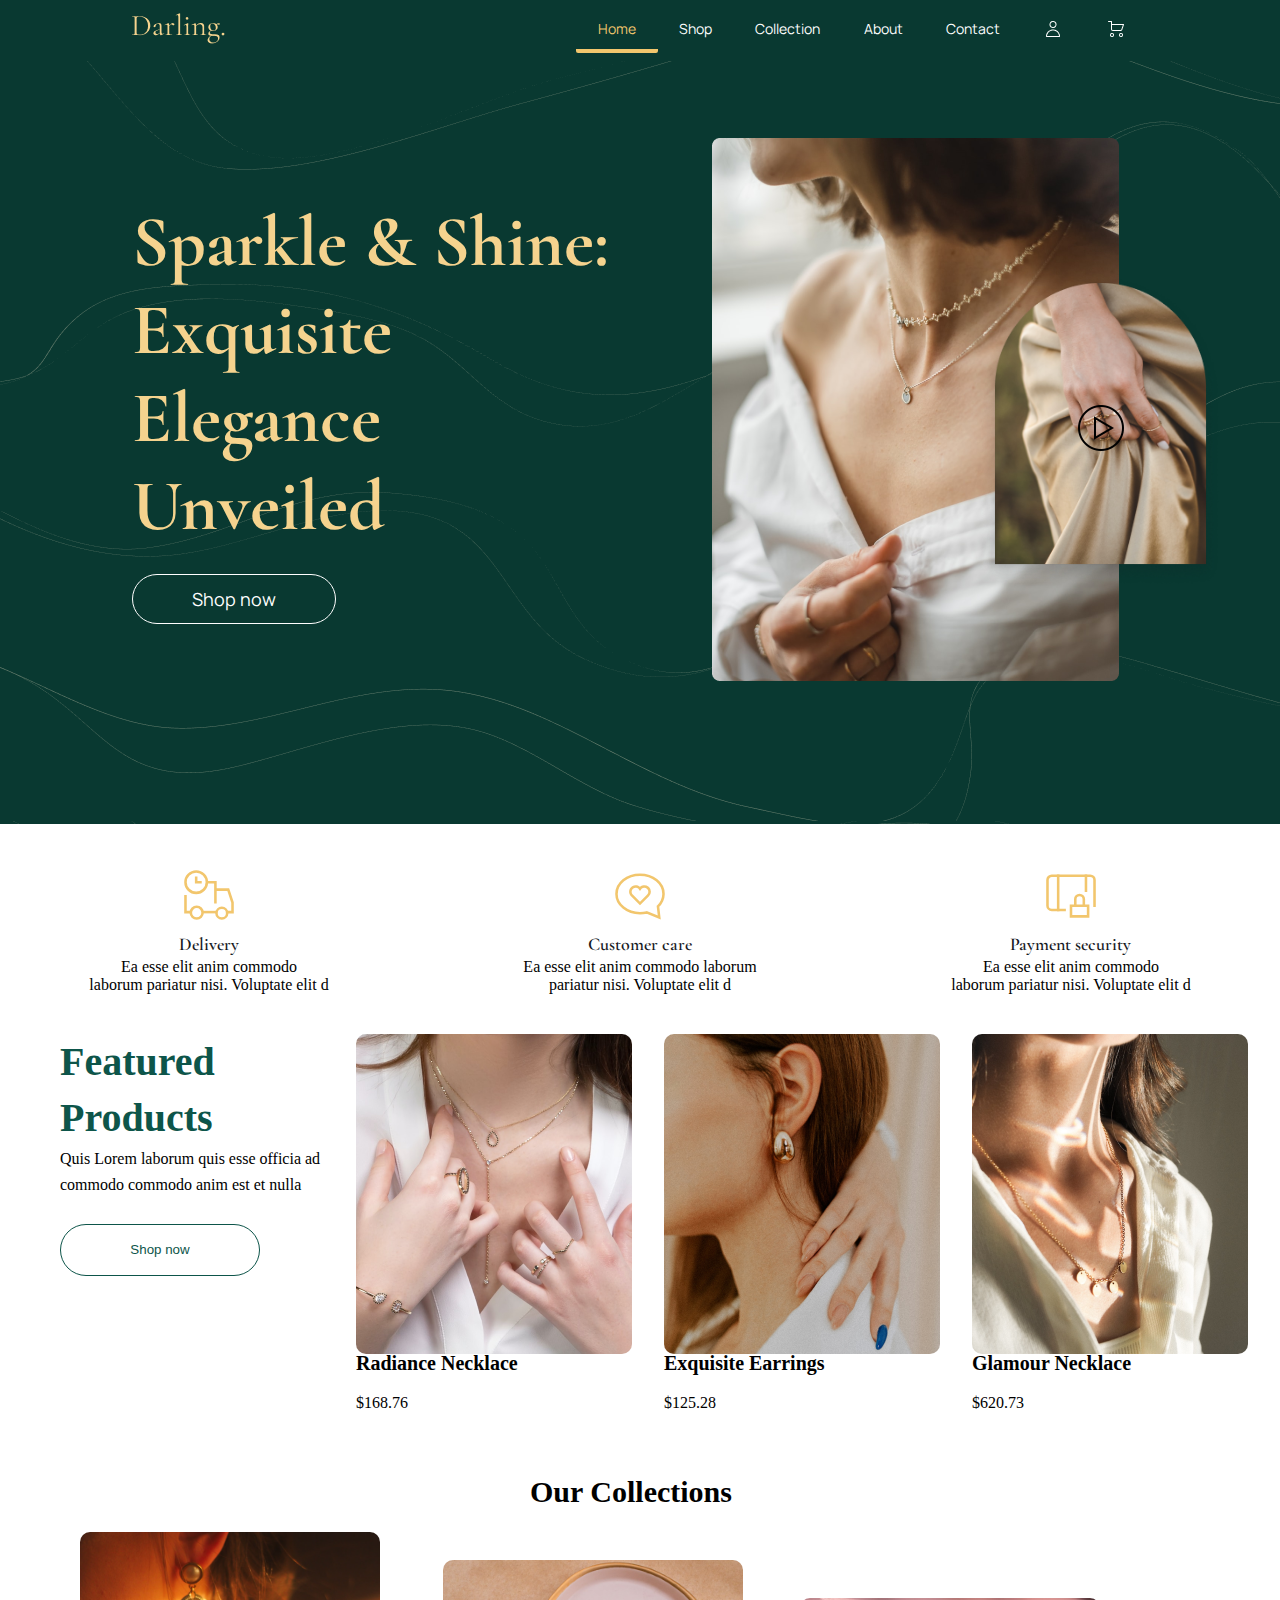
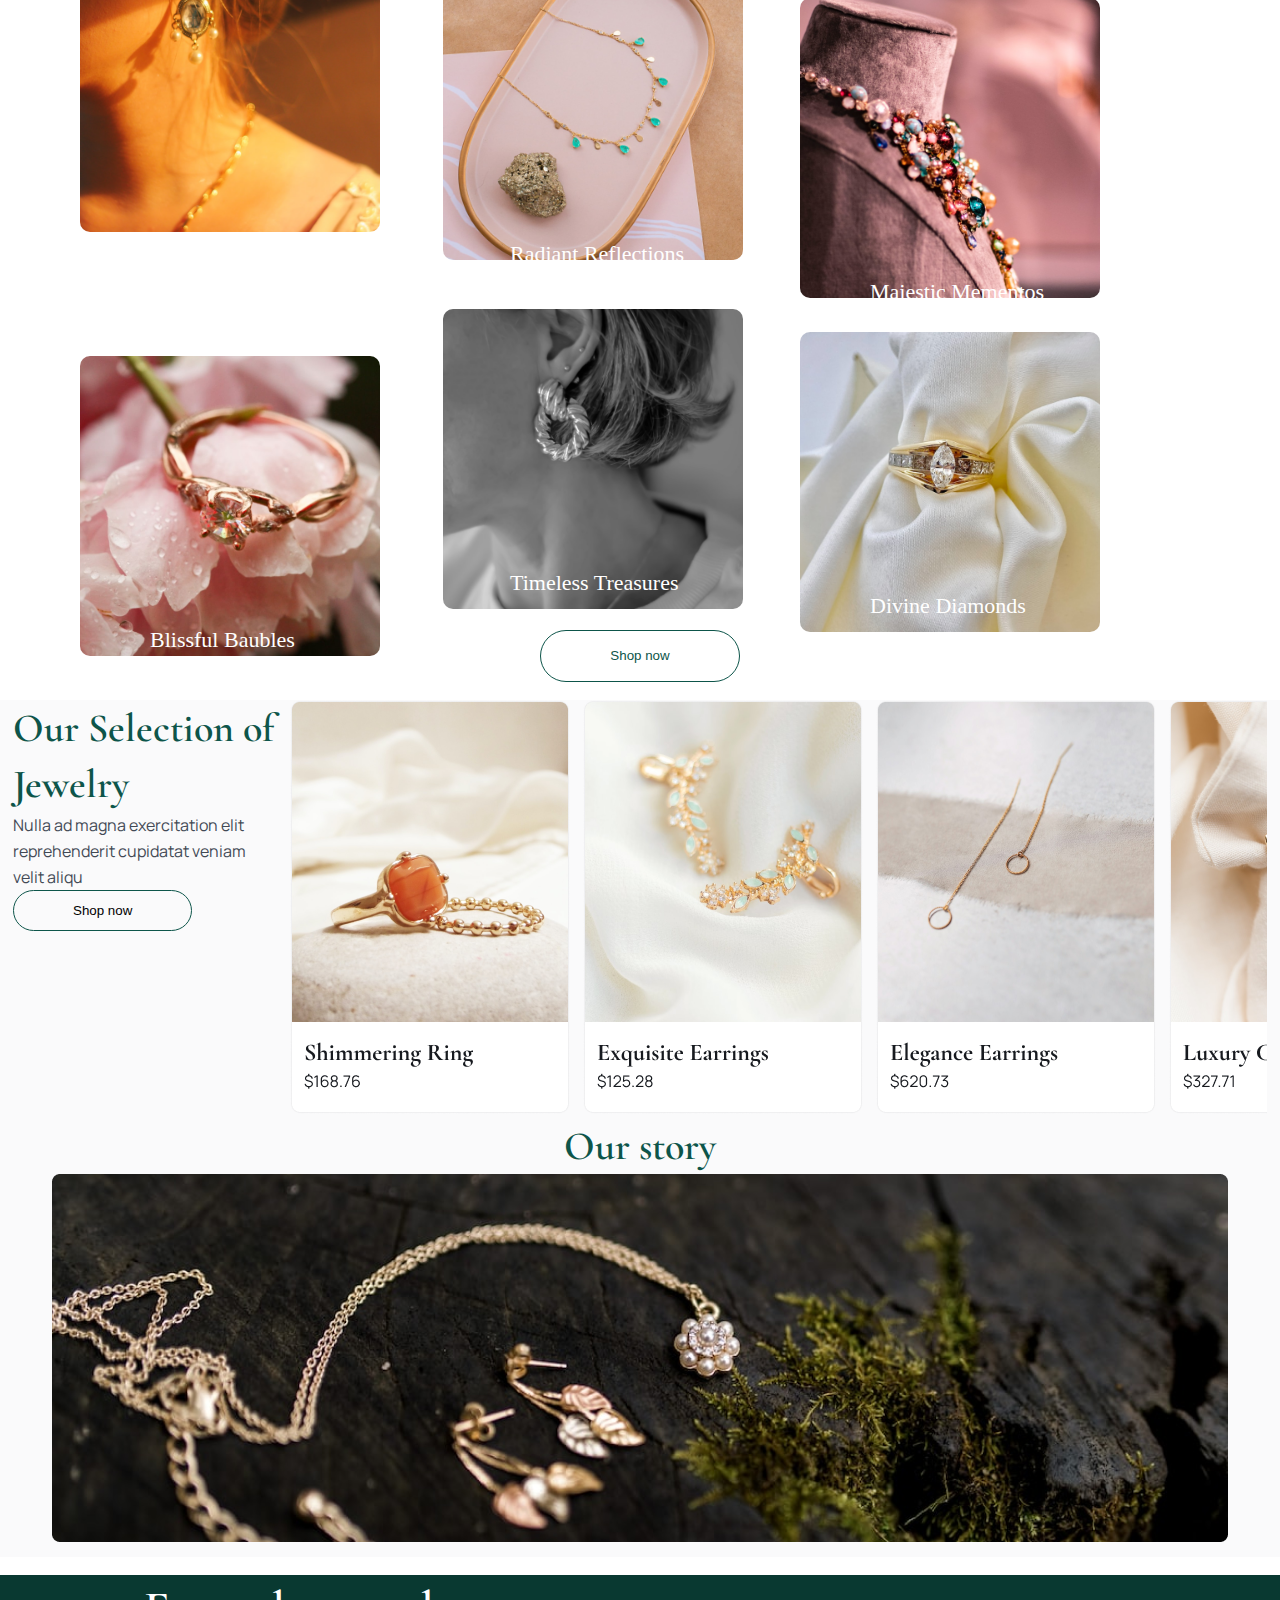
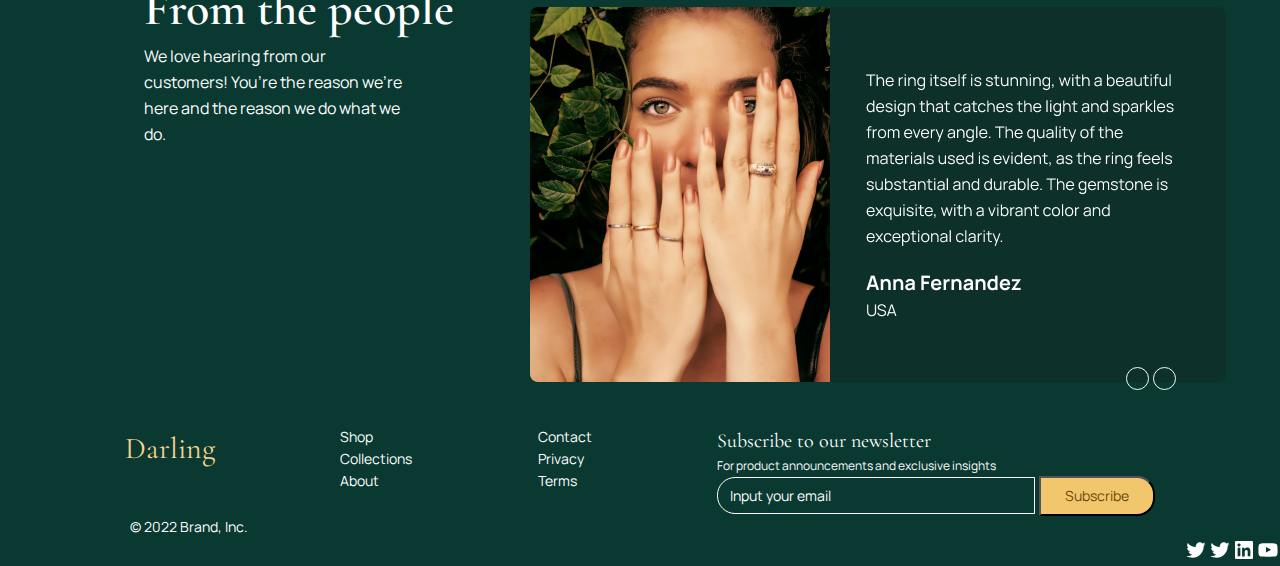
<file: index.html>
<!DOCTYPE html>
<html lang="en">

<head>
    <meta charset="UTF-8">
    <meta name="viewport" content="width=device-width, initial-scale=1.0">
    <link rel="stylesheet" href="./styles.css" />
    <link rel="stylesheet" type="text/css" href="./styles.css">
    <title>Home</title>
</head>

<body class="body">
    <header class="header">
        <nav class="header__nav">
            <figure>
                <img src="./imagenes/Darling.png" alt="logo Darling" />
            </figure>
            <ul class="header__links">
                <li class="active"><a href="./index.html">Home</a></li>
                <li><a href="./pages/ShoProducts.html">Shop</a></li>
                <li><a href="">Collection</a></li>
                <li><a href="">About</a></li>
                <li><a href="">Contact</a></li>
                <li><img src="./assest/Profile 1.png" alt="logo usuario" /></li>
                <li>
                    <img id="btnCart" src="./assest/Shopping cart 1.png" alt="cart" />
                </li>
            </ul>
            <button id="btn-mobile">
                <span class="material-symbols-outlined"> Menu </span>
            </button>
        </nav>
        <section class="header__banner">
            <section>
                <h1>Sparkle & Shine: Exquisite Elegance Unveiled</h1>
                <button>Shop now</button>
            </section>
            <figure class="header__images">
                <img class="header__image" src="./assest/Image 1.png" alt="Imagen Banner 1" />
                <div class="header__play">
                    <img class="header__video" src="./assest/Image 2.png" alt="Imagen Banner 2" />
                    <img class="header__playbutton" src="./assest/reproducir.png" alt="Button play" />
                </div>
            </figure>
        </section>
    </header>


    <section class="layout">
        <div class="grow1">
            <svg xmlns="http://www.w3.org/2000/svg" width="62" height="62" viewBox="0 0 62 62" fill="none">
                <path d="M37.4138 25.6552L50.2414 25.6552L54.5173 38.4828L54.5173 48.1035H49.0655" stroke="#F2C66D"
                    stroke-width="2.56552" stroke-miterlimit="10" />
                <path d="M38.5896 48.1035H24.5615" stroke="#F2C66D" stroke-width="2.56552" stroke-miterlimit="10" />
                <path d="M28.8621 18.1724L37.4138 18.1724L37.4138 39.5517" stroke="#F2C66D" stroke-width="2.56552"
                    stroke-miterlimit="10" />
                <path d="M12.8275 48.1034H7.48267L7.48267 31" stroke="#F2C66D" stroke-width="2.56552"
                    stroke-miterlimit="10" />
                <path
                    d="M18.7069 54.5172C21.954 54.5172 24.5863 51.885 24.5863 48.6379C24.5863 45.3909 21.954 42.7586 18.7069 42.7586C15.4599 42.7586 12.8276 45.3909 12.8276 48.6379C12.8276 51.885 15.4599 54.5172 18.7069 54.5172Z"
                    stroke="#F2C66D" stroke-width="2.56552" stroke-miterlimit="10" stroke-linecap="square" />
                <path
                    d="M43.8275 54.5172C46.7794 54.5172 49.1723 52.1243 49.1723 49.1724C49.1723 46.2205 46.7794 43.8276 43.8275 43.8276C40.8756 43.8276 38.4827 46.2205 38.4827 49.1724C38.4827 52.1243 40.8756 54.5172 43.8275 54.5172Z"
                    stroke="#F2C66D" stroke-width="2.56552" stroke-miterlimit="10" stroke-linecap="square" />
                <path
                    d="M18.1723 28.8621C24.0761 28.8621 28.862 24.0761 28.862 18.1724C28.862 12.2687 24.0761 7.48276 18.1723 7.48276C12.2686 7.48276 7.48267 12.2687 7.48267 18.1724C7.48267 24.0761 12.2686 28.8621 18.1723 28.8621Z"
                    stroke="#F2C66D" stroke-width="2.56552" stroke-miterlimit="10" stroke-linecap="square" />
                <path d="M18.1724 13.8965V18.1724H22.4482" stroke="#F2C66D" stroke-width="2.56552"
                    stroke-miterlimit="10" stroke-linecap="square" />
            </svg>
            <p class="titulo-iconos">Delivery</p>
            <p class="texto-debajo-icono">
                Ea esse elit anim commodo<br> laborum pariatur nisi. Voluptate elit d
            </p>
        </div>
        <div class="grow1">
            <svg xmlns="http://www.w3.org/2000/svg" width="62" height="62" viewBox="0 0 62 62" fill="none">
                <path
                    d="M48.9585 42.331C50.6815 40.7524 52.0635 38.838 53.0194 36.7055C53.9753 34.5731 54.485 32.2677 54.5172 29.931C54.5172 19.3483 44.0413 10.6897 30.9999 10.6897C17.9585 10.6897 7.48267 19.3483 7.48267 29.931C7.48267 40.5138 17.9585 49.1724 30.9999 49.1724C33.2283 49.1406 35.4481 48.89 37.6275 48.4241L50.2413 53.4483L48.9585 42.331Z"
                    stroke="#F2C66D" stroke-width="2.56552" stroke-miterlimit="10" stroke-linecap="square" />
                <path
                    d="M39.0836 23.9908C38.5348 23.4394 37.8701 23.0172 37.1377 22.7549C36.4053 22.4925 35.6236 22.3966 34.8495 22.4741C34.0754 22.5516 33.3283 22.8005 32.6625 23.2028C31.9966 23.6052 31.4288 24.1508 31.0001 24.8C30.5934 24.1884 30.0629 23.6689 29.443 23.2749C28.8231 22.881 28.1275 22.6213 27.4011 22.5128C26.6747 22.4042 25.9336 22.4491 25.2256 22.6447C24.5176 22.8402 23.8584 23.1819 23.2907 23.6479C22.7229 24.1139 22.2591 24.6937 21.9292 25.3499C21.5993 26.0062 21.4107 26.7243 21.3754 27.4579C21.3402 28.1916 21.4591 28.9245 21.7246 29.6093C21.99 30.2942 22.3961 30.9157 22.9166 31.434L31.0001 39.5517L39.0847 31.4383C40.0689 30.4488 40.6212 29.1099 40.621 27.7143C40.6208 26.3187 40.0681 24.98 39.0836 23.9908Z"
                    stroke="#F2C66D" stroke-width="2.56552" stroke-miterlimit="10" stroke-linecap="square" />
            </svg>
            <p class="titulo-iconos">Customer care</p>
            <p class="texto-debajo-icono">
                Ea esse elit anim commodo laborum <br>
                pariatur nisi. Voluptate elit d
            </p>
        </div>
        <div class="grow1">
            <svg xmlns="http://www.w3.org/2000/svg" width="62" height="62" viewBox="0 0 62 62" fill="none">
                <path d="M48.1034 41.6897L31 41.6897L31 52.3793H48.1034V41.6897Z" stroke="#F2C66D"
                    stroke-width="2.56552" stroke-miterlimit="10" stroke-linecap="square" />
                <path
                    d="M35.2759 41.6897V35.2759C35.2759 32.9241 37.2 31 39.5517 31C41.9035 31 43.8276 32.9241 43.8276 35.2759V41.6897"
                    stroke="#F2C66D" stroke-width="2.56552" stroke-miterlimit="10" stroke-linecap="square" />
                <path
                    d="M24.5861 45.9655L11.7585 45.9655C9.39718 45.9655 7.48267 44.051 7.48267 41.6896L7.48267 16.0345C7.48267 13.6731 9.39718 11.7586 11.7585 11.7586L50.2413 11.7586C52.6026 11.7586 54.5172 13.6731 54.5172 16.0345L54.5172 41.6896"
                    stroke="#F2C66D" stroke-width="2.56552" stroke-miterlimit="10" stroke-linecap="square" />
                <path d="M18.1724 11.7586L18.1724 45.9655" stroke="#F2C66D" stroke-width="2.56552"
                    stroke-miterlimit="10" stroke-linecap="square" />
                <path d="M45.9656 11.7586L45.9656 26.7241" stroke="#F2C66D" stroke-width="2.56552"
                    stroke-miterlimit="10" stroke-linecap="square" />
            </svg>
            <p class="titulo-iconos">Payment security</p>
            <p class="texto-debajo-icono">
                Ea esse elit anim commodo <br>
                laborum pariatur nisi. Voluptate elit d
            </p>

        </div>
    </section>
        <section class="featured">
            <div class="imgenes-list">

            <h2 class="h2">Featured Products</h2>
            <p class="h2_text">Quis Lorem laborum quis esse officia ad commodo commodo anim est et nulla</p>
            <button type="submit" class="boton2">Shop now</button>
            </div>
            <div class="imgenes-list">
                    <img src="./assest/jewelry.png" class="jewelryy">
                    <p class="texxto">Radiance Necklace</p>
                    <p class="precio">$168.76</p>
            </div>
                    <div class="imgenes-list">
                    <img src="./assest/jewelry 2.png" class="jewelryy">
                    <p class="texxto">Exquisite Earrings</p>
                    <p class="precio">$125.28</p>
                    </div>
                    <div class="imgenes-list">
                    <img src="./assest/jewelry 1.png" class="jewelryy">
                    <p class="texxto">Glamour Necklace</p>
                    <p class="precio">$620.73</p>
                    </div>
            </div>
        </section>
        <br>
        <br>
        <section>
            <h3 class="collection">Our Collections</h3>
            <figure class="figure">
                <img src="./assest/Collections 1-a.png" class="im1">
                <p class="texto1">Luxurious Lustre</p>
            </figure>
            <figure class="figure">
                <img src="./assest/Collections 2-a.png" class="im2">
                <p class="texto2">Radiant Reflections</p>
            </figure>
            <figure class="figure">
                <img src="./assest/Collections 3-a.png" class="im3">
                <p class="texto3">Majestic Mementos</p>
            </figure>
            <figure class="figure">
                <img src="./assest/Collections 1-b.png" class="im4">
                <p class="texto4">Blissful Baubles</p>
            </figure>
            <figure class="figure">
                <img src="./assest/Collections 2-b.png" class="im5">
                <p class="texto5">Timeless Treasures</p>
            </figure>
            <figure class="figure">
                <img src="./assest/Collections 3-b.png" class="im6">
                <p class="texto6">Divine Diamonds</p>
            </figure>
            <button type="button" class="botonx">Shop now</button>
        </section>
    </main>
    <br>
    <section id="accesorios">
        <div class="listaImagenes">
            <div class="texto_1">
                <p id="titulo3">
                    Our Selection of Jewelry
                </p>
                <p id="texto3">
                    Nulla ad magna exercitation elit reprehenderit
                    cupidatat veniam <br>velit aliqu
                </p>


                </p>
                <button type="button" id="boton3">Shop now</button>
            </div>
            <div class="img-uno">
                <img src="./imagenes/primera.png" alt="">
            </div>
            <div class="img-uno">
                <img src="./imagenes/segunda.png" alt="">
            </div>
            <div class="img-uno">
                <img src="./imagenes/tercera.png" alt="">
            </div>
            <div class="img-uno"> <img src="./imagenes/cuarta.png" alt="">
            </div>
        </div>
        <div class="ourStory">
            <p id="texto4">
                Our story
            </p>
            <div class="img_5">
                <img src="./imagenes/ourStory.png" alt="">
            </div>

            <!-- <svg xmlns="http://www.w3.org/2000/svg" width="32" height="32" viewBox="0 0 32 32" fill="none">
                <path d="M8.25 27.0714L8.25 4.92859L24.8571 16L8.25 27.0714Z" stroke="#171A1F" stroke-width="2.65714"
                    stroke-miterlimit="10" stroke-linecap="square" />
            </svg> -->

        </div>
    </section>
    <br>
    <footer id="footer-completo">
        <section class="layout-footer">
            <div>
                <p class="from-people">
                    From the people
                </p>
                <p class="texto-people">
                    We love hearing from our customers!
                    You’re the reason we’re here and the reason we do what we do.

                </p>
            </div>
            <div>
                <img src="./imagenes/imagen footer.png" alt="">
                <svg xmlns="http://www.w3.org/2000/svg" width="32" height="32" viewBox="0 0 32 32" fill="none">
                    <path
                        d="M21.9534 6.45341L19.875 4.375L8.25 16L19.875 27.625L21.9534 25.5466L12.4068 16L21.9534 6.45341Z"
                        fill="#EFFDFA" />
                </svg>
                <svg xmlns="http://www.w3.org/2000/svg" width="32" height="32" viewBox="0 0 32 32" fill="none">
                    <path
                        d="M9.5415 25.5466L11.6199 27.625L23.2449 16L11.6199 4.375L9.5415 6.45341L19.088 16L9.5415 25.5466Z"
                        fill="#EFFDFA" />
                </svg>
            </div>
        </section>



        <div class="footer-sin-imagen">

            <div class="footer-menu">
                <p class="darling">
                    Darling
                </p>
                <div class="primera-parte">
                    <ul>
                        <li> <a href=""> Shop </a></li>
                        <li> <a href=""> Collections</a></li>
                        <li> <a href=""> About </a></li>

                    </ul>
                </div>
                <div class="segunda-parte">
                    <ul>
                        <li> <a href=""> Contact</a></li>
                        <li> <a href=""> Privacy</a></li>
                        <li> <a href=""> Terms </a></li>
                    </ul>
                </div>
                <div class="tercera-parte-menu">
                    <form action="">

                        <p id="titulo-formulario">
                            Subscribe to our newsletter
                        </p>
                        <p id="texto-formulario">
                            For product announcements and exclusive insights

                        </p>
                        <input type="email" value="Input your email" id="input1">
                        <button type="submit" id="boton">Subscribe</button>
                    </form>
                </div>

            </div>
            <p class="texto-parte-abajo">
                © 2022 Brand, Inc.
            </p>
            <div class="iconos-redes">

                <div>
                    <svg xmlns="http://www.w3.org/2000/svg" width="24" height="24" viewBox="0 0 24 24" fill="none">
                        <path
                            d="M21.6 6.06001C20.88 6.36001 20.16 6.60001 19.32 6.66001C20.16 6.18001 20.76 5.40001 21.06 4.50001C20.28 4.98001 19.44 5.28001 18.54 5.46001C17.82 4.68001 16.8 4.20001 15.72 4.20001C13.56 4.20001 11.76 5.94001 11.76 8.16001C11.76 8.46001 11.82 8.76001 11.88 9.06001C8.57997 8.88001 5.69997 7.32001 3.71997 4.92001C3.35997 5.52001 3.17997 6.18001 3.17997 6.90001C3.17997 8.28001 3.89997 9.48001 4.91997 10.2C4.25997 10.2 3.65997 10.02 3.11997 9.72001V9.78001C3.11997 11.7 4.49997 13.26 6.29997 13.62C5.93997 13.68 5.63997 13.74 5.27997 13.74C5.03997 13.74 4.79997 13.74 4.55997 13.68C5.03997 15.24 6.53997 16.38 8.21997 16.44C6.89997 17.52 5.15997 18.12 3.29997 18.12C2.99997 18.12 2.63997 18.12 2.33997 18.06C4.13997 19.14 6.23997 19.8 8.45997 19.8C15.72 19.8 19.68 13.8 19.68 8.58001C19.68 8.40001 19.68 8.22001 19.68 8.10001C20.4 7.50001 21.06 6.84001 21.6 6.06001Z"
                            fill="white" />
                    </svg>
                </div>
                <div>
                    <svg xmlns="http://www.w3.org/2000/svg" width="24" height="24" viewBox="0 0 24 24" fill="none">
                        <path
                            d="M21.6 6.06001C20.88 6.36001 20.16 6.60001 19.32 6.66001C20.16 6.18001 20.76 5.40001 21.06 4.50001C20.28 4.98001 19.44 5.28001 18.54 5.46001C17.82 4.68001 16.8 4.20001 15.72 4.20001C13.56 4.20001 11.76 5.94001 11.76 8.16001C11.76 8.46001 11.82 8.76001 11.88 9.06001C8.57997 8.88001 5.69997 7.32001 3.71997 4.92001C3.35997 5.52001 3.17997 6.18001 3.17997 6.90001C3.17997 8.28001 3.89997 9.48001 4.91997 10.2C4.25997 10.2 3.65997 10.02 3.11997 9.72001V9.78001C3.11997 11.7 4.49997 13.26 6.29997 13.62C5.93997 13.68 5.63997 13.74 5.27997 13.74C5.03997 13.74 4.79997 13.74 4.55997 13.68C5.03997 15.24 6.53997 16.38 8.21997 16.44C6.89997 17.52 5.15997 18.12 3.29997 18.12C2.99997 18.12 2.63997 18.12 2.33997 18.06C4.13997 19.14 6.23997 19.8 8.45997 19.8C15.72 19.8 19.68 13.8 19.68 8.58001C19.68 8.40001 19.68 8.22001 19.68 8.10001C20.4 7.50001 21.06 6.84001 21.6 6.06001Z"
                            fill="white" />
                    </svg>
                </div>
                <div>
                    <svg xmlns="http://www.w3.org/2000/svg" width="24" height="24" viewBox="0 0 24 24" fill="none">
                        <path
                            d="M19.8 3L4.2 3C3.88174 3 3.57652 3.12643 3.35147 3.35147C3.12643 3.57652 3 3.88174 3 4.2L3 19.8C3 20.1183 3.12643 20.4235 3.35147 20.6485C3.57652 20.8736 3.88174 21 4.2 21L19.8 21C20.1183 21 20.4235 20.8736 20.6485 20.6485C20.8736 20.4235 21 20.1183 21 19.8L21 4.2C21 3.88174 20.8736 3.57652 20.6485 3.35147C20.4235 3.12643 20.1183 3 19.8 3ZM8.3322 18.3564H5.6244L5.6244 9.75H8.3322L8.3322 18.3564ZM6.978 8.5686C6.6667 8.56765 6.36266 8.47447 6.10429 8.30083C5.84591 8.1272 5.64479 7.88088 5.52632 7.59301C5.40784 7.30513 5.37734 6.9886 5.43865 6.6834C5.49996 6.3782 5.65035 6.09801 5.8708 5.87822C6.09126 5.65843 6.37191 5.5089 6.67729 5.44852C6.98268 5.38814 7.29912 5.41961 7.58663 5.53895C7.87414 5.6583 8.11984 5.86018 8.29269 6.11908C8.46555 6.37798 8.5578 6.6823 8.5578 6.9936C8.55788 7.20086 8.51704 7.40609 8.43761 7.59753C8.35819 7.78897 8.24175 7.96284 8.09497 8.10917C7.9482 8.2555 7.77397 8.37141 7.58229 8.45025C7.39062 8.52909 7.18526 8.56931 6.978 8.5686ZM18.3726 18.3564H15.72V14.1936C15.72 13.1814 15.72 11.9436 14.31 11.9436C12.9 11.9436 12.7302 13.0128 12.7302 14.1372V18.4128H10.08L10.08 9.75L12.5616 9.75V10.9314H12.618C12.8739 10.4889 13.2453 10.1243 13.6925 9.87657C14.1396 9.62885 14.6457 9.50732 15.1566 9.525C17.8644 9.525 18.372 11.325 18.372 13.6314L18.3726 18.3564Z"
                            fill="white" />
                    </svg>
                </div>
                <div>
                    <svg xmlns="http://www.w3.org/2000/svg" width="24" height="24" viewBox="0 0 24 24" fill="none">
                        <path
                            d="M21.42 8.15997C21.42 8.15997 21.24 6.83997 20.64 6.23997C19.92 5.45997 19.08 5.45997 18.72 5.39997C16.02 5.21997 12 5.21997 12 5.21997C12 5.21997 7.98002 5.21997 5.28002 5.39997C4.92002 5.45997 4.08002 5.45997 3.36002 6.23997C2.76002 6.83997 2.58002 8.15997 2.58002 8.15997C2.58002 8.15997 2.40002 9.71997 2.40002 11.28L2.40002 12.72C2.40002 14.28 2.58002 15.84 2.58002 15.84C2.58002 15.84 2.76002 17.16 3.36002 17.76C4.08002 18.54 5.04002 18.48 5.46002 18.6C7.02002 18.72 12 18.78 12 18.78C12 18.78 16.02 18.78 18.72 18.6C19.08 18.54 19.92 18.54 20.64 17.76C21.24 17.16 21.42 15.84 21.42 15.84C21.42 15.84 21.6 14.28 21.6 12.72L21.6 11.28C21.6 9.71997 21.42 8.15997 21.42 8.15997ZM10.02 14.52L10.02 9.11997L15.18 11.82L10.02 14.52Z"
                            fill="white" />
                    </svg>
                </div>
            </div>
        </div>

    </footer>

    <script src="../scripts/modalCart.js"></script>
</body>

</html>
</file>
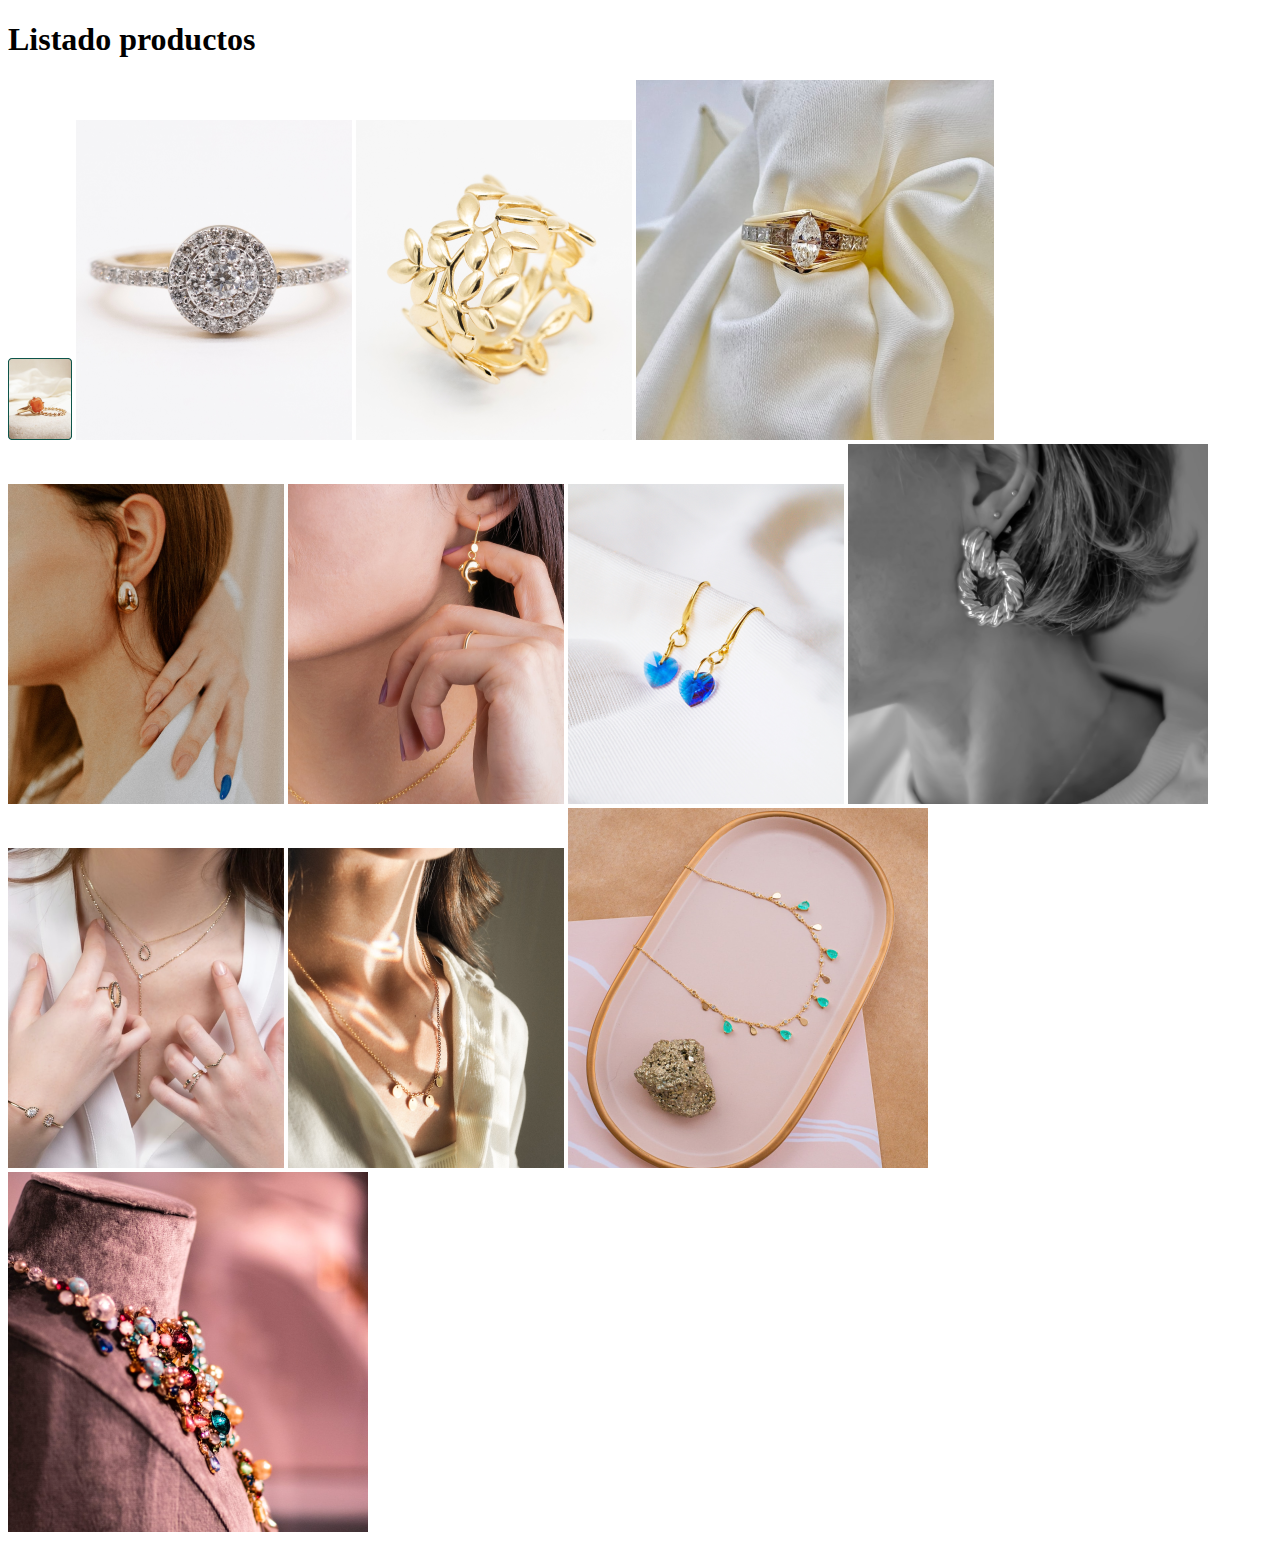
<file: entregaTres/accesorios.html>
<!DOCTYPE html>
<html lang="es">
<head>
    <meta charset="UTF-8">
    <meta name="viewport" content="width=device-width, initial-scale=1.0">
    <title>Script productos</title>
</head>
<body>
    <h1>
        Listado productos
    </h1>
    <script src="./accesorios.js"></script>
    <img src="./imagenes/anillo1.png" alt="">
    <img src="./imagenes/anillos2.png" alt="">
    <img src="./imagenes/anillo3.png" alt="">
    <img src="./imagenes/anillo4.png" alt="">
    <img src="./imagenes/aretes1.png" alt="">
    <img src="./imagenes/arete2.png" alt="">
    <img src="./imagenes/aretes3.png" alt="">
    <img src="./imagenes/aretes4.png" alt="">
    <img src="./imagenes/cadena1.png" alt="">
    <img src="./imagenes/cadena2.png" alt="">
    <img src="./imagenes/collar1.png" alt="">
    <img src="./imagenes/collar2.png" alt="">
</body>
</html>
</file>
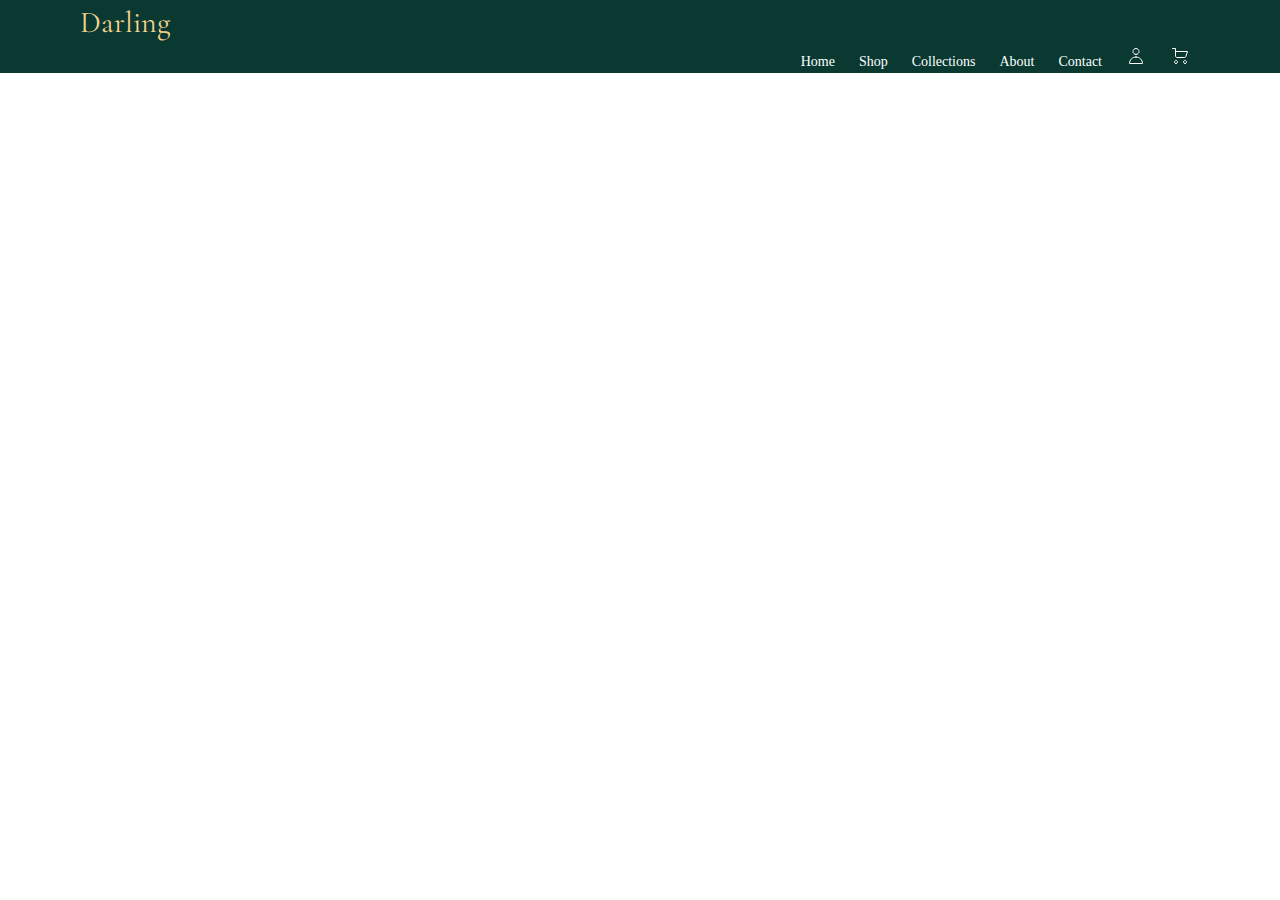
<file: pages/barraNav.html>
<!DOCTYPE html>
<html lang="es">
<head>
    <meta charset="UTF-8">
    <meta name="viewport" content="width=device-width, initial-scale=1.0">
    <link rel="stylesheet" href="../styles/barraNavegacion.css">
    <title>Navbar</title>
</head>

<body>
    <header class="header">
    <p id="darling-nav">
        Darling
    </p>
    <nav class="navbar">
        <ul class="nav-link">
            <li> <a href="">
                    Home
                </a></li>

            <li> <a href="">
                    Shop
                </a></li>
            <li> <a href="">
                    Collections
                </a></li>
            <li> <a href="">
                    About
                </a></li>
            <li> <a href="">
                    Contact
                </a></li>
            <li> <a href="">
                    <svg xmlns="http://www.w3.org/2000/svg" width="20" height="20" viewBox="0 0 20 20" fill="none">
                        <path
                            d="M10 8.5C11.6569 8.5 13 7.15685 13 5.5C13 3.84315 11.6569 2.5 10 2.5C8.34315 2.5 7 3.84315 7 5.5C7 7.15685 8.34315 8.5 10 8.5Z"
                            stroke="white" stroke-linecap="round" stroke-linejoin="round" />
                        <path
                            d="M10 11C8.27609 11 6.62279 11.6848 5.40381 12.9038C4.18482 14.1228 3.5 15.7761 3.5 17.5L16.5 17.5C16.5 15.7761 15.8152 14.1228 14.5962 12.9038C13.3772 11.6848 11.7239 11 10 11Z"
                            stroke="white" stroke-linecap="round" stroke-linejoin="round" />
                    </svg>
                </a></li>
            <li> <a href="">
                    <svg xmlns="http://www.w3.org/2000/svg" width="20" height="20" viewBox="0 0 20 20" fill="none">
                        <path
                            d="M2.5 2.5L5.5 2.5L5.5 10C5.5 10.828 6.172 11.5 7 11.5L14.419 11.5C15.065 11.5 15.638 11.087 15.842 10.474L17.5 5.5L5.5 5.5"
                            stroke="white" stroke-linecap="round" stroke-linejoin="round" />
                        <path
                            d="M6 17.5C6.82843 17.5 7.5 16.8284 7.5 16C7.5 15.1716 6.82843 14.5 6 14.5C5.17157 14.5 4.5 15.1716 4.5 16C4.5 16.8284 5.17157 17.5 6 17.5Z"
                            stroke="white" stroke-linecap="round" stroke-linejoin="round" />
                        <path
                            d="M15 17.5C15.8284 17.5 16.5 16.8284 16.5 16C16.5 15.1716 15.8284 14.5 15 14.5C14.1716 14.5 13.5 15.1716 13.5 16C13.5 16.8284 14.1716 17.5 15 17.5Z"
                            stroke="white" stroke-linecap="round" stroke-linejoin="round" />
                    </svg>
                </a></li>
        </ul>
    </nav>
    </header>
</body>

</html>
</file>
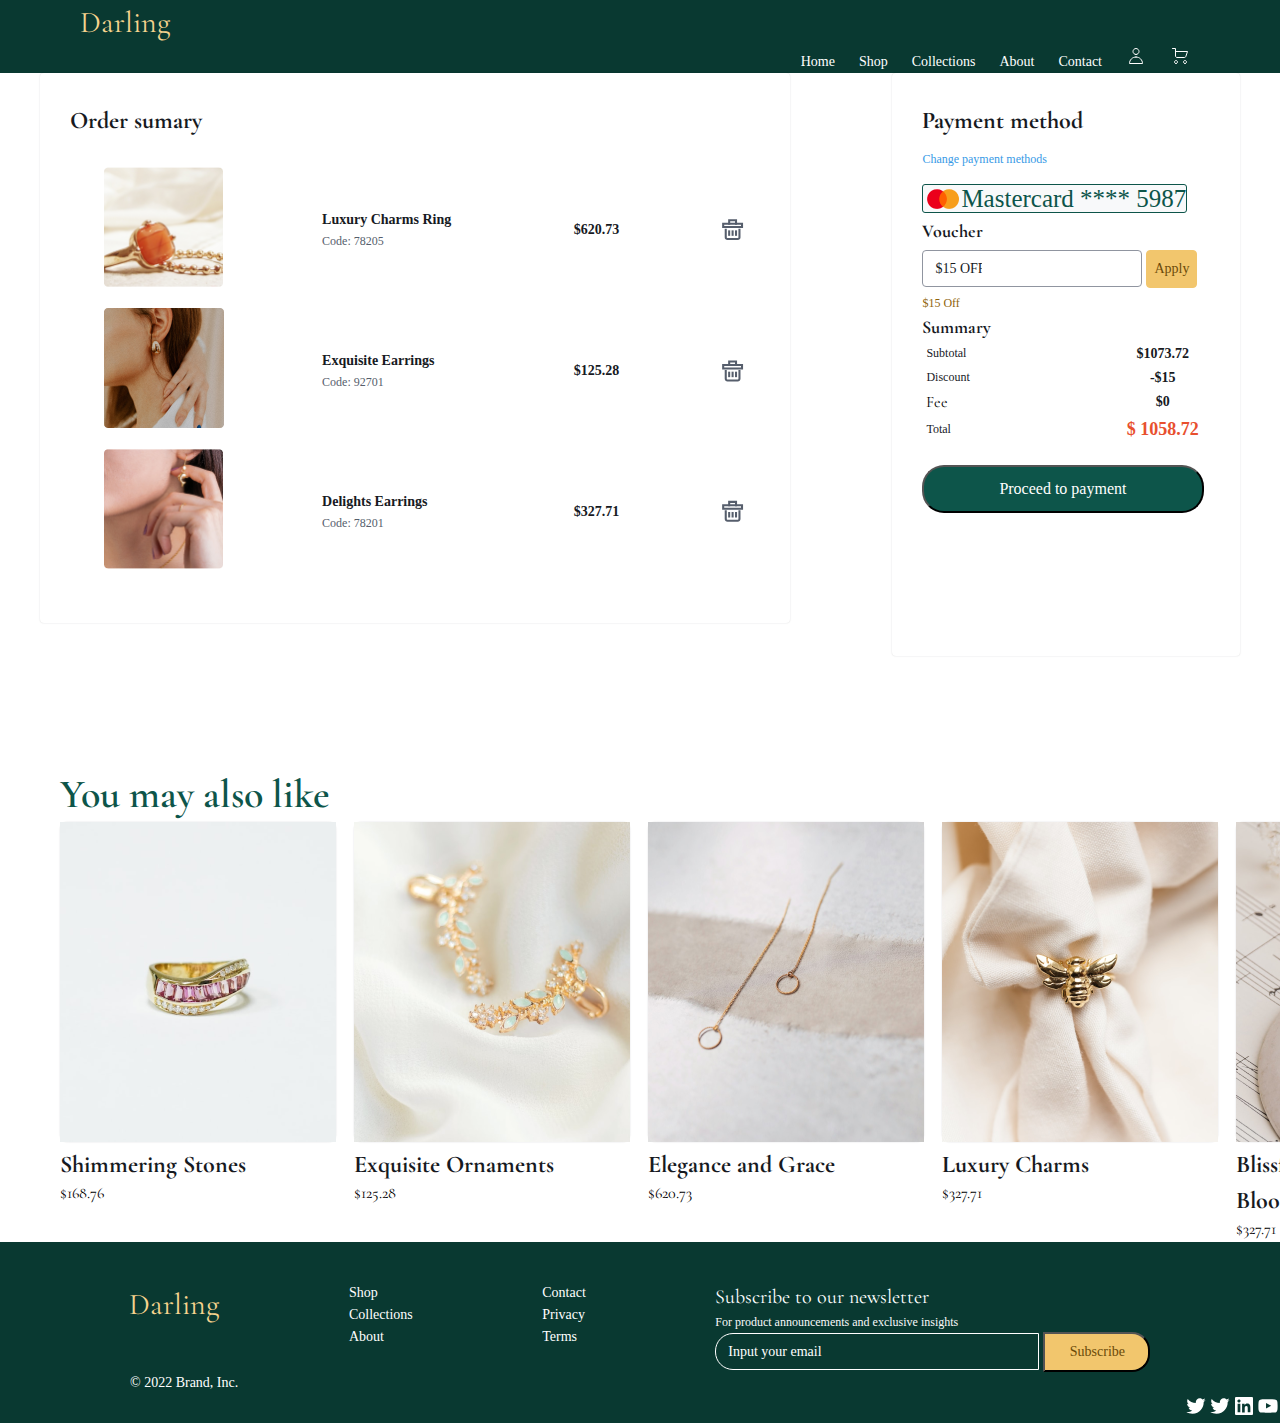
<file: pages/checkout.html>
<!DOCTYPE html>
<html lang="es">

<head>
    <meta charset="UTF-8">
    <meta name="viewport" content="width=device-width, initial-scale=1.0">
    <link rel="stylesheet" href="../styles/quintavIsta.css">
    <title>Quinta vista</title>
</head>

<body>

        <header class="header">
            <p id="darling-nav">
                Darling
            </p>
            <nav class="navbar">
                <ul class="nav-link">
                    <li> <a href="">
                            Home
                        </a></li>
        
                    <li> <a href="">
                            Shop
                        </a></li>
                    <li> <a href="">
                            Collections
                        </a></li>
                    <li> <a href="">
                            About
                        </a></li>
                    <li> <a href="">
                            Contact
                        </a></li>
                    <li> <a href="">
                            <svg xmlns="http://www.w3.org/2000/svg" width="20" height="20" viewBox="0 0 20 20" fill="none">
                                <path
                                    d="M10 8.5C11.6569 8.5 13 7.15685 13 5.5C13 3.84315 11.6569 2.5 10 2.5C8.34315 2.5 7 3.84315 7 5.5C7 7.15685 8.34315 8.5 10 8.5Z"
                                    stroke="white" stroke-linecap="round" stroke-linejoin="round" />
                                <path
                                    d="M10 11C8.27609 11 6.62279 11.6848 5.40381 12.9038C4.18482 14.1228 3.5 15.7761 3.5 17.5L16.5 17.5C16.5 15.7761 15.8152 14.1228 14.5962 12.9038C13.3772 11.6848 11.7239 11 10 11Z"
                                    stroke="white" stroke-linecap="round" stroke-linejoin="round" />
                            </svg>
                        </a></li>
                    <li> <a href="">
                            <svg id="btnCart" xmlns="http://www.w3.org/2000/svg" width="20" height="20" viewBox="0 0 20 20" fill="none">
                                <path
                                    d="M2.5 2.5L5.5 2.5L5.5 10C5.5 10.828 6.172 11.5 7 11.5L14.419 11.5C15.065 11.5 15.638 11.087 15.842 10.474L17.5 5.5L5.5 5.5"
                                    stroke="white" stroke-linecap="round" stroke-linejoin="round" />
                                <path
                                    d="M6 17.5C6.82843 17.5 7.5 16.8284 7.5 16C7.5 15.1716 6.82843 14.5 6 14.5C5.17157 14.5 4.5 15.1716 4.5 16C4.5 16.8284 5.17157 17.5 6 17.5Z"
                                    stroke="white" stroke-linecap="round" stroke-linejoin="round" />
                                <path
                                    d="M15 17.5C15.8284 17.5 16.5 16.8284 16.5 16C16.5 15.1716 15.8284 14.5 15 14.5C14.1716 14.5 13.5 15.1716 13.5 16C13.5 16.8284 14.1716 17.5 15 17.5Z"
                                    stroke="white" stroke-linecap="round" stroke-linejoin="round" />
                            </svg>
                        </a></li>
                </ul>
            </nav>
    </header>
    <main class="contenidoPrincipal">
        <div class="dos-container">
            <div class="order-sumary">
                <p class="order-s"> Order sumary</p>
                <div class="tabla">
                    <table id="" tabla>
                        <tr>
                            <th>
                            <td>
                                <img src="../imagenes/Image9.png" alt="">
                            </td>
                            <td>
                                <p class="nombres-joyas">Luxury Charms Ring

                                </p>
                                <p class="codigo"> Code: 78205

                                </p>

                            </td>
                            <td class="precio">
                                $620.73
                            </td>
                            <td>
                                <svg xmlns="http://www.w3.org/2000/svg" width="25" height="25" viewBox="0 0 25 25"
                                    fill="none">
                                    <path d="M8.65143 6.66514V3.23657L15.5086 3.23657V6.66514" stroke="#565E6C"
                                        stroke-width="2.05714" stroke-miterlimit="10" stroke-linecap="square" />
                                    <path
                                        d="M18.9372 12.665V20.3793C18.9372 20.834 18.7566 21.27 18.4351 21.5915C18.1136 21.913 17.6776 22.0936 17.2229 22.0936L6.93719 22.0936C6.48253 22.0936 6.04649 21.913 5.725 21.5915C5.40351 21.27 5.2229 20.834 5.2229 20.3793L5.2229 12.665"
                                        stroke="#565E6C" stroke-width="2.05714" stroke-miterlimit="10"
                                        stroke-linecap="square" />
                                    <path d="M12.08 14.3794V17.808" stroke="#565E6C" stroke-width="2.05714"
                                        stroke-miterlimit="10" stroke-linecap="square" />
                                    <path d="M8.65143 14.3794V17.808" stroke="#565E6C" stroke-width="2.05714"
                                        stroke-miterlimit="10" stroke-linecap="square" />
                                    <path d="M15.5086 14.3794V17.808" stroke="#565E6C" stroke-width="2.05714"
                                        stroke-miterlimit="10" stroke-linecap="square" />
                                    <path d="M21.5086 6.66504L2.65143 6.66504L2.65143 10.0936L21.5086 10.0936V6.66504Z"
                                        stroke="#565E6C" stroke-width="2.05714" stroke-miterlimit="10"
                                        stroke-linecap="square" />
                                </svg>
                            </td>
                            </th>
                        </tr>
                        <tr>
                            <th>
                            <td>
                                <img src="../imagenes/Image10.png" alt="">
                            </td>
                            <td>
                                <p class="nombres-joyas">
                                    Exquisite Earrings
                                </p>
                                <p class="codigo">
                                    Code: 92701
                                </p>
                            </td>
                            <td class="precio">
                                $125.28
                            </td>
                            <td>
                                <svg xmlns="http://www.w3.org/2000/svg" width="25" height="24" viewBox="0 0 25 24"
                                    fill="none">
                                    <path d="M8.65143 5.99498V2.56641L15.5086 2.56641V5.99498" stroke="#565E6C"
                                        stroke-width="2.05714" stroke-miterlimit="10" stroke-linecap="square" />
                                    <path
                                        d="M18.9372 11.995V19.7093C18.9372 20.1639 18.7566 20.6 18.4351 20.9215C18.1136 21.243 17.6776 21.4236 17.2229 21.4236L6.93719 21.4236C6.48253 21.4236 6.04649 21.243 5.725 20.9215C5.40351 20.6 5.2229 20.1639 5.2229 19.7093L5.2229 11.995"
                                        stroke="#565E6C" stroke-width="2.05714" stroke-miterlimit="10"
                                        stroke-linecap="square" />
                                    <path d="M12.08 13.7092V17.1378" stroke="#565E6C" stroke-width="2.05714"
                                        stroke-miterlimit="10" stroke-linecap="square" />
                                    <path d="M8.65143 13.7092V17.1378" stroke="#565E6C" stroke-width="2.05714"
                                        stroke-miterlimit="10" stroke-linecap="square" />
                                    <path d="M15.5086 13.7092V17.1378" stroke="#565E6C" stroke-width="2.05714"
                                        stroke-miterlimit="10" stroke-linecap="square" />
                                    <path d="M21.5086 5.995L2.65143 5.995L2.65143 9.42357L21.5086 9.42357V5.995Z"
                                        stroke="#565E6C" stroke-width="2.05714" stroke-miterlimit="10"
                                        stroke-linecap="square" />
                                </svg>
                            </td>
                            </th>

                        </tr>
                        <tr>
                            <th>
                            <td>
                                <img src="../imagenes/Image11.png" alt="">
                            </td>
                            <td>
                                <p class="nombres-joyas">
                                    Delights Earrings
                                </p>
                                <p class="codigo">
                                    Code: 78201
                                </p>
                            </td>
                            <td class="precio">
                                $327.71
                            </td>
                            <td>
                                <svg xmlns="http://www.w3.org/2000/svg" width="25" height="25" viewBox="0 0 25 25"
                                    fill="none">
                                    <path d="M8.65143 6.32506V2.89648L15.5086 2.89648V6.32506" stroke="#565E6C"
                                        stroke-width="2.05714" stroke-miterlimit="10" stroke-linecap="square" />
                                    <path
                                        d="M18.9372 12.3251V20.0394C18.9372 20.494 18.7566 20.9301 18.4351 21.2515C18.1136 21.573 17.6776 21.7536 17.2229 21.7536L6.93719 21.7536C6.48253 21.7536 6.04649 21.573 5.725 21.2515C5.40351 20.9301 5.2229 20.494 5.2229 20.0394L5.2229 12.3251"
                                        stroke="#565E6C" stroke-width="2.05714" stroke-miterlimit="10"
                                        stroke-linecap="square" />
                                    <path d="M12.08 14.0393V17.4679" stroke="#565E6C" stroke-width="2.05714"
                                        stroke-miterlimit="10" stroke-linecap="square" />
                                    <path d="M8.65143 14.0393V17.4679" stroke="#565E6C" stroke-width="2.05714"
                                        stroke-miterlimit="10" stroke-linecap="square" />
                                    <path d="M15.5086 14.0393V17.4679" stroke="#565E6C" stroke-width="2.05714"
                                        stroke-miterlimit="10" stroke-linecap="square" />
                                    <path d="M21.5086 6.32507L2.65143 6.32507L2.65143 9.75364L21.5086 9.75364V6.32507Z"
                                        stroke="#565E6C" stroke-width="2.05714" stroke-miterlimit="10"
                                        stroke-linecap="square" />
                                </svg>
                            </td>
                            </th>
                        </tr>




                    </table>
                </div>
            </div>

            <div class="formulario-pago">
                <form action="">
                    <p class="titulo-form">
                        Payment method
                    </p>
                    <p class="texto-debajo-titulo-pago">
                        Change payment methods
                    </p>
                    <label for=""> <img src="../imagenes/mastercard.png" alt="">Mastercard **** 5987

                    </label>




                    <p class="segundo-titulo-form">
                        Voucher </p>
                    <input type="text" value="$15 OFF">
                    <button type="submit" class="btn">Apply</button>
                    <p class="precio-dos"> $15 Off</p>

                    <p class="sumary">
                        Summary
                    </p>
                    <table class="tabla-2">
                        <tr>
                            <th>
                            <td class="subtitulo-pagos">
                                Subtotal
                            </td>
                            <td class="precio">
                                $1073.72
                            </td>
                            </th>
                        </tr>
                        <tr>
                            <th>
                            <td class="subtitulo-pagos">
                                Discount
                            </td>
                            <td class="precio">
                                -$15
                            </td>
                            </th>
                        </tr>
                        <tr>
                            <th>
                            <td>
                                Fee
                            </td>
                            <td class="precio">
                                $0
                            </td>
                            </th>
                        </tr>
                        <tr>
                            <th>
                            <td>
                                <p class="subtitulo-pagos">
                                    Total
                                </p>
                            </td>
                            <td>
                                <p class="precio-tres">
                                    $ 1058.72
                                </p>
                            </td>
                            </th>
                        </tr>

                    </table>
                    <br>
                    <button type="submit" class="pagar"> Proceed to payment</button>
                </form>
            </div>
        </div>
    </main>
    <section class="listado-joyas">
        <p class="titulo-contenedor">
            You may also like
        </p>
        <div class="imagenes-joyas">
            <div class="item">
                <img src="../imagenes/Image12.png" alt="">
                <p class="nombre-joyas">Shimmering Stones</p>
                <p class="valor-joyas">
                    $168.76
                </p>
            </div>
            <div class="item">
                <img src="../imagenes/Image13.png" alt="">
                <p class="nombre-joyas">Exquisite Ornaments</p>
                <p class="valor-joyas">
                    $125.28
                </p>
            </div>
            <div class="item">
                <img src="../imagenes/image14.png" alt="">
                <p class="nombre-joyas">Elegance and Grace</p>
                <p class="valor-joyas">
                    $620.73
                </p>

            </div>
            <div class="item">
                <img src="../imagenes/Image15.png" alt="">
                <p class="nombre-joyas">Luxury Charms</p>
                <p class="valor-joyas">
                    $327.71
                </p>
            </div>
            <div class="item">
                <img src="../imagenes/image16.png" alt="">
                <p class="nombre-joyas">Blissful <br>Bloom</p>
                <p class="valor-joyas">
                    $327.71
                </p>

            </div>
        </div>

    </section>
    <br>
    <br>
    <footer class="footer-sin-imagen">
        <div class="footer-menu">
        <p class="darling">
            Darling
        </p>
            <div class="primera-parte">
                <ul>
                    <li> <a href=""> Shop </a></li>
                    <li> <a href=""> Collections</a></li>
                    <li> <a href=""> About </a></li>

                </ul>
            </div>
            <div class="segunda-parte">
                <ul>
                    <li> <a href=""> Contact</a></li>
                    <li> <a href=""> Privacy</a></li>
                    <li> <a href=""> Terms </a></li>
                </ul>
            </div>
            <div class="tercera-parte-menu">
                <form action="">

                    <p id="titulo-formulario">
                        Subscribe to our newsletter
                    </p>
                    <p id="texto-formulario">
                        For product announcements and exclusive insights

                    </p>
                    <input type="email" value="Input your email" id="input1">
                    <button type="submit" id="boton">Subscribe</button>
                </form>
            </div>

        </div>
        <p class="texto-parte-abajo">
            © 2022 Brand, Inc.
        </p>
        <div class="iconos">

        <div>
        <svg xmlns="http://www.w3.org/2000/svg" width="24" height="24" viewBox="0 0 24 24" fill="none">
            <path
                d="M21.6 6.06001C20.88 6.36001 20.16 6.60001 19.32 6.66001C20.16 6.18001 20.76 5.40001 21.06 4.50001C20.28 4.98001 19.44 5.28001 18.54 5.46001C17.82 4.68001 16.8 4.20001 15.72 4.20001C13.56 4.20001 11.76 5.94001 11.76 8.16001C11.76 8.46001 11.82 8.76001 11.88 9.06001C8.57997 8.88001 5.69997 7.32001 3.71997 4.92001C3.35997 5.52001 3.17997 6.18001 3.17997 6.90001C3.17997 8.28001 3.89997 9.48001 4.91997 10.2C4.25997 10.2 3.65997 10.02 3.11997 9.72001V9.78001C3.11997 11.7 4.49997 13.26 6.29997 13.62C5.93997 13.68 5.63997 13.74 5.27997 13.74C5.03997 13.74 4.79997 13.74 4.55997 13.68C5.03997 15.24 6.53997 16.38 8.21997 16.44C6.89997 17.52 5.15997 18.12 3.29997 18.12C2.99997 18.12 2.63997 18.12 2.33997 18.06C4.13997 19.14 6.23997 19.8 8.45997 19.8C15.72 19.8 19.68 13.8 19.68 8.58001C19.68 8.40001 19.68 8.22001 19.68 8.10001C20.4 7.50001 21.06 6.84001 21.6 6.06001Z"
                fill="white" />
        </svg>
        </div>
        <div>
        <svg xmlns="http://www.w3.org/2000/svg" width="24" height="24" viewBox="0 0 24 24" fill="none">
            <path
                d="M21.6 6.06001C20.88 6.36001 20.16 6.60001 19.32 6.66001C20.16 6.18001 20.76 5.40001 21.06 4.50001C20.28 4.98001 19.44 5.28001 18.54 5.46001C17.82 4.68001 16.8 4.20001 15.72 4.20001C13.56 4.20001 11.76 5.94001 11.76 8.16001C11.76 8.46001 11.82 8.76001 11.88 9.06001C8.57997 8.88001 5.69997 7.32001 3.71997 4.92001C3.35997 5.52001 3.17997 6.18001 3.17997 6.90001C3.17997 8.28001 3.89997 9.48001 4.91997 10.2C4.25997 10.2 3.65997 10.02 3.11997 9.72001V9.78001C3.11997 11.7 4.49997 13.26 6.29997 13.62C5.93997 13.68 5.63997 13.74 5.27997 13.74C5.03997 13.74 4.79997 13.74 4.55997 13.68C5.03997 15.24 6.53997 16.38 8.21997 16.44C6.89997 17.52 5.15997 18.12 3.29997 18.12C2.99997 18.12 2.63997 18.12 2.33997 18.06C4.13997 19.14 6.23997 19.8 8.45997 19.8C15.72 19.8 19.68 13.8 19.68 8.58001C19.68 8.40001 19.68 8.22001 19.68 8.10001C20.4 7.50001 21.06 6.84001 21.6 6.06001Z"
                fill="white" />
        </svg>
        </div>
        <div>
        <svg xmlns="http://www.w3.org/2000/svg" width="24" height="24" viewBox="0 0 24 24" fill="none">
            <path
                d="M19.8 3L4.2 3C3.88174 3 3.57652 3.12643 3.35147 3.35147C3.12643 3.57652 3 3.88174 3 4.2L3 19.8C3 20.1183 3.12643 20.4235 3.35147 20.6485C3.57652 20.8736 3.88174 21 4.2 21L19.8 21C20.1183 21 20.4235 20.8736 20.6485 20.6485C20.8736 20.4235 21 20.1183 21 19.8L21 4.2C21 3.88174 20.8736 3.57652 20.6485 3.35147C20.4235 3.12643 20.1183 3 19.8 3ZM8.3322 18.3564H5.6244L5.6244 9.75H8.3322L8.3322 18.3564ZM6.978 8.5686C6.6667 8.56765 6.36266 8.47447 6.10429 8.30083C5.84591 8.1272 5.64479 7.88088 5.52632 7.59301C5.40784 7.30513 5.37734 6.9886 5.43865 6.6834C5.49996 6.3782 5.65035 6.09801 5.8708 5.87822C6.09126 5.65843 6.37191 5.5089 6.67729 5.44852C6.98268 5.38814 7.29912 5.41961 7.58663 5.53895C7.87414 5.6583 8.11984 5.86018 8.29269 6.11908C8.46555 6.37798 8.5578 6.6823 8.5578 6.9936C8.55788 7.20086 8.51704 7.40609 8.43761 7.59753C8.35819 7.78897 8.24175 7.96284 8.09497 8.10917C7.9482 8.2555 7.77397 8.37141 7.58229 8.45025C7.39062 8.52909 7.18526 8.56931 6.978 8.5686ZM18.3726 18.3564H15.72V14.1936C15.72 13.1814 15.72 11.9436 14.31 11.9436C12.9 11.9436 12.7302 13.0128 12.7302 14.1372V18.4128H10.08L10.08 9.75L12.5616 9.75V10.9314H12.618C12.8739 10.4889 13.2453 10.1243 13.6925 9.87657C14.1396 9.62885 14.6457 9.50732 15.1566 9.525C17.8644 9.525 18.372 11.325 18.372 13.6314L18.3726 18.3564Z"
                fill="white" />
        </svg>
        </div>
        <div>
        <svg xmlns="http://www.w3.org/2000/svg" width="24" height="24" viewBox="0 0 24 24" fill="none">
            <path
                d="M21.42 8.15997C21.42 8.15997 21.24 6.83997 20.64 6.23997C19.92 5.45997 19.08 5.45997 18.72 5.39997C16.02 5.21997 12 5.21997 12 5.21997C12 5.21997 7.98002 5.21997 5.28002 5.39997C4.92002 5.45997 4.08002 5.45997 3.36002 6.23997C2.76002 6.83997 2.58002 8.15997 2.58002 8.15997C2.58002 8.15997 2.40002 9.71997 2.40002 11.28L2.40002 12.72C2.40002 14.28 2.58002 15.84 2.58002 15.84C2.58002 15.84 2.76002 17.16 3.36002 17.76C4.08002 18.54 5.04002 18.48 5.46002 18.6C7.02002 18.72 12 18.78 12 18.78C12 18.78 16.02 18.78 18.72 18.6C19.08 18.54 19.92 18.54 20.64 17.76C21.24 17.16 21.42 15.84 21.42 15.84C21.42 15.84 21.6 14.28 21.6 12.72L21.6 11.28C21.6 9.71997 21.42 8.15997 21.42 8.15997ZM10.02 14.52L10.02 9.11997L15.18 11.82L10.02 14.52Z"
                fill="white" />
        </svg>
        </div>
        </div>
    </footer>
    <script src="../scripts/modalCart.js"></script>
</body>

</html>
</file>
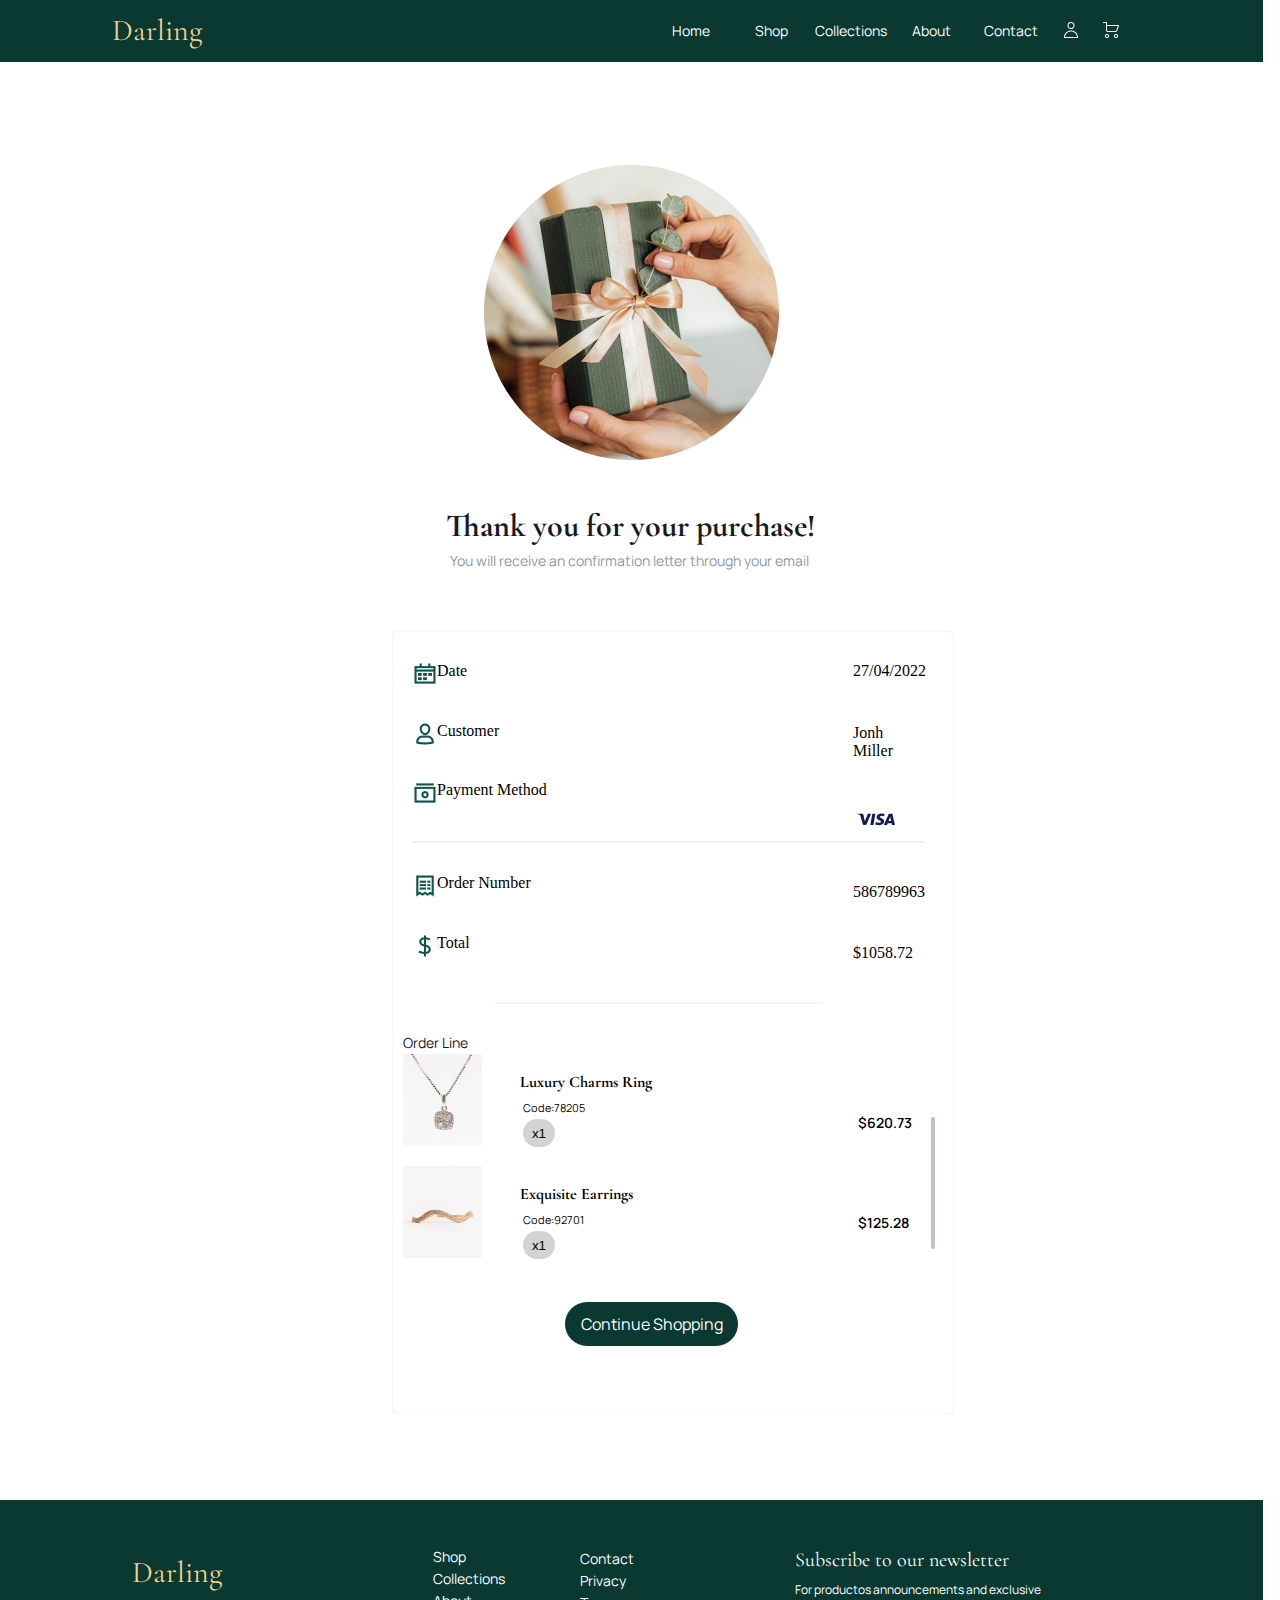
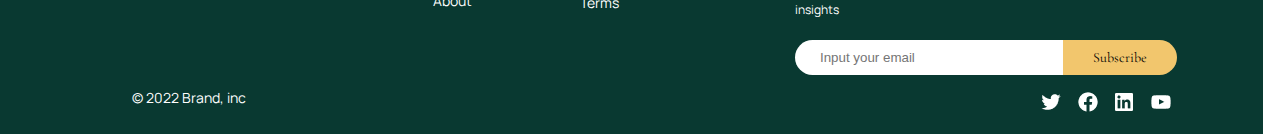
<file: pages/CompraExitosa.html>
<!DOCTYPE html>
<html lang="en">

<head>
    <meta charset="UTF-8">
    <meta name="viewport" content="width=device-width, initial-scale=1.0">
    <link rel="stylesheet" href="../styles/payment.css">
    <link>
    <title>Darling-purchase</title>
</head>

<body>
    <header class="header">
        <nav class="header__nav">
            <ul class="Titulo">Darling</ul>
            <ul class="nav__real">
                <li class="header__link"><a>Home</a></li>
                <li class="header__link"><a>Shop</a></aShop>
                </li>
                <li class="header__link"><a>Collections</a></li>
                <li class="header__link"><a>About</a></li>
                <li class="header__link"><a>Contact</a></li>
                <figure class="nav__boton">
                    <img src="../assest/Profile 1.png" alt="User">
                </figure>
                <figure class="nav__boton">
                    <img id="btnCart" src="../assest/Shopping cart 1.png" alt="ShoppingCart">
                </figure>
            </ul>
        </nav>
        <main class="main">
            <figure class="portada">
                <img src="../assest/portada.png" alt="portada">
            </figure>
            <div class="portada__texto">
                <h1 class="portada__titulo">Thank you for your purchase!</h1>
                <p class="portada__extra">You will receive an confirmation letter through your email</p>
            </div>

            <section class="metodo__pago">
                <div class="pago">
                    <ul class="columna1">
                        <li class="conjunto">
                            <figure>
                                <img src="../assest/Calendar date 1.png" alt="calendar">
                            </figure>
                            <p>Date</p>
                        </li>
                        <li class="conjunto">
                            <figure>
                                <img src="../assest/customer.png" alt="">
                            </figure>
                            <p>Customer</p>
                        </li>
                        <li class="conjunto">
                            <figure>
                                <img src="../assest/Money 13 1.png" alt="">
                            </figure>
                            <p>Payment Method</p>
                        </li>
                        <svg class="linea" xmlns="http://www.w3.org/2000/svg" width="512" height="2" viewBox="0 0 512 2"
                            fill="none">
                            <path d="M0 1H512" stroke="#DEE1E6" />
                        </svg>
                        <li class="conjunto">
                            <figure>
                                <img src="../assest/Receipt list 43 1.png" alt="">
                            </figure>
                            <p>Order Number</p>
                        </li>
                        <li class="conjunto">
                            <figure>
                                <img src="../assest/Currency dollar 1.png" alt="">
                            </figure>
                            <p>Total</p>
                        </li>
                    </ul>
                    <ul class="columna2">
                        <li>27/04/2022</li>
                        <li>Jonh Miller</li>
                        <li>
                            <figure>
                                <img src="../assest/visa.png" alt="">
                            </figure>
                        </li>
                        <li>586789963</li>
                        <li>$1058.72</li>
                    </ul>
                    <svg class="linea2" xmlns="http://www.w3.org/2000/svg" width="512" height="2" viewBox="0 0 512 2"
                        fill="none">
                        <path d="M0 1H512" stroke="#DEE1E6" />
                    </svg>
                </div>
                <div class="compra">
                    <h2 class="titulo__compra">Order Line</h2>
                    <div class="primer__item">
                        <figure class="item__compra">
                            <img src="../assest/item1.png" alt="producto">
                        </figure>
                        <p class="titulo__item">Luxury Charms Ring</p>
                        <p class="codigo__item">Code:78205</p>
                        <button class="numero__items" type="button">x1</button>
                    </div>
                    <div class="segundo__item">
                        <figure class="item__compra">
                            <img src="../assest/item2.png" alt="producto">
                        </figure>
                        <p class="titulo__item">Exquisite Earrings</p>
                        <p class="codigo__item">Code:92701</p>
                        <button class="numero__items" type="button">x1</button>
                    </div>
                </div>
                <button class="boton__final" type="button"><a>Continue Shopping</a></button>
                <ul class="precio__item1">$620.73</ul>
                <ul class="precio__item2">$125.28</ul>
                <figure>
                    <img class="barra__bajar" src="../assest/Container 8.png" alt="barra">
                </figure>
            </section>
        </main>
        <footer class="footer">
            <section class="nav">
                <h4 class="titulo__footer">Darling</h4>
                <nav>
                    <ul class="nav__footer1">
                        <li>Shop</li>
                        <li>Collections</li>
                        <li>About</li>
                    </ul>
                    <ul class="nav__footer2">
                        <li>Contact</li>
                        <li>Privacy</li>
                        <li>Terms</li>
                    </ul>
                </nav>
                <p class="identificador">© 2022 Brand, inc</p>
            </section>
            <aside class="subscripcion">
                <h5 class="subscripcion__titulo">Subscribe to our newsletter</h5>
                <a class="footer__texto">For productos announcements and exclusive insights</a>
                <div class="input__email">
                    <img src="../assest/Mail.png" alt="logo">
                    <input class="barra__suscribir" type="text" placeholder="Input your email">
                </div>
                <button class="suscribir"><a>Subscribe</a></button>
                <section class="redes">
                    <ul class="red__social">
                        <figure>
                            <img src="../assest/twiter.png">
                        </figure>
                    </ul>
                    <ul class="red__social">
                        <figure>
                            <img src="../assest/facebok.png">
                        </figure>
                    </ul>
                    <ul class="red__social">
                        <figure>
                            <img src="../assest/linkedin.png">
                        </figure>
                    </ul>
                    <ul class="red__social">
                        <figure>
                            <img src="../assest/youtube.png">
                        </figure>
                    </ul>
                </section>
            </aside>
        </footer>
        <div class="modalCart hidden">
            <section>
              <button id="closeModal">X</button>
              <span>Contenido del modal</span>
            </section>
          </div>
        <script src="../scripts/modalCart.js"></script>
</body>

</html>
</file>
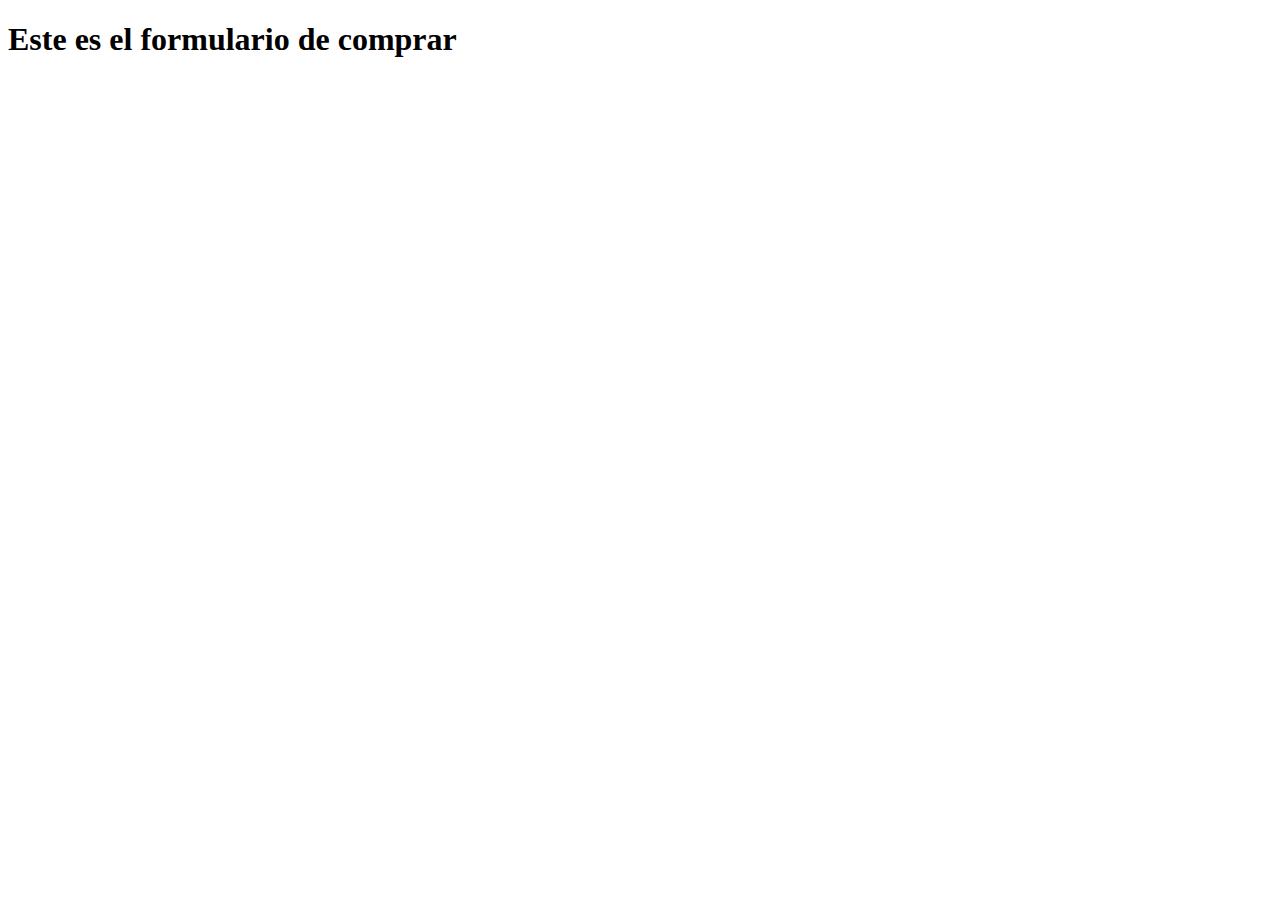
<file: pages/comprarAhora.html>
<!DOCTYPE html>
<html lang="en">
<head>
    <meta charset="UTF-8">
    <meta name="viewport" content="width=device-width, initial-scale=1.0">
    <title>Formulario de compra</title>
</head>
<body>
    <h1>Este es el formulario de comprar </h1>
</body>
</html>
</file>
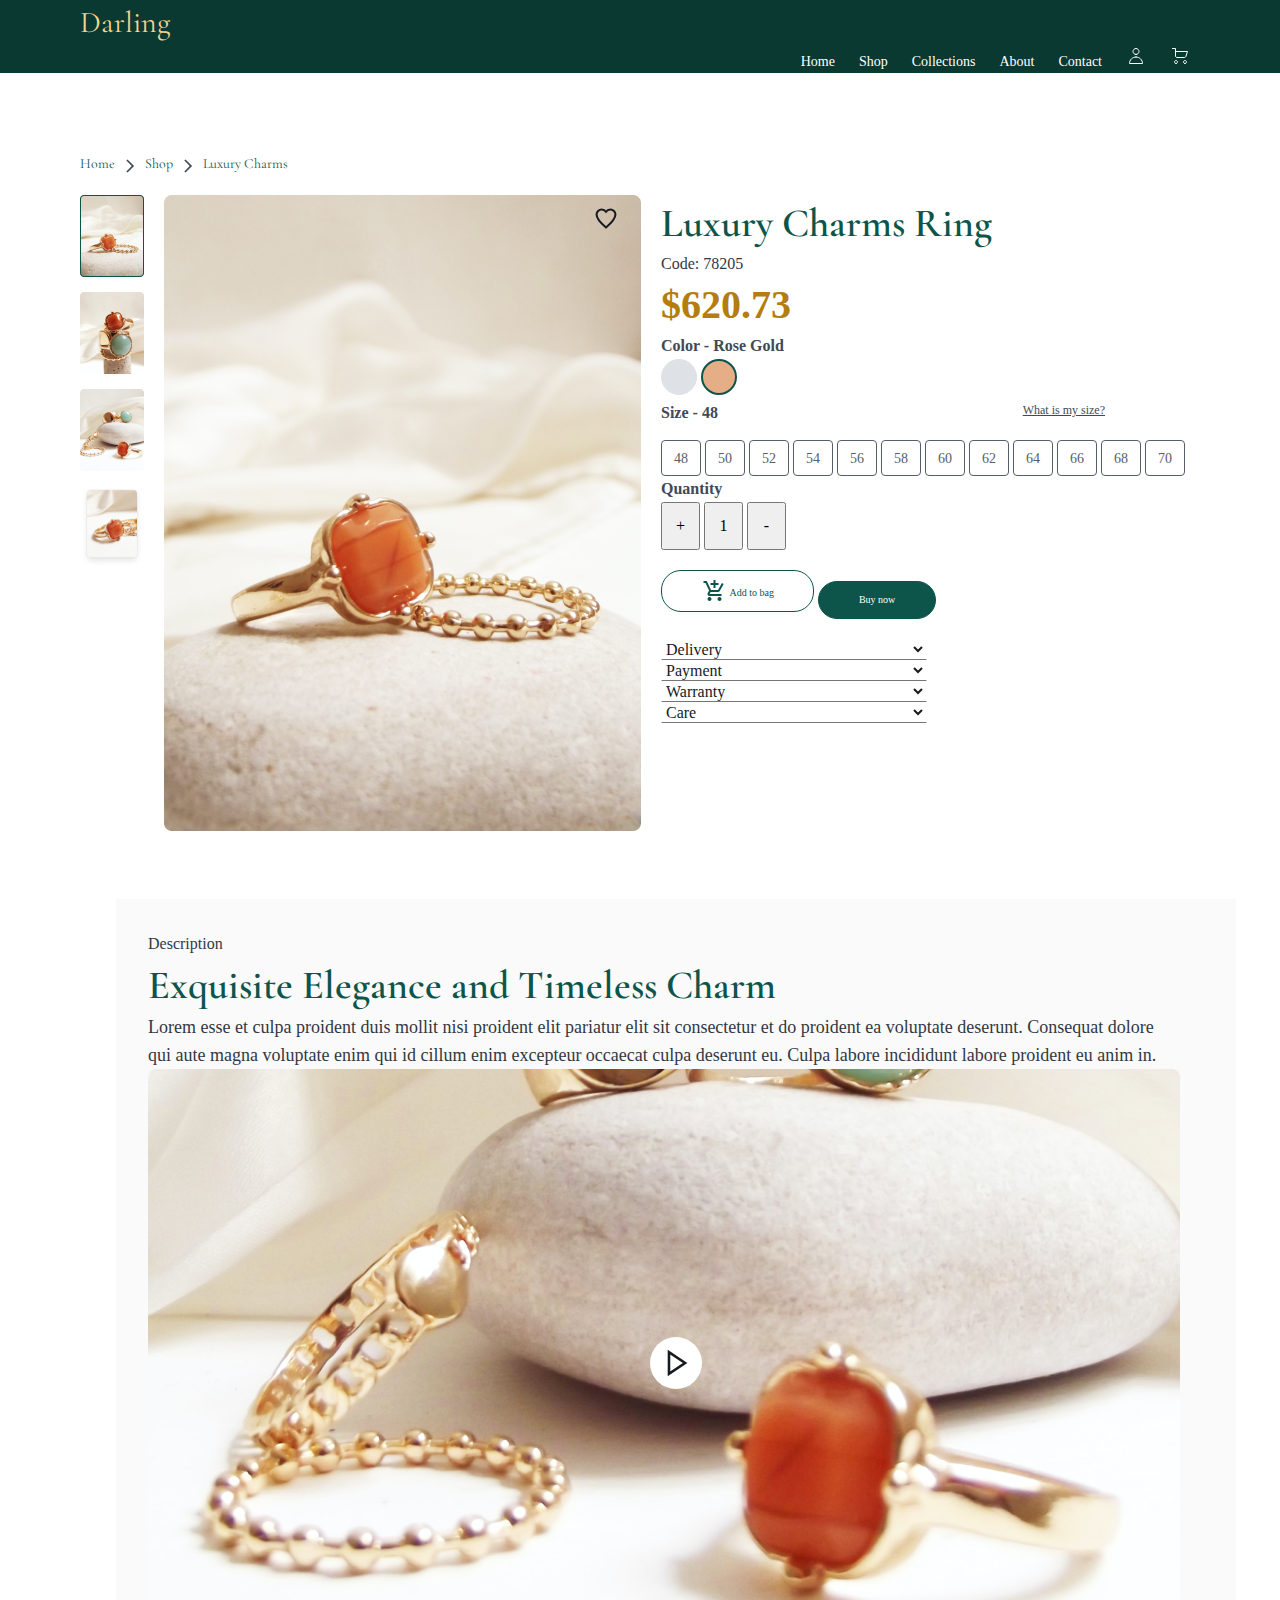
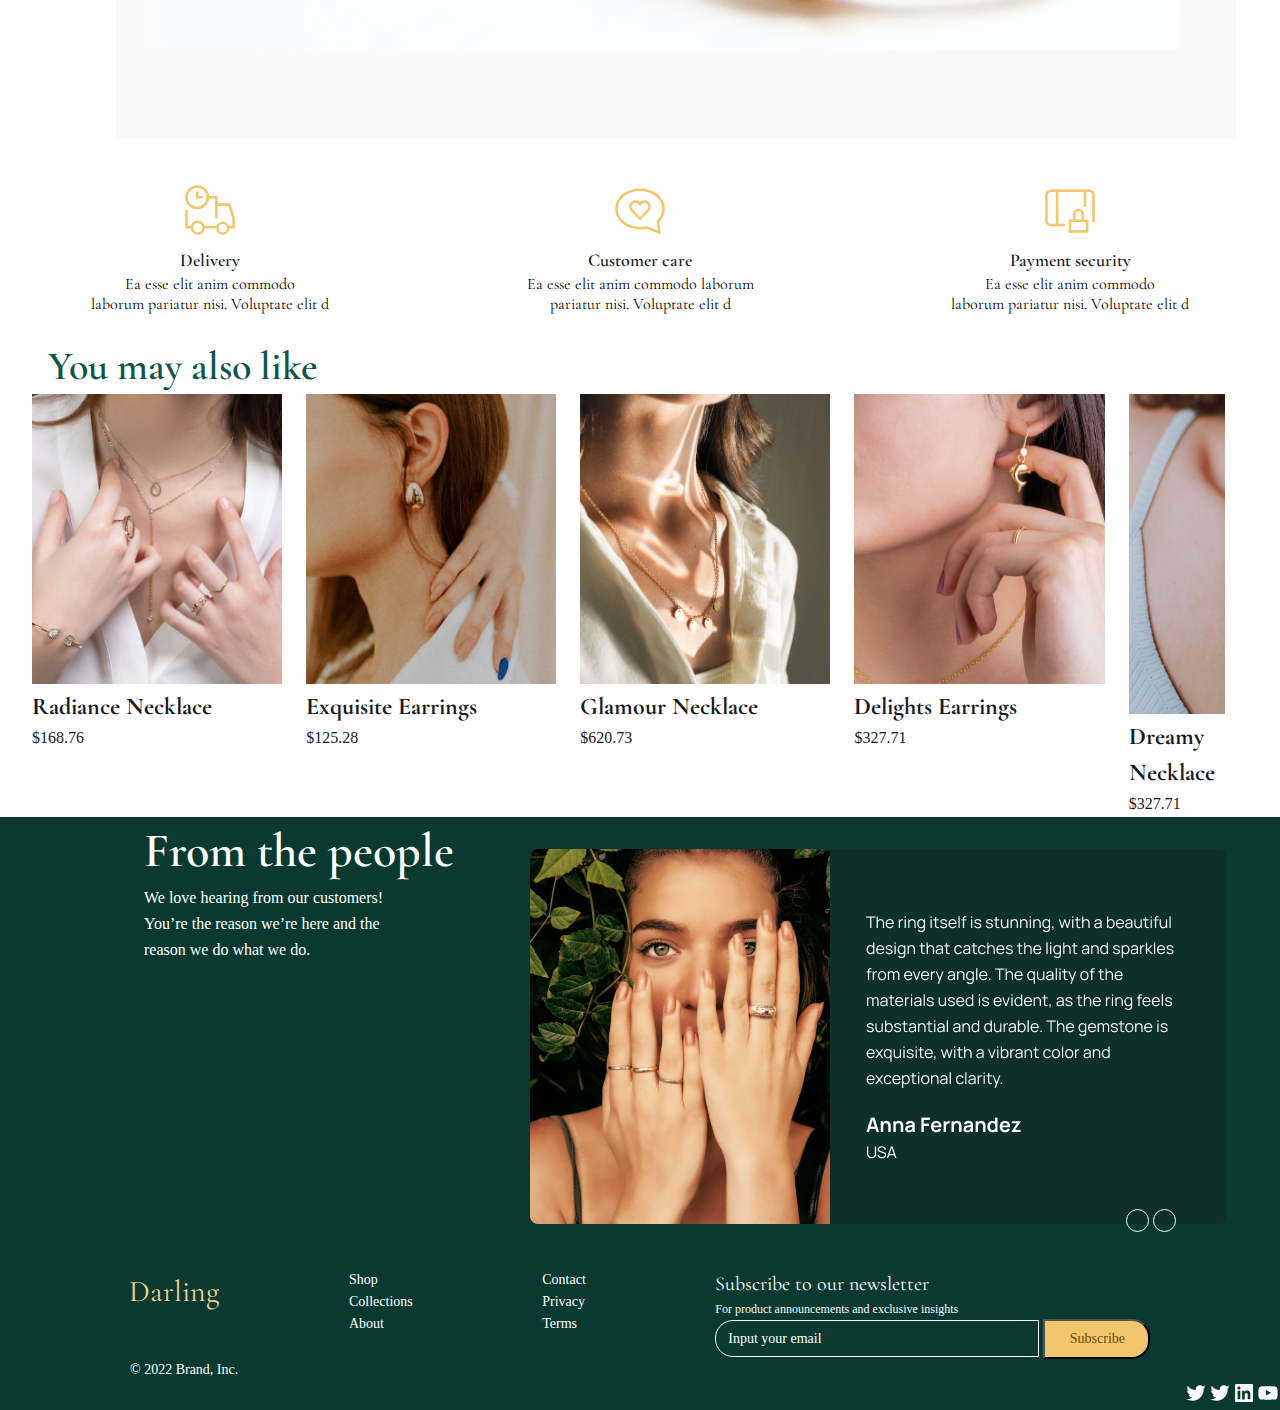
<file: pages/proceedPayment.html>
<!DOCTYPE html>
<html lang="es">

<head>
    <meta charset="UTF-8">
    <meta name="viewport" content="width=device-width, initial-scale=1.0">
    <link rel="stylesheet" href="../styles/terceraVistaCss.css">

    <title>Tercera vista</title>
</head>

<body>
        <header class="header">
            <p id="darling-nav">
                Darling
            </p>
            <nav class="navbar">
                <ul class="nav-link">
                    <li> <a href="/index.html">
                            Home
                        </a></li>
        
                    <li> <a href="../pages/ShoProducts.html">
                            Shop
                        </a></li>
                    <li> <a href="">
                            Collections
                        </a></li>
                    <li> <a href="">
                            About
                        </a></li>
                    <li> <a href="">
                            Contact
                        </a></li>
                    <li> <a href="">
                            <svg xmlns="http://www.w3.org/2000/svg" width="20" height="20" viewBox="0 0 20 20" fill="none">
                                <path
                                    d="M10 8.5C11.6569 8.5 13 7.15685 13 5.5C13 3.84315 11.6569 2.5 10 2.5C8.34315 2.5 7 3.84315 7 5.5C7 7.15685 8.34315 8.5 10 8.5Z"
                                    stroke="white" stroke-linecap="round" stroke-linejoin="round" />
                                <path
                                    d="M10 11C8.27609 11 6.62279 11.6848 5.40381 12.9038C4.18482 14.1228 3.5 15.7761 3.5 17.5L16.5 17.5C16.5 15.7761 15.8152 14.1228 14.5962 12.9038C13.3772 11.6848 11.7239 11 10 11Z"
                                    stroke="white" stroke-linecap="round" stroke-linejoin="round" />
                            </svg>
                        </a></li>
                    <li> <a href="">
                            <svg  xmlns="http://www.w3.org/2000/svg" width="20" height="20" viewBox="0 0 20 20" fill="none">
                                <path
                                    d="M2.5 2.5L5.5 2.5L5.5 10C5.5 10.828 6.172 11.5 7 11.5L14.419 11.5C15.065 11.5 15.638 11.087 15.842 10.474L17.5 5.5L5.5 5.5"
                                    stroke="white" stroke-linecap="round" stroke-linejoin="round" />
                                <path
                                    d="M6 17.5C6.82843 17.5 7.5 16.8284 7.5 16C7.5 15.1716 6.82843 14.5 6 14.5C5.17157 14.5 4.5 15.1716 4.5 16C4.5 16.8284 5.17157 17.5 6 17.5Z"
                                    stroke="white" stroke-linecap="round" stroke-linejoin="round" />
                                <path
                                    d="M15 17.5C15.8284 17.5 16.5 16.8284 16.5 16C16.5 15.1716 15.8284 14.5 15 14.5C14.1716 14.5 13.5 15.1716 13.5 16C13.5 16.8284 14.1716 17.5 15 17.5Z"
                                    stroke="white" stroke-linecap="round" stroke-linejoin="round" />
                            </svg>
                        </a></li>
                </ul>
            </nav>

    </header>

    <main class="shop">

        <div class="guia-pagina">
            <p>
                Home
            </p>
            <svg xmlns="http://www.w3.org/2000/svg" width="16" height="16" viewBox="0 0 16 16" fill="none">
                <path
                    d="M4.32666 13.4199L5.50666 14.5999L12.1067 7.9999L5.50666 1.3999L4.32666 2.5799L9.74666 7.9999L4.32666 13.4199Z"
                    fill="#424955" />
            </svg>
            <p>
                Shop
            </p>
            <svg xmlns="http://www.w3.org/2000/svg" width="16" height="16" viewBox="0 0 16 16" fill="none">
                <path
                    d="M4.32666 13.4199L5.50666 14.5999L12.1067 7.9999L5.50666 1.3999L4.32666 2.5799L9.74666 7.9999L4.32666 13.4199Z"
                    fill="#424955" />
            </svg>
            <p>
                Luxury Charms
            </p>
        </div>
        <div class="contenido-con-shop">
            <div class="lista-imagenes-verticales">
                <div> <img src="../imagenes/Image5.png" alt=""></div>
                <div>
                    <img src="../imagenes/Image6.png" alt="">
                </div>
                <div> <img src="../imagenes/Image7.png" alt=""></div>
                <div> <img src="../imagenes/Image8.png" alt=""></div>

            </div>

            <div class="img-anillo">
                <img src="../imagenes/Imagegrande.png" alt="">
                <svg xmlns="http://www.w3.org/2000/svg" width="24" height="24" viewBox="0 0 24 24" fill="none">
                    <path
                        d="M16.2858 3.42847C14.4858 3.42847 12.943 4.37132 12.0001 5.74275C11.0572 4.37132 9.51439 3.42847 7.71439 3.42847C4.88582 3.42847 2.57153 5.74275 2.57153 8.57132C2.57153 13.7142 12.0001 21.4285 12.0001 21.4285C12.0001 21.4285 21.4287 13.7142 21.4287 8.57132C21.4287 5.74275 19.1144 3.42847 16.2858 3.42847Z"
                        stroke="#171A1F" stroke-width="2.05714" stroke-miterlimit="10" stroke-linecap="square" />
                </svg>
            </div>
            <div class="formulario">
                <p class="titulo">
                    Luxury Charms Ring
                </p>

                <p class="code">
                    Code: 78205
                </p>
                <p class="precio"> $620.73</p>

                <p class="color-rose"> Color - Rose Gold</p>
                <svg class="svg-img" xmlns="http://www.w3.org/2000/svg" width="36" height="36" viewBox="0 0 36 36"
                    fill="none">
                    <circle cx="18" cy="18" r="17.5" fill="#DEE1E6" stroke="#DEE1E6" />
                </svg>
                <svg class="svg-img" xmlns="http://www.w3.org/2000/svg" width="36" height="36" viewBox="0 0 36 36"
                    fill="none">
                    <circle cx="18" cy="18" r="17" fill="#E6AE87" stroke="#0D554A" stroke-width="2" />
                </svg>
                <br>
                <div class="texto-despues-titulo">
                    <p class="size"> Size - 48</p>
                    <p class="what-size">What is my size?</p>
                </div>
                <br>
                <br>
                <div class="botones">
                    <div> <button class="boton-amarrillo">48</button>
                        <button type="button">50</button>
                        <button type="button">52</button>
                    </div>
                    <div>
                        <button type="button">54</button>
                        <button type="button">56</button>
                        <button type="button">58</button>
                    </div>
                    <div>
                        <button type="button">60</button>
                        <button type="button">62</button>
                        <button type="button">64</button>
                    </div>
                    <div>
                        <button type="button">66</button>
                        <button type="button">68</button>
                        <button type="button">70</button>
                    </div>
                </div>
                <div class="parte-para-comprar">
                    <p class="quanty">
                        Quantity
                    </p>
                    <div class="botones-agregar-quitar">
                        <button type="submit">+</button>
                        <button type="submit">1</button>
                        <button type="submit">-</button>
                    </div>
                    <br>
                </div>

                <button type="submit" class="btn-blanco"> <svg xmlns="http://www.w3.org/2000/svg" width="25" height="24"
                        viewBox="0 0 25 24" fill="none">
                        <path
                            d="M11.5 9H13.5L13.5 6L16.5 6V4L13.5 4L13.5 1L11.5 1L11.5 4L8.5 4L8.5 6L11.5 6L11.5 9ZM7.5 18C6.4 18 5.51 18.9 5.51 20C5.51 21.1 6.4 22 7.5 22C8.6 22 9.5 21.1 9.5 20C9.5 18.9 8.6 18 7.5 18ZM17.5 18C16.4 18 15.51 18.9 15.51 20C15.51 21.1 16.4 22 17.5 22C18.6 22 19.5 21.1 19.5 20C19.5 18.9 18.6 18 17.5 18ZM7.67 14.75L7.7 14.63L8.6 13L16.05 13C16.8 13 17.46 12.59 17.8 11.97L21.66 4.96L19.92 4H19.91L18.81 6L16.05 11L9.03 11L8.9 10.73L6.66 6L5.71 4L4.77 2L1.5 2L1.5 4L3.5 4L7.1 11.59L5.75 14.04C5.59 14.32 5.5 14.65 5.5 15C5.5 16.1 6.4 17 7.5 17L19.5 17V15L7.92 15C7.79 15 7.67 14.89 7.67 14.75Z"
                            fill="#0D554A" />
                    </svg> Add to bag</button>
                <button type="submit" class="btn-verde">Buy now</button>
                <br>
                <br>
                <div class="selects">
                    <div>
                        <select name="" id="">
                            <option value="">Delivery</option>
                        </select>
                        <select name="" id="">
                            <option value="">Payment</option>
                        </select>
                    </div>
                    <div>
                        <select name="" id="">
                            <option value="">Warranty</option>
                        </select>
                        <select name="" id="">
                            <option value="">Care</option>
                        </select>
                    </div>
                </div>
            </div>

    </main>
    <section id="descripcion-joya">
        <div class="joya">
            <p class="descripcion"> Description</p>
            <p class="exquisite-elegance">
                Exquisite Elegance and Timeless Charm
            </p>
            <p class="texto-descriptivo">
                Lorem esse et culpa proident duis mollit nisi proident elit pariatur elit sit consectetur et do proident
                ea voluptate deserunt. Consequat dolore qui aute magna voluptate enim qui id cillum enim excepteur
                occaecat culpa deserunt eu.
                Culpa labore incididunt labore proident eu anim in.
            </p>
            <div class="imagen">
                <img src="../imagenes/Image17.png" alt="">
                <div class="svg">
                    <svg xmlns="http://www.w3.org/2000/svg" width="32" height="32" viewBox="0 0 32 32" fill="none">
                        <path d="M8.25 27.0714L8.25 4.92859L24.8571 16L8.25 27.0714Z" stroke="#171A1F"
                            stroke-width="2.65714" stroke-miterlimit="10" stroke-linecap="square" />

                    </svg>
                </div>
            </div>
        </div>

    </section>
    <section class="layout">
        <div class="grow1">
            <svg xmlns="http://www.w3.org/2000/svg" width="62" height="62" viewBox="0 0 62 62" fill="none">
                <path d="M37.4138 25.6552L50.2414 25.6552L54.5173 38.4828L54.5173 48.1035H49.0655" stroke="#F2C66D"
                    stroke-width="2.56552" stroke-miterlimit="10" />
                <path d="M38.5896 48.1035H24.5615" stroke="#F2C66D" stroke-width="2.56552" stroke-miterlimit="10" />
                <path d="M28.8621 18.1724L37.4138 18.1724L37.4138 39.5517" stroke="#F2C66D" stroke-width="2.56552"
                    stroke-miterlimit="10" />
                <path d="M12.8275 48.1034H7.48267L7.48267 31" stroke="#F2C66D" stroke-width="2.56552"
                    stroke-miterlimit="10" />
                <path
                    d="M18.7069 54.5172C21.954 54.5172 24.5863 51.885 24.5863 48.6379C24.5863 45.3909 21.954 42.7586 18.7069 42.7586C15.4599 42.7586 12.8276 45.3909 12.8276 48.6379C12.8276 51.885 15.4599 54.5172 18.7069 54.5172Z"
                    stroke="#F2C66D" stroke-width="2.56552" stroke-miterlimit="10" stroke-linecap="square" />
                <path
                    d="M43.8275 54.5172C46.7794 54.5172 49.1723 52.1243 49.1723 49.1724C49.1723 46.2205 46.7794 43.8276 43.8275 43.8276C40.8756 43.8276 38.4827 46.2205 38.4827 49.1724C38.4827 52.1243 40.8756 54.5172 43.8275 54.5172Z"
                    stroke="#F2C66D" stroke-width="2.56552" stroke-miterlimit="10" stroke-linecap="square" />
                <path
                    d="M18.1723 28.8621C24.0761 28.8621 28.862 24.0761 28.862 18.1724C28.862 12.2687 24.0761 7.48276 18.1723 7.48276C12.2686 7.48276 7.48267 12.2687 7.48267 18.1724C7.48267 24.0761 12.2686 28.8621 18.1723 28.8621Z"
                    stroke="#F2C66D" stroke-width="2.56552" stroke-miterlimit="10" stroke-linecap="square" />
                <path d="M18.1724 13.8965V18.1724H22.4482" stroke="#F2C66D" stroke-width="2.56552"
                    stroke-miterlimit="10" stroke-linecap="square" />
            </svg>
            <p class="titulo-iconos">Delivery</p>
            <p class="texto-debajo-icono">
                Ea esse elit anim commodo<br> laborum pariatur nisi. Voluptate elit d
            </p>
        </div>
        <div class="grow1">
            <svg xmlns="http://www.w3.org/2000/svg" width="62" height="62" viewBox="0 0 62 62" fill="none">
                <path
                    d="M48.9585 42.331C50.6815 40.7524 52.0635 38.838 53.0194 36.7055C53.9753 34.5731 54.485 32.2677 54.5172 29.931C54.5172 19.3483 44.0413 10.6897 30.9999 10.6897C17.9585 10.6897 7.48267 19.3483 7.48267 29.931C7.48267 40.5138 17.9585 49.1724 30.9999 49.1724C33.2283 49.1406 35.4481 48.89 37.6275 48.4241L50.2413 53.4483L48.9585 42.331Z"
                    stroke="#F2C66D" stroke-width="2.56552" stroke-miterlimit="10" stroke-linecap="square" />
                <path
                    d="M39.0836 23.9908C38.5348 23.4394 37.8701 23.0172 37.1377 22.7549C36.4053 22.4925 35.6236 22.3966 34.8495 22.4741C34.0754 22.5516 33.3283 22.8005 32.6625 23.2028C31.9966 23.6052 31.4288 24.1508 31.0001 24.8C30.5934 24.1884 30.0629 23.6689 29.443 23.2749C28.8231 22.881 28.1275 22.6213 27.4011 22.5128C26.6747 22.4042 25.9336 22.4491 25.2256 22.6447C24.5176 22.8402 23.8584 23.1819 23.2907 23.6479C22.7229 24.1139 22.2591 24.6937 21.9292 25.3499C21.5993 26.0062 21.4107 26.7243 21.3754 27.4579C21.3402 28.1916 21.4591 28.9245 21.7246 29.6093C21.99 30.2942 22.3961 30.9157 22.9166 31.434L31.0001 39.5517L39.0847 31.4383C40.0689 30.4488 40.6212 29.1099 40.621 27.7143C40.6208 26.3187 40.0681 24.98 39.0836 23.9908Z"
                    stroke="#F2C66D" stroke-width="2.56552" stroke-miterlimit="10" stroke-linecap="square" />
            </svg>
            <p class="titulo-iconos">Customer care</p>
            <p class="texto-debajo-icono">
                Ea esse elit anim commodo laborum <br>
                pariatur nisi. Voluptate elit d
            </p>
        </div>
        <div class="grow1">
            <svg xmlns="http://www.w3.org/2000/svg" width="62" height="62" viewBox="0 0 62 62" fill="none">
                <path d="M48.1034 41.6897L31 41.6897L31 52.3793H48.1034V41.6897Z" stroke="#F2C66D"
                    stroke-width="2.56552" stroke-miterlimit="10" stroke-linecap="square" />
                <path
                    d="M35.2759 41.6897V35.2759C35.2759 32.9241 37.2 31 39.5517 31C41.9035 31 43.8276 32.9241 43.8276 35.2759V41.6897"
                    stroke="#F2C66D" stroke-width="2.56552" stroke-miterlimit="10" stroke-linecap="square" />
                <path
                    d="M24.5861 45.9655L11.7585 45.9655C9.39718 45.9655 7.48267 44.051 7.48267 41.6896L7.48267 16.0345C7.48267 13.6731 9.39718 11.7586 11.7585 11.7586L50.2413 11.7586C52.6026 11.7586 54.5172 13.6731 54.5172 16.0345L54.5172 41.6896"
                    stroke="#F2C66D" stroke-width="2.56552" stroke-miterlimit="10" stroke-linecap="square" />
                <path d="M18.1724 11.7586L18.1724 45.9655" stroke="#F2C66D" stroke-width="2.56552"
                    stroke-miterlimit="10" stroke-linecap="square" />
                <path d="M45.9656 11.7586L45.9656 26.7241" stroke="#F2C66D" stroke-width="2.56552"
                    stroke-miterlimit="10" stroke-linecap="square" />
            </svg>
            <p class="titulo-iconos">Payment security</p>
            <p class="texto-debajo-icono">
                Ea esse elit anim commodo <br>
                laborum pariatur nisi. Voluptate elit d
            </p>

        </div>
    </section>
    <p class="titulo-antepenultimo">You may also like</p>
    <section class="layout-2">
        <div class="accesorios">
            <img src="../imagenes/Image18.png" alt="">
            <p class="titulos-accesorios">
                Radiance Necklace
            </p>
            <p class="precio-accesorios">
                $168.76
            </p>
        </div>
        <div class="accesorios">
            <img src="../imagenes/Image19.png" alt="">
            <p class="titulos-accesorios">
                Exquisite Earrings
            </p>
            <p class="precio-accesorios">
                $125.28
            </p>

        </div>
        <div class="accesorios">
            <img src="../imagenes/Image20.png" alt="">
            <p class="titulos-accesorios">
                Glamour Necklace
            </p>
            <p class="precio-accesorios">
                $620.73
            </p>
            </p>
        </div>
        <div class="accesorios">
            <img src="../imagenes/Image21.png" alt="">
            <p class="titulos-accesorios">
                Delights Earrings
            </p>
            <p class="precio-accesorios">
                $327.71
            </p>
        </div>
        <div class="accesorios">
            <img src="../imagenes/Image22.png" alt="">
            <p class="titulos-accesorios">
                Dreamy Necklace
            </p>
            <p class="precio-accesorios">
                $327.71
            </p>

        </div>
    </section>
    <footer id="footer-completo">
        <section class="layout-footer">
            <div>
                <p class="from-people">
                    From the people
                </p>
                <p class="texto-people">
                    We love hearing from our customers!
                    You’re the reason we’re here and the reason we do what we do.

                </p>
            </div>
            <div>
                <img src="../imagenes/imagen footer.png" alt="">
                <svg xmlns="http://www.w3.org/2000/svg" width="32" height="32" viewBox="0 0 32 32" fill="none">
                    <path
                        d="M21.9534 6.45341L19.875 4.375L8.25 16L19.875 27.625L21.9534 25.5466L12.4068 16L21.9534 6.45341Z"
                        fill="#EFFDFA" />
                </svg>
                <svg xmlns="http://www.w3.org/2000/svg" width="32" height="32" viewBox="0 0 32 32" fill="none">
                    <path
                        d="M9.5415 25.5466L11.6199 27.625L23.2449 16L11.6199 4.375L9.5415 6.45341L19.088 16L9.5415 25.5466Z"
                        fill="#EFFDFA" />
                </svg>
            </div>
        </section>

        

        <div class="footer-sin-imagen">

            <div class="footer-menu">
                <p class="darling">
                    Darling
                </p>
                <div class="primera-parte">
                    <ul>
                        <li> <a href=""> Shop </a></li>
                        <li> <a href=""> Collections</a></li>
                        <li> <a href=""> About </a></li>

                    </ul>
                </div>
                <div class="segunda-parte">
                    <ul>
                        <li> <a href=""> Contact</a></li>
                        <li> <a href=""> Privacy</a></li>
                        <li> <a href=""> Terms </a></li>
                    </ul>
                </div>
                <div class="tercera-parte-menu">
                    <form action="">

                        <p id="titulo-formulario">
                            Subscribe to our newsletter
                        </p>
                        <p id="texto-formulario">
                            For product announcements and exclusive insights

                        </p>
                        <input type="email" value="Input your email" id="input1">
                        <button type="submit" id="boton">Subscribe</button>
                    </form>
                </div>

            </div>
            <p class="texto-parte-abajo">
                © 2022 Brand, Inc.
            </p>
            <div class="iconos-redes">

                <div>
                    <svg xmlns="http://www.w3.org/2000/svg" width="24" height="24" viewBox="0 0 24 24" fill="none">
                        <path
                            d="M21.6 6.06001C20.88 6.36001 20.16 6.60001 19.32 6.66001C20.16 6.18001 20.76 5.40001 21.06 4.50001C20.28 4.98001 19.44 5.28001 18.54 5.46001C17.82 4.68001 16.8 4.20001 15.72 4.20001C13.56 4.20001 11.76 5.94001 11.76 8.16001C11.76 8.46001 11.82 8.76001 11.88 9.06001C8.57997 8.88001 5.69997 7.32001 3.71997 4.92001C3.35997 5.52001 3.17997 6.18001 3.17997 6.90001C3.17997 8.28001 3.89997 9.48001 4.91997 10.2C4.25997 10.2 3.65997 10.02 3.11997 9.72001V9.78001C3.11997 11.7 4.49997 13.26 6.29997 13.62C5.93997 13.68 5.63997 13.74 5.27997 13.74C5.03997 13.74 4.79997 13.74 4.55997 13.68C5.03997 15.24 6.53997 16.38 8.21997 16.44C6.89997 17.52 5.15997 18.12 3.29997 18.12C2.99997 18.12 2.63997 18.12 2.33997 18.06C4.13997 19.14 6.23997 19.8 8.45997 19.8C15.72 19.8 19.68 13.8 19.68 8.58001C19.68 8.40001 19.68 8.22001 19.68 8.10001C20.4 7.50001 21.06 6.84001 21.6 6.06001Z"
                            fill="white" />
                    </svg>
                </div>
                <div>
                    <svg xmlns="http://www.w3.org/2000/svg" width="24" height="24" viewBox="0 0 24 24" fill="none">
                        <path
                            d="M21.6 6.06001C20.88 6.36001 20.16 6.60001 19.32 6.66001C20.16 6.18001 20.76 5.40001 21.06 4.50001C20.28 4.98001 19.44 5.28001 18.54 5.46001C17.82 4.68001 16.8 4.20001 15.72 4.20001C13.56 4.20001 11.76 5.94001 11.76 8.16001C11.76 8.46001 11.82 8.76001 11.88 9.06001C8.57997 8.88001 5.69997 7.32001 3.71997 4.92001C3.35997 5.52001 3.17997 6.18001 3.17997 6.90001C3.17997 8.28001 3.89997 9.48001 4.91997 10.2C4.25997 10.2 3.65997 10.02 3.11997 9.72001V9.78001C3.11997 11.7 4.49997 13.26 6.29997 13.62C5.93997 13.68 5.63997 13.74 5.27997 13.74C5.03997 13.74 4.79997 13.74 4.55997 13.68C5.03997 15.24 6.53997 16.38 8.21997 16.44C6.89997 17.52 5.15997 18.12 3.29997 18.12C2.99997 18.12 2.63997 18.12 2.33997 18.06C4.13997 19.14 6.23997 19.8 8.45997 19.8C15.72 19.8 19.68 13.8 19.68 8.58001C19.68 8.40001 19.68 8.22001 19.68 8.10001C20.4 7.50001 21.06 6.84001 21.6 6.06001Z"
                            fill="white" />
                    </svg>
                </div>
                <div>
                    <svg xmlns="http://www.w3.org/2000/svg" width="24" height="24" viewBox="0 0 24 24" fill="none">
                        <path
                            d="M19.8 3L4.2 3C3.88174 3 3.57652 3.12643 3.35147 3.35147C3.12643 3.57652 3 3.88174 3 4.2L3 19.8C3 20.1183 3.12643 20.4235 3.35147 20.6485C3.57652 20.8736 3.88174 21 4.2 21L19.8 21C20.1183 21 20.4235 20.8736 20.6485 20.6485C20.8736 20.4235 21 20.1183 21 19.8L21 4.2C21 3.88174 20.8736 3.57652 20.6485 3.35147C20.4235 3.12643 20.1183 3 19.8 3ZM8.3322 18.3564H5.6244L5.6244 9.75H8.3322L8.3322 18.3564ZM6.978 8.5686C6.6667 8.56765 6.36266 8.47447 6.10429 8.30083C5.84591 8.1272 5.64479 7.88088 5.52632 7.59301C5.40784 7.30513 5.37734 6.9886 5.43865 6.6834C5.49996 6.3782 5.65035 6.09801 5.8708 5.87822C6.09126 5.65843 6.37191 5.5089 6.67729 5.44852C6.98268 5.38814 7.29912 5.41961 7.58663 5.53895C7.87414 5.6583 8.11984 5.86018 8.29269 6.11908C8.46555 6.37798 8.5578 6.6823 8.5578 6.9936C8.55788 7.20086 8.51704 7.40609 8.43761 7.59753C8.35819 7.78897 8.24175 7.96284 8.09497 8.10917C7.9482 8.2555 7.77397 8.37141 7.58229 8.45025C7.39062 8.52909 7.18526 8.56931 6.978 8.5686ZM18.3726 18.3564H15.72V14.1936C15.72 13.1814 15.72 11.9436 14.31 11.9436C12.9 11.9436 12.7302 13.0128 12.7302 14.1372V18.4128H10.08L10.08 9.75L12.5616 9.75V10.9314H12.618C12.8739 10.4889 13.2453 10.1243 13.6925 9.87657C14.1396 9.62885 14.6457 9.50732 15.1566 9.525C17.8644 9.525 18.372 11.325 18.372 13.6314L18.3726 18.3564Z"
                            fill="white" />
                    </svg>
                </div>
                <div>
                    <svg xmlns="http://www.w3.org/2000/svg" width="24" height="24" viewBox="0 0 24 24" fill="none">
                        <path
                            d="M21.42 8.15997C21.42 8.15997 21.24 6.83997 20.64 6.23997C19.92 5.45997 19.08 5.45997 18.72 5.39997C16.02 5.21997 12 5.21997 12 5.21997C12 5.21997 7.98002 5.21997 5.28002 5.39997C4.92002 5.45997 4.08002 5.45997 3.36002 6.23997C2.76002 6.83997 2.58002 8.15997 2.58002 8.15997C2.58002 8.15997 2.40002 9.71997 2.40002 11.28L2.40002 12.72C2.40002 14.28 2.58002 15.84 2.58002 15.84C2.58002 15.84 2.76002 17.16 3.36002 17.76C4.08002 18.54 5.04002 18.48 5.46002 18.6C7.02002 18.72 12 18.78 12 18.78C12 18.78 16.02 18.78 18.72 18.6C19.08 18.54 19.92 18.54 20.64 17.76C21.24 17.16 21.42 15.84 21.42 15.84C21.42 15.84 21.6 14.28 21.6 12.72L21.6 11.28C21.6 9.71997 21.42 8.15997 21.42 8.15997ZM10.02 14.52L10.02 9.11997L15.18 11.82L10.02 14.52Z"
                            fill="white" />
                    </svg>
                </div>
            </div>
        </div>

    </footer>
    <script src="../scripts/modalCart.js"></script>
</body>

</html>
</file>
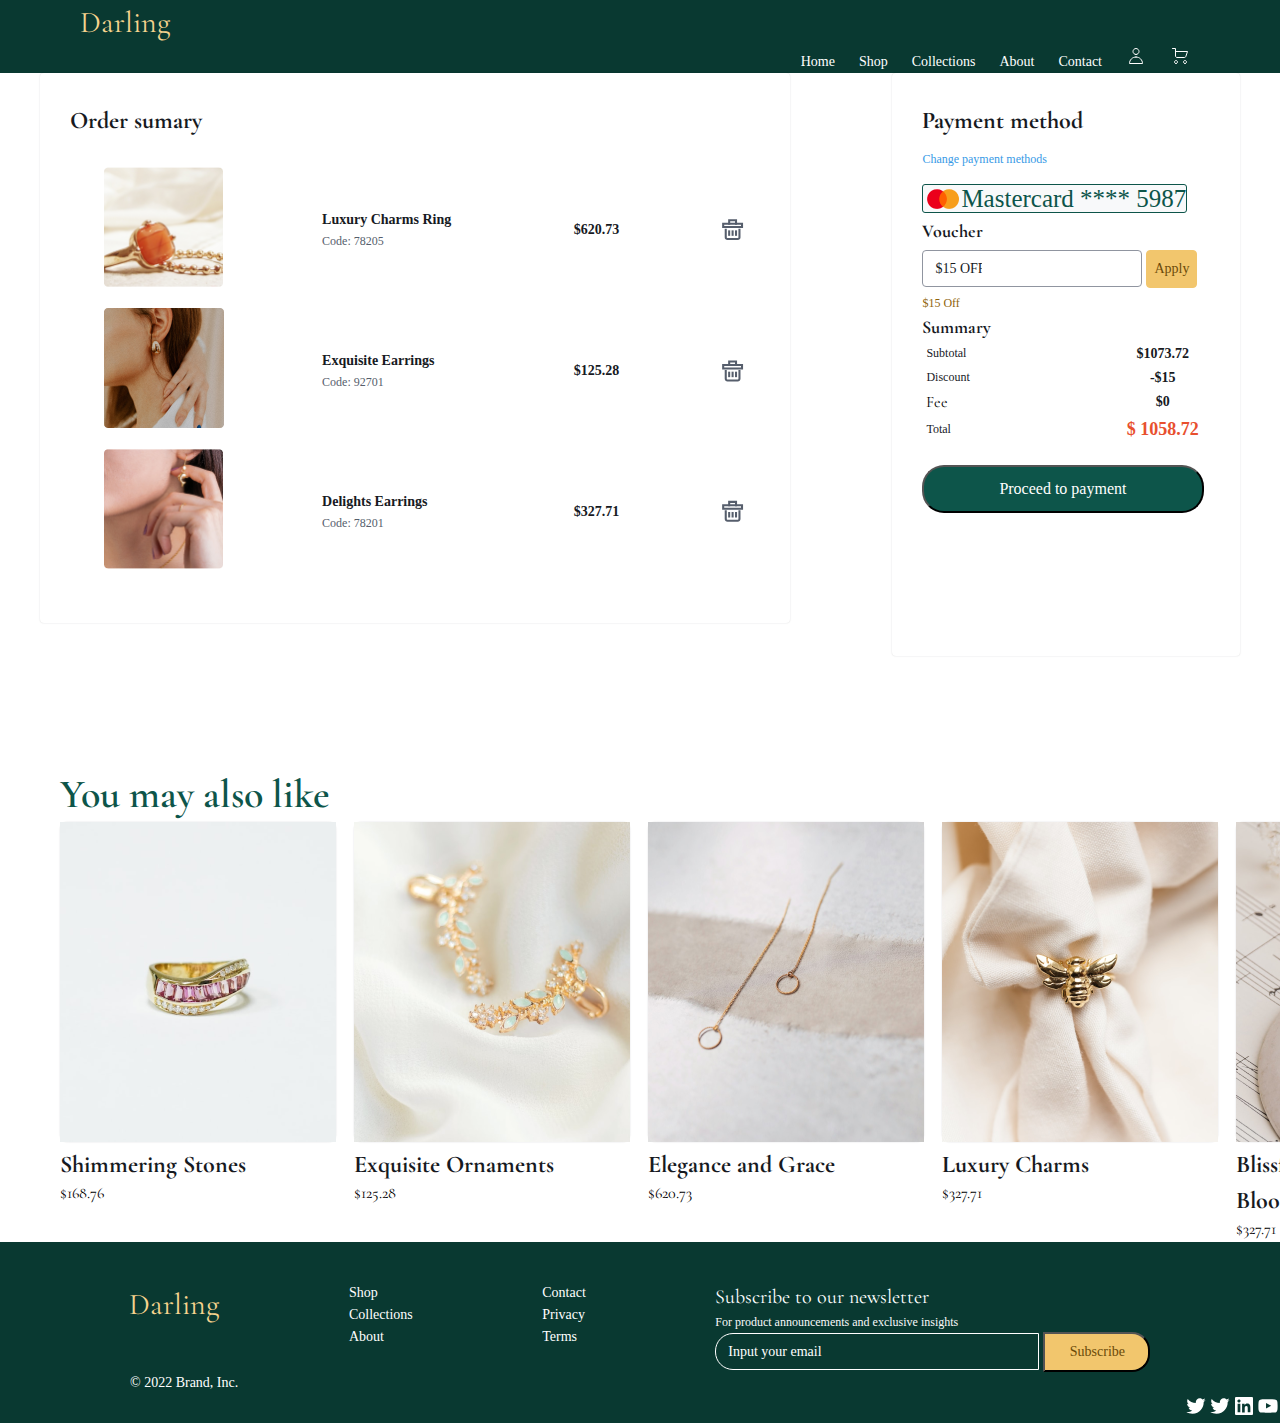
<file: pages/quintaVista.html>
<!DOCTYPE html>
<html lang="es">

<head>
    <meta charset="UTF-8">
    <meta name="viewport" content="width=device-width, initial-scale=1.0">
    <link rel="stylesheet" href="../styles/quintavIsta.css">
    <title>Quinta vista</title>
</head>

<body>

        <header class="header">
            <p id="darling-nav">
                Darling
            </p>
            <nav class="navbar">
                <ul class="nav-link">
                    <li> <a href="">
                            Home
                        </a></li>
        
                    <li> <a href="">
                            Shop
                        </a></li>
                    <li> <a href="">
                            Collections
                        </a></li>
                    <li> <a href="">
                            About
                        </a></li>
                    <li> <a href="">
                            Contact
                        </a></li>
                    <li> <a href="">
                            <svg xmlns="http://www.w3.org/2000/svg" width="20" height="20" viewBox="0 0 20 20" fill="none">
                                <path
                                    d="M10 8.5C11.6569 8.5 13 7.15685 13 5.5C13 3.84315 11.6569 2.5 10 2.5C8.34315 2.5 7 3.84315 7 5.5C7 7.15685 8.34315 8.5 10 8.5Z"
                                    stroke="white" stroke-linecap="round" stroke-linejoin="round" />
                                <path
                                    d="M10 11C8.27609 11 6.62279 11.6848 5.40381 12.9038C4.18482 14.1228 3.5 15.7761 3.5 17.5L16.5 17.5C16.5 15.7761 15.8152 14.1228 14.5962 12.9038C13.3772 11.6848 11.7239 11 10 11Z"
                                    stroke="white" stroke-linecap="round" stroke-linejoin="round" />
                            </svg>
                        </a></li>
                    <li> <a href="">
                            <svg xmlns="http://www.w3.org/2000/svg" width="20" height="20" viewBox="0 0 20 20" fill="none">
                                <path
                                    d="M2.5 2.5L5.5 2.5L5.5 10C5.5 10.828 6.172 11.5 7 11.5L14.419 11.5C15.065 11.5 15.638 11.087 15.842 10.474L17.5 5.5L5.5 5.5"
                                    stroke="white" stroke-linecap="round" stroke-linejoin="round" />
                                <path
                                    d="M6 17.5C6.82843 17.5 7.5 16.8284 7.5 16C7.5 15.1716 6.82843 14.5 6 14.5C5.17157 14.5 4.5 15.1716 4.5 16C4.5 16.8284 5.17157 17.5 6 17.5Z"
                                    stroke="white" stroke-linecap="round" stroke-linejoin="round" />
                                <path
                                    d="M15 17.5C15.8284 17.5 16.5 16.8284 16.5 16C16.5 15.1716 15.8284 14.5 15 14.5C14.1716 14.5 13.5 15.1716 13.5 16C13.5 16.8284 14.1716 17.5 15 17.5Z"
                                    stroke="white" stroke-linecap="round" stroke-linejoin="round" />
                            </svg>
                        </a></li>
                </ul>
            </nav>
    </header>
    <main class="contenidoPrincipal">
        <div class="dos-container">
            <div class="order-sumary">
                <p class="order-s"> Order sumary</p>
                <div class="tabla">
                    <table id="" tabla>
                        <tr>
                            <th>
                            <td>
                                <img src="../imagenes/Image9.png" alt="">
                            </td>
                            <td>
                                <p class="nombres-joyas">Luxury Charms Ring

                                </p>
                                <p class="codigo"> Code: 78205

                                </p>

                            </td>
                            <td class="precio">
                                $620.73
                            </td>
                            <td>
                                <svg xmlns="http://www.w3.org/2000/svg" width="25" height="25" viewBox="0 0 25 25"
                                    fill="none">
                                    <path d="M8.65143 6.66514V3.23657L15.5086 3.23657V6.66514" stroke="#565E6C"
                                        stroke-width="2.05714" stroke-miterlimit="10" stroke-linecap="square" />
                                    <path
                                        d="M18.9372 12.665V20.3793C18.9372 20.834 18.7566 21.27 18.4351 21.5915C18.1136 21.913 17.6776 22.0936 17.2229 22.0936L6.93719 22.0936C6.48253 22.0936 6.04649 21.913 5.725 21.5915C5.40351 21.27 5.2229 20.834 5.2229 20.3793L5.2229 12.665"
                                        stroke="#565E6C" stroke-width="2.05714" stroke-miterlimit="10"
                                        stroke-linecap="square" />
                                    <path d="M12.08 14.3794V17.808" stroke="#565E6C" stroke-width="2.05714"
                                        stroke-miterlimit="10" stroke-linecap="square" />
                                    <path d="M8.65143 14.3794V17.808" stroke="#565E6C" stroke-width="2.05714"
                                        stroke-miterlimit="10" stroke-linecap="square" />
                                    <path d="M15.5086 14.3794V17.808" stroke="#565E6C" stroke-width="2.05714"
                                        stroke-miterlimit="10" stroke-linecap="square" />
                                    <path d="M21.5086 6.66504L2.65143 6.66504L2.65143 10.0936L21.5086 10.0936V6.66504Z"
                                        stroke="#565E6C" stroke-width="2.05714" stroke-miterlimit="10"
                                        stroke-linecap="square" />
                                </svg>
                            </td>
                            </th>
                        </tr>
                        <tr>
                            <th>
                            <td>
                                <img src="../imagenes/Image10.png" alt="">
                            </td>
                            <td>
                                <p class="nombres-joyas">
                                    Exquisite Earrings
                                </p>
                                <p class="codigo">
                                    Code: 92701
                                </p>
                            </td>
                            <td class="precio">
                                $125.28
                            </td>
                            <td>
                                <svg xmlns="http://www.w3.org/2000/svg" width="25" height="24" viewBox="0 0 25 24"
                                    fill="none">
                                    <path d="M8.65143 5.99498V2.56641L15.5086 2.56641V5.99498" stroke="#565E6C"
                                        stroke-width="2.05714" stroke-miterlimit="10" stroke-linecap="square" />
                                    <path
                                        d="M18.9372 11.995V19.7093C18.9372 20.1639 18.7566 20.6 18.4351 20.9215C18.1136 21.243 17.6776 21.4236 17.2229 21.4236L6.93719 21.4236C6.48253 21.4236 6.04649 21.243 5.725 20.9215C5.40351 20.6 5.2229 20.1639 5.2229 19.7093L5.2229 11.995"
                                        stroke="#565E6C" stroke-width="2.05714" stroke-miterlimit="10"
                                        stroke-linecap="square" />
                                    <path d="M12.08 13.7092V17.1378" stroke="#565E6C" stroke-width="2.05714"
                                        stroke-miterlimit="10" stroke-linecap="square" />
                                    <path d="M8.65143 13.7092V17.1378" stroke="#565E6C" stroke-width="2.05714"
                                        stroke-miterlimit="10" stroke-linecap="square" />
                                    <path d="M15.5086 13.7092V17.1378" stroke="#565E6C" stroke-width="2.05714"
                                        stroke-miterlimit="10" stroke-linecap="square" />
                                    <path d="M21.5086 5.995L2.65143 5.995L2.65143 9.42357L21.5086 9.42357V5.995Z"
                                        stroke="#565E6C" stroke-width="2.05714" stroke-miterlimit="10"
                                        stroke-linecap="square" />
                                </svg>
                            </td>
                            </th>

                        </tr>
                        <tr>
                            <th>
                            <td>
                                <img src="../imagenes/Image11.png" alt="">
                            </td>
                            <td>
                                <p class="nombres-joyas">
                                    Delights Earrings
                                </p>
                                <p class="codigo">
                                    Code: 78201
                                </p>
                            </td>
                            <td class="precio">
                                $327.71
                            </td>
                            <td>
                                <svg xmlns="http://www.w3.org/2000/svg" width="25" height="25" viewBox="0 0 25 25"
                                    fill="none">
                                    <path d="M8.65143 6.32506V2.89648L15.5086 2.89648V6.32506" stroke="#565E6C"
                                        stroke-width="2.05714" stroke-miterlimit="10" stroke-linecap="square" />
                                    <path
                                        d="M18.9372 12.3251V20.0394C18.9372 20.494 18.7566 20.9301 18.4351 21.2515C18.1136 21.573 17.6776 21.7536 17.2229 21.7536L6.93719 21.7536C6.48253 21.7536 6.04649 21.573 5.725 21.2515C5.40351 20.9301 5.2229 20.494 5.2229 20.0394L5.2229 12.3251"
                                        stroke="#565E6C" stroke-width="2.05714" stroke-miterlimit="10"
                                        stroke-linecap="square" />
                                    <path d="M12.08 14.0393V17.4679" stroke="#565E6C" stroke-width="2.05714"
                                        stroke-miterlimit="10" stroke-linecap="square" />
                                    <path d="M8.65143 14.0393V17.4679" stroke="#565E6C" stroke-width="2.05714"
                                        stroke-miterlimit="10" stroke-linecap="square" />
                                    <path d="M15.5086 14.0393V17.4679" stroke="#565E6C" stroke-width="2.05714"
                                        stroke-miterlimit="10" stroke-linecap="square" />
                                    <path d="M21.5086 6.32507L2.65143 6.32507L2.65143 9.75364L21.5086 9.75364V6.32507Z"
                                        stroke="#565E6C" stroke-width="2.05714" stroke-miterlimit="10"
                                        stroke-linecap="square" />
                                </svg>
                            </td>
                            </th>
                        </tr>




                    </table>
                </div>
            </div>

            <div class="formulario-pago">
                <form action="">
                    <p class="titulo-form">
                        Payment method
                    </p>
                    <p class="texto-debajo-titulo-pago">
                        Change payment methods
                    </p>
                    <label for=""> <img src="../imagenes/mastercard.png" alt="">Mastercard **** 5987

                    </label>




                    <p class="segundo-titulo-form">
                        Voucher </p>
                    <input type="text" value="$15 OFF">
                    <button type="submit" class="btn">Apply</button>
                    <p class="precio-dos"> $15 Off</p>

                    <p class="sumary">
                        Summary
                    </p>
                    <table class="tabla-2">
                        <tr>
                            <th>
                            <td class="subtitulo-pagos">
                                Subtotal
                            </td>
                            <td class="precio">
                                $1073.72
                            </td>
                            </th>
                        </tr>
                        <tr>
                            <th>
                            <td class="subtitulo-pagos">
                                Discount
                            </td>
                            <td class="precio">
                                -$15
                            </td>
                            </th>
                        </tr>
                        <tr>
                            <th>
                            <td>
                                Fee
                            </td>
                            <td class="precio">
                                $0
                            </td>
                            </th>
                        </tr>
                        <tr>
                            <th>
                            <td>
                                <p class="subtitulo-pagos">
                                    Total
                                </p>
                            </td>
                            <td>
                                <p class="precio-tres">
                                    $ 1058.72
                                </p>
                            </td>
                            </th>
                        </tr>

                    </table>
                    <br>
                    <button type="submit" class="pagar"> Proceed to payment</button>
                </form>
            </div>
        </div>
    </main>
    <section class="listado-joyas">
        <p class="titulo-contenedor">
            You may also like
        </p>
        <div class="imagenes-joyas">
            <div class="item">
                <img src="../imagenes/Image12.png" alt="">
                <p class="nombre-joyas">Shimmering Stones</p>
                <p class="valor-joyas">
                    $168.76
                </p>
            </div>
            <div class="item">
                <img src="../imagenes/Image13.png" alt="">
                <p class="nombre-joyas">Exquisite Ornaments</p>
                <p class="valor-joyas">
                    $125.28
                </p>
            </div>
            <div class="item">
                <img src="../imagenes/image14.png" alt="">
                <p class="nombre-joyas">Elegance and Grace</p>
                <p class="valor-joyas">
                    $620.73
                </p>

            </div>
            <div class="item">
                <img src="../imagenes/Image15.png" alt="">
                <p class="nombre-joyas">Luxury Charms</p>
                <p class="valor-joyas">
                    $327.71
                </p>
            </div>
            <div class="item">
                <img src="../imagenes/image16.png" alt="">
                <p class="nombre-joyas">Blissful <br>Bloom</p>
                <p class="valor-joyas">
                    $327.71
                </p>

            </div>
        </div>

    </section>
    <br>
    <br>
    <footer class="footer-sin-imagen">
        <div class="footer-menu">
        <p class="darling">
            Darling
        </p>
            <div class="primera-parte">
                <ul>
                    <li> <a href=""> Shop </a></li>
                    <li> <a href=""> Collections</a></li>
                    <li> <a href=""> About </a></li>

                </ul>
            </div>
            <div class="segunda-parte">
                <ul>
                    <li> <a href=""> Contact</a></li>
                    <li> <a href=""> Privacy</a></li>
                    <li> <a href=""> Terms </a></li>
                </ul>
            </div>
            <div class="tercera-parte-menu">
                <form action="">

                    <p id="titulo-formulario">
                        Subscribe to our newsletter
                    </p>
                    <p id="texto-formulario">
                        For product announcements and exclusive insights

                    </p>
                    <input type="email" value="Input your email" id="input1">
                    <button type="submit" id="boton">Subscribe</button>
                </form>
            </div>

        </div>
        <p class="texto-parte-abajo">
            © 2022 Brand, Inc.
        </p>
        <div class="iconos">

        <div>
        <svg xmlns="http://www.w3.org/2000/svg" width="24" height="24" viewBox="0 0 24 24" fill="none">
            <path
                d="M21.6 6.06001C20.88 6.36001 20.16 6.60001 19.32 6.66001C20.16 6.18001 20.76 5.40001 21.06 4.50001C20.28 4.98001 19.44 5.28001 18.54 5.46001C17.82 4.68001 16.8 4.20001 15.72 4.20001C13.56 4.20001 11.76 5.94001 11.76 8.16001C11.76 8.46001 11.82 8.76001 11.88 9.06001C8.57997 8.88001 5.69997 7.32001 3.71997 4.92001C3.35997 5.52001 3.17997 6.18001 3.17997 6.90001C3.17997 8.28001 3.89997 9.48001 4.91997 10.2C4.25997 10.2 3.65997 10.02 3.11997 9.72001V9.78001C3.11997 11.7 4.49997 13.26 6.29997 13.62C5.93997 13.68 5.63997 13.74 5.27997 13.74C5.03997 13.74 4.79997 13.74 4.55997 13.68C5.03997 15.24 6.53997 16.38 8.21997 16.44C6.89997 17.52 5.15997 18.12 3.29997 18.12C2.99997 18.12 2.63997 18.12 2.33997 18.06C4.13997 19.14 6.23997 19.8 8.45997 19.8C15.72 19.8 19.68 13.8 19.68 8.58001C19.68 8.40001 19.68 8.22001 19.68 8.10001C20.4 7.50001 21.06 6.84001 21.6 6.06001Z"
                fill="white" />
        </svg>
        </div>
        <div>
        <svg xmlns="http://www.w3.org/2000/svg" width="24" height="24" viewBox="0 0 24 24" fill="none">
            <path
                d="M21.6 6.06001C20.88 6.36001 20.16 6.60001 19.32 6.66001C20.16 6.18001 20.76 5.40001 21.06 4.50001C20.28 4.98001 19.44 5.28001 18.54 5.46001C17.82 4.68001 16.8 4.20001 15.72 4.20001C13.56 4.20001 11.76 5.94001 11.76 8.16001C11.76 8.46001 11.82 8.76001 11.88 9.06001C8.57997 8.88001 5.69997 7.32001 3.71997 4.92001C3.35997 5.52001 3.17997 6.18001 3.17997 6.90001C3.17997 8.28001 3.89997 9.48001 4.91997 10.2C4.25997 10.2 3.65997 10.02 3.11997 9.72001V9.78001C3.11997 11.7 4.49997 13.26 6.29997 13.62C5.93997 13.68 5.63997 13.74 5.27997 13.74C5.03997 13.74 4.79997 13.74 4.55997 13.68C5.03997 15.24 6.53997 16.38 8.21997 16.44C6.89997 17.52 5.15997 18.12 3.29997 18.12C2.99997 18.12 2.63997 18.12 2.33997 18.06C4.13997 19.14 6.23997 19.8 8.45997 19.8C15.72 19.8 19.68 13.8 19.68 8.58001C19.68 8.40001 19.68 8.22001 19.68 8.10001C20.4 7.50001 21.06 6.84001 21.6 6.06001Z"
                fill="white" />
        </svg>
        </div>
        <div>
        <svg xmlns="http://www.w3.org/2000/svg" width="24" height="24" viewBox="0 0 24 24" fill="none">
            <path
                d="M19.8 3L4.2 3C3.88174 3 3.57652 3.12643 3.35147 3.35147C3.12643 3.57652 3 3.88174 3 4.2L3 19.8C3 20.1183 3.12643 20.4235 3.35147 20.6485C3.57652 20.8736 3.88174 21 4.2 21L19.8 21C20.1183 21 20.4235 20.8736 20.6485 20.6485C20.8736 20.4235 21 20.1183 21 19.8L21 4.2C21 3.88174 20.8736 3.57652 20.6485 3.35147C20.4235 3.12643 20.1183 3 19.8 3ZM8.3322 18.3564H5.6244L5.6244 9.75H8.3322L8.3322 18.3564ZM6.978 8.5686C6.6667 8.56765 6.36266 8.47447 6.10429 8.30083C5.84591 8.1272 5.64479 7.88088 5.52632 7.59301C5.40784 7.30513 5.37734 6.9886 5.43865 6.6834C5.49996 6.3782 5.65035 6.09801 5.8708 5.87822C6.09126 5.65843 6.37191 5.5089 6.67729 5.44852C6.98268 5.38814 7.29912 5.41961 7.58663 5.53895C7.87414 5.6583 8.11984 5.86018 8.29269 6.11908C8.46555 6.37798 8.5578 6.6823 8.5578 6.9936C8.55788 7.20086 8.51704 7.40609 8.43761 7.59753C8.35819 7.78897 8.24175 7.96284 8.09497 8.10917C7.9482 8.2555 7.77397 8.37141 7.58229 8.45025C7.39062 8.52909 7.18526 8.56931 6.978 8.5686ZM18.3726 18.3564H15.72V14.1936C15.72 13.1814 15.72 11.9436 14.31 11.9436C12.9 11.9436 12.7302 13.0128 12.7302 14.1372V18.4128H10.08L10.08 9.75L12.5616 9.75V10.9314H12.618C12.8739 10.4889 13.2453 10.1243 13.6925 9.87657C14.1396 9.62885 14.6457 9.50732 15.1566 9.525C17.8644 9.525 18.372 11.325 18.372 13.6314L18.3726 18.3564Z"
                fill="white" />
        </svg>
        </div>
        <div>
        <svg xmlns="http://www.w3.org/2000/svg" width="24" height="24" viewBox="0 0 24 24" fill="none">
            <path
                d="M21.42 8.15997C21.42 8.15997 21.24 6.83997 20.64 6.23997C19.92 5.45997 19.08 5.45997 18.72 5.39997C16.02 5.21997 12 5.21997 12 5.21997C12 5.21997 7.98002 5.21997 5.28002 5.39997C4.92002 5.45997 4.08002 5.45997 3.36002 6.23997C2.76002 6.83997 2.58002 8.15997 2.58002 8.15997C2.58002 8.15997 2.40002 9.71997 2.40002 11.28L2.40002 12.72C2.40002 14.28 2.58002 15.84 2.58002 15.84C2.58002 15.84 2.76002 17.16 3.36002 17.76C4.08002 18.54 5.04002 18.48 5.46002 18.6C7.02002 18.72 12 18.78 12 18.78C12 18.78 16.02 18.78 18.72 18.6C19.08 18.54 19.92 18.54 20.64 17.76C21.24 17.16 21.42 15.84 21.42 15.84C21.42 15.84 21.6 14.28 21.6 12.72L21.6 11.28C21.6 9.71997 21.42 8.15997 21.42 8.15997ZM10.02 14.52L10.02 9.11997L15.18 11.82L10.02 14.52Z"
                fill="white" />
        </svg>
        </div>
        </div>
    </footer>
</body>

</html>
</file>
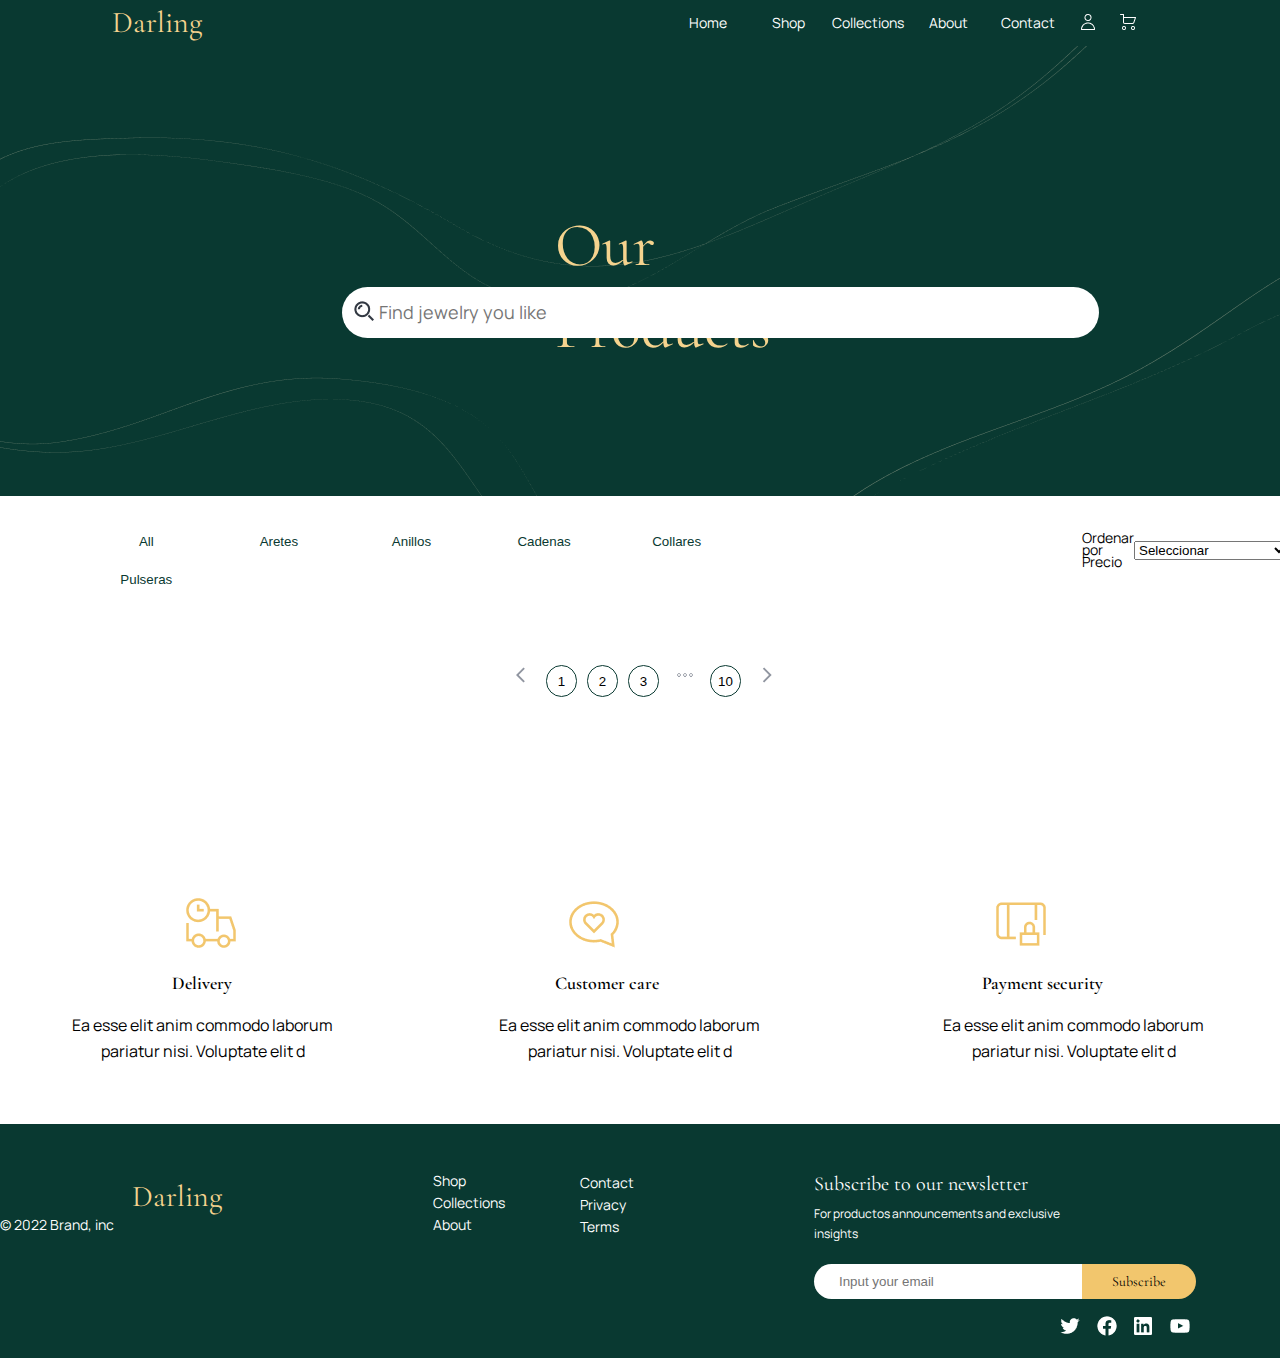
<file: pages/ShoProducts.html>
<!DOCTYPE html>
<html lang="en">
<head>
    <meta charset="UTF-8">
    <meta name="viewport" content="width=device-width, initial-scale=1.0">
    <link rel="stylesheet" type="text/css" href="../styles/shoProduct.css">
    <link rel="stylesheet" href="../styles/modal.css">
    <title>Shop</title>
</head>
<body>
    <header class="header">
        <nav class="header__nav">
            <ul class="Titulo">Darling</ul>
            <ul class="nav__real">
                <li class="header__link"><a href="/index.html">Home</a></li>
                <li class="header__link"><a>Shop</a></aShop></li>
                <li class="header__link"><a>Collections</a></li>
                <li class="header__link"><a>About</a></li>
                <li class="header__link"><a>Contact</a></li>
                <figure class="nav__boton">
                    <img src="../assest/Profile 1.png" alt="User">
                </figure>
                <figure class="nav__boton">
                    <img id="btnCart" src="../assest/Shopping cart 1.png" alt="ShoppingCart">
                </figure>
            
            </ul>
        </nav>
        <section class="presentacion">
            <h1 class="titulo1">Our Products</h1>
            <div class="input">
                <img src="../assest/lupa.png" alt="logo">
                <input class="barra" type="text" placeholder="Find jewelry you like">
            </div>
        </section>
    </header>
    <main>
        <div class="filtro1">
            <div class="sortear">
        
                <button class="btn-all" id="mostrarTodos">All</button>
                <button class="sort__buton"  data-tipo="aretes">Aretes</button>
                <button class="sort__buton"  data-tipo="anillo">Anillos</button>
                <button class="sort__buton"  data-tipo="cadena">Cadenas</button>
                <button class="sort__buton"  data-tipo="collar">Collares</button>
                <button class="sort__buton"  data-tipo="pulsera">Pulseras</button>

            </div>
            <div class="sort__filtre">
            
            <label for="">Ordenar por Precio</label>
                    <select id="ordenarProductos">
                        <option>Seleccionar</option>
                        <option value="ascendente">Ordenar Ascendente</option>
                        <option value="descendente">Ordenar Descendente</option>
                    </select>
                </div>
            
        </div>
        <section id="containerCardProducts">
        </section>
        <section id="contenedor">
        </section>

        <section id="paginacion-element">
            <nav class="paginacion">
                <ul class="paginacion__elementos">
                    <figure class="paginacion__flechas">
                        <img src="../assest/Chevron left large.svg" alt="flecha">
                    </figure>
                </ul>
                <ul class="paginacion__elementos">
                    <button class="paginacion__boton">1</button>
                </ul>
                <ul class="paginacion__elementos">
                    <button class="paginacion__boton">2</button>
                </ul>
                <ul class="paginacion__elementos">
                    <button class="paginacion__boton">3</button>
                </ul>
                <ul class="paginacion__elementos">
                    <figure class="paginacion__flechas">
                        <img src="../assest/Menu 5.svg" alt="flecha">
                    </figure>
                </ul>
                <ul class="paginacion__elementos">
                    <button class="paginacion__boton">10</button>
                </ul>
                <ul class="paginacion__elementos">
                    <figure class="paginacion__flechas">
                        <img src="../assest/Chevron right large.svg" alt="flecha">
                    </figure>
                </ul>
            </nav>
        </section>
        <section class="figuritas">
            <figure class="logos">
                <img src="../assest/Delivery time 1.png" class="delivery">
            </figure>
            <p class="titulo__figuritas">Delivery</p>
            <p class="text__figuritas">Ea esse elit anim commodo laborum <br>pariatur nisi. Voluptate elit d</p>
            <figure class="logos">
                <img src="../assest/Love message 1.png" class="corazon">
            </figure>
            <p class="titulo__figuritas">Customer care</p>
            <p class="text__figuritas">Ea esse elit anim commodo laborum <br>pariatur nisi. Voluptate elit d</p>
            <figure class="logos">
                <img src="../assest/Lock landscape 1.png" class="lock">
            </figure>
            <p class="titulo__figuritas">Payment security</p>
            <p class="text__figuritas">Ea esse elit anim commodo laborum <br>pariatur nisi. Voluptate elit d</p>
        </section>
    </main>
    <footer id="footer">
        <section class="nav">
            <h4 class="titulo__footer">Darling</h4>
            <nav>
                <ul class="nav__footer1">
                    <li>Shop</li>
                    <li>Collections</li>
                    <li>About</li>
                </ul>
                <ul class="nav__footer2">
                    <li>Contact</li>
                    <li>Privacy</li>
                    <li>Terms</li>
                </ul>
            </nav>
            <p class="identificador">© 2022 Brand, inc</p>
        </section>
        <aside class="subscripcion">
            <h5 class="subscripcion__titulo">Subscribe to our newsletter</h5>
            <a class="footer__texto">For productos announcements and exclusive insights</a>
            <div class="input__email">
                <img src="../assest/Mail.png" alt="logo">
                <input class="barra__suscribir" type="text" placeholder="Input your email">
            </div>
            <button class="suscribir"><a>Subscribe</a></button>
            <section class="redes">
                <ul class="red__social">
                    <figure>
                        <img src="../assest/twiter.png">
                    </figure>
                </ul>
                <ul class="red__social"> 
                    <figure>
                        <img src="../assest/facebok.png">
                    </figure>
                </ul>
                <ul class="red__social">
                    <figure>
                        <img src="../assest/linkedin.png">
                    </figure>
                </ul>
                <ul class="red__social">
                    <figure>
                        <img src="../assest/youtube.png">
                    </figure>
                </ul>
            </section>
        </aside>
    </footer>
    <div class="modalCart hidden">
        <section class="modalCartCSS">
            <button class="closeModal" id="closeModal">X</button>
            <h5>Your Cart</h5>
            <section class="productosCarrito">
                <figure class="figuraProductoAgregado">
                    <img class="imagenProductoAgregado" src="../imagenes/anillo1.png" alt="anillo">
                    <p>Anillo</p>
                    <a>Code:78025</a>
                    <p>$100</p>
                </figure>
                <button class="continueCheck" type="button">Continue to checkout</button>
            </section>
        </section>
        </div>

<script type="module"  src="../scripts/sProduct.js" ></script>
    <script src="../scripts/modalCart.js"></script>
    <script type="module" src="../scripts/FiltrarProducts.js"></script>
</body>


</html>
</file>
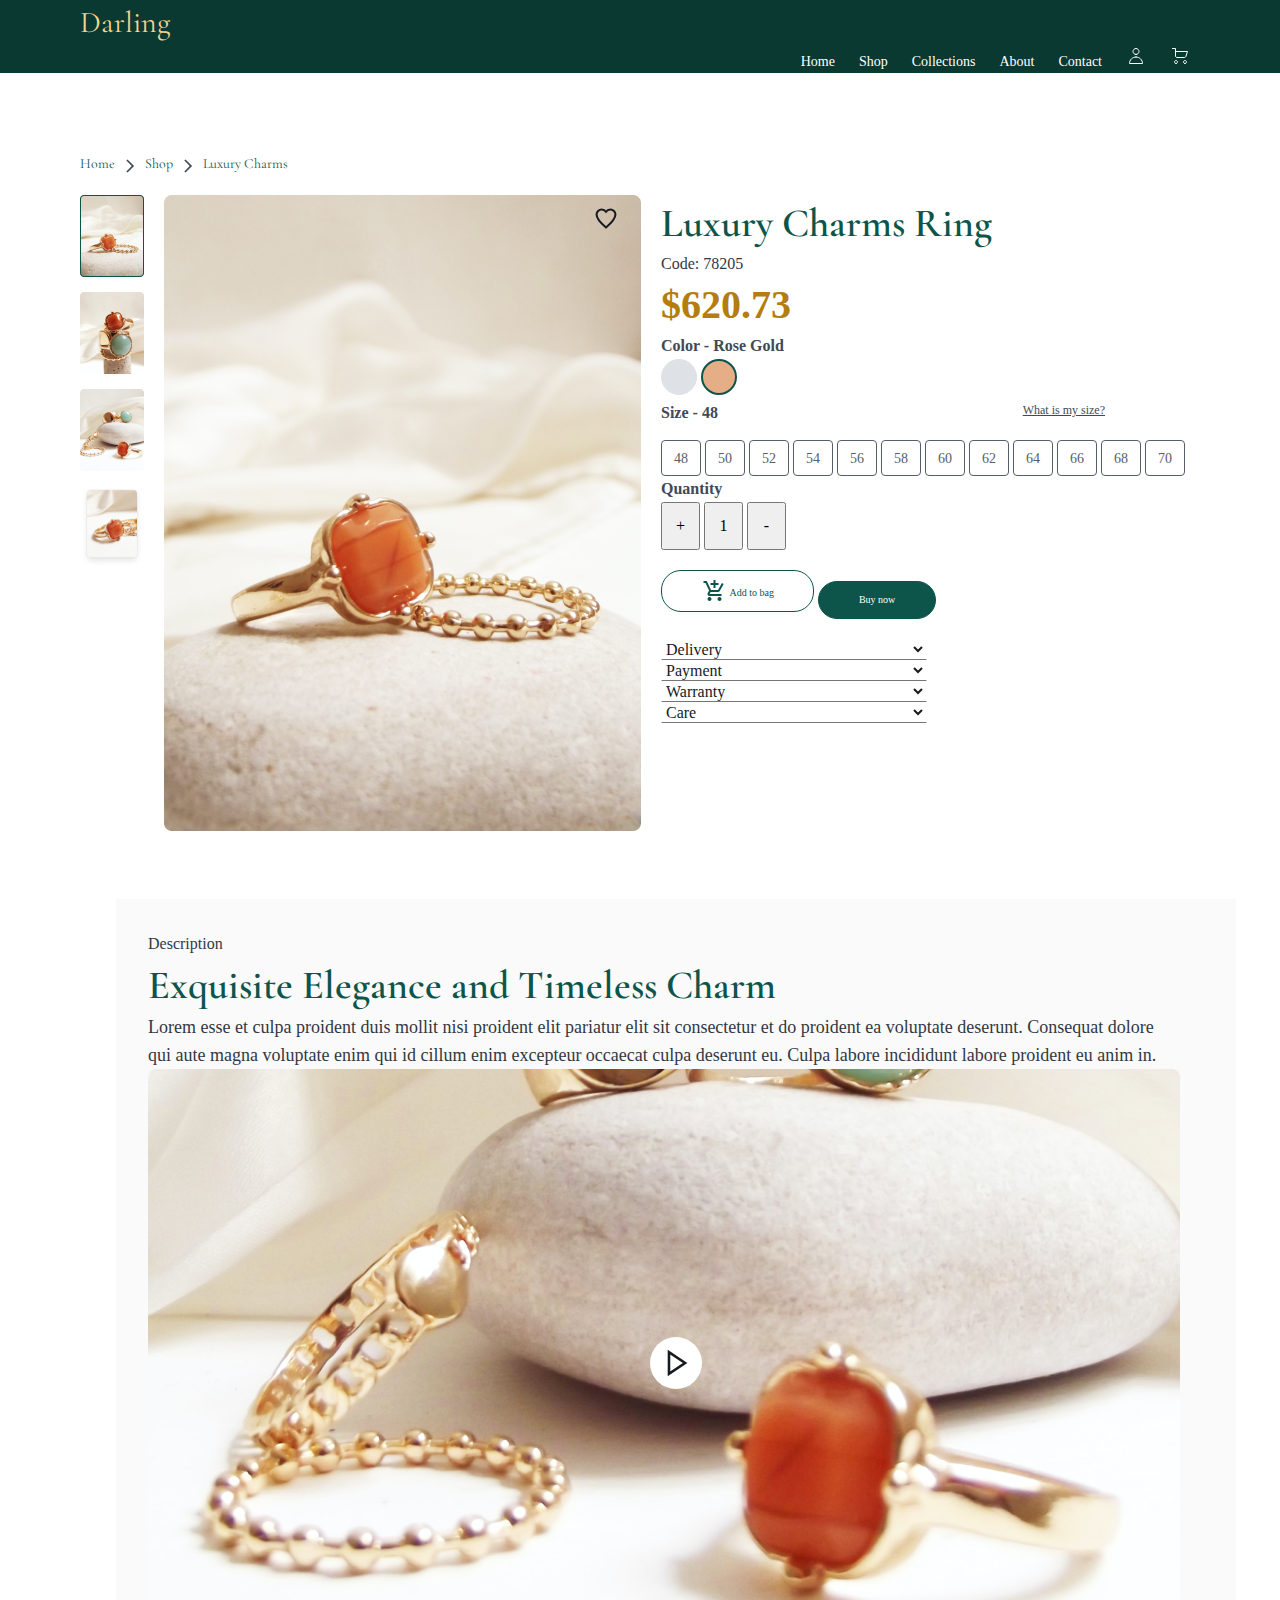
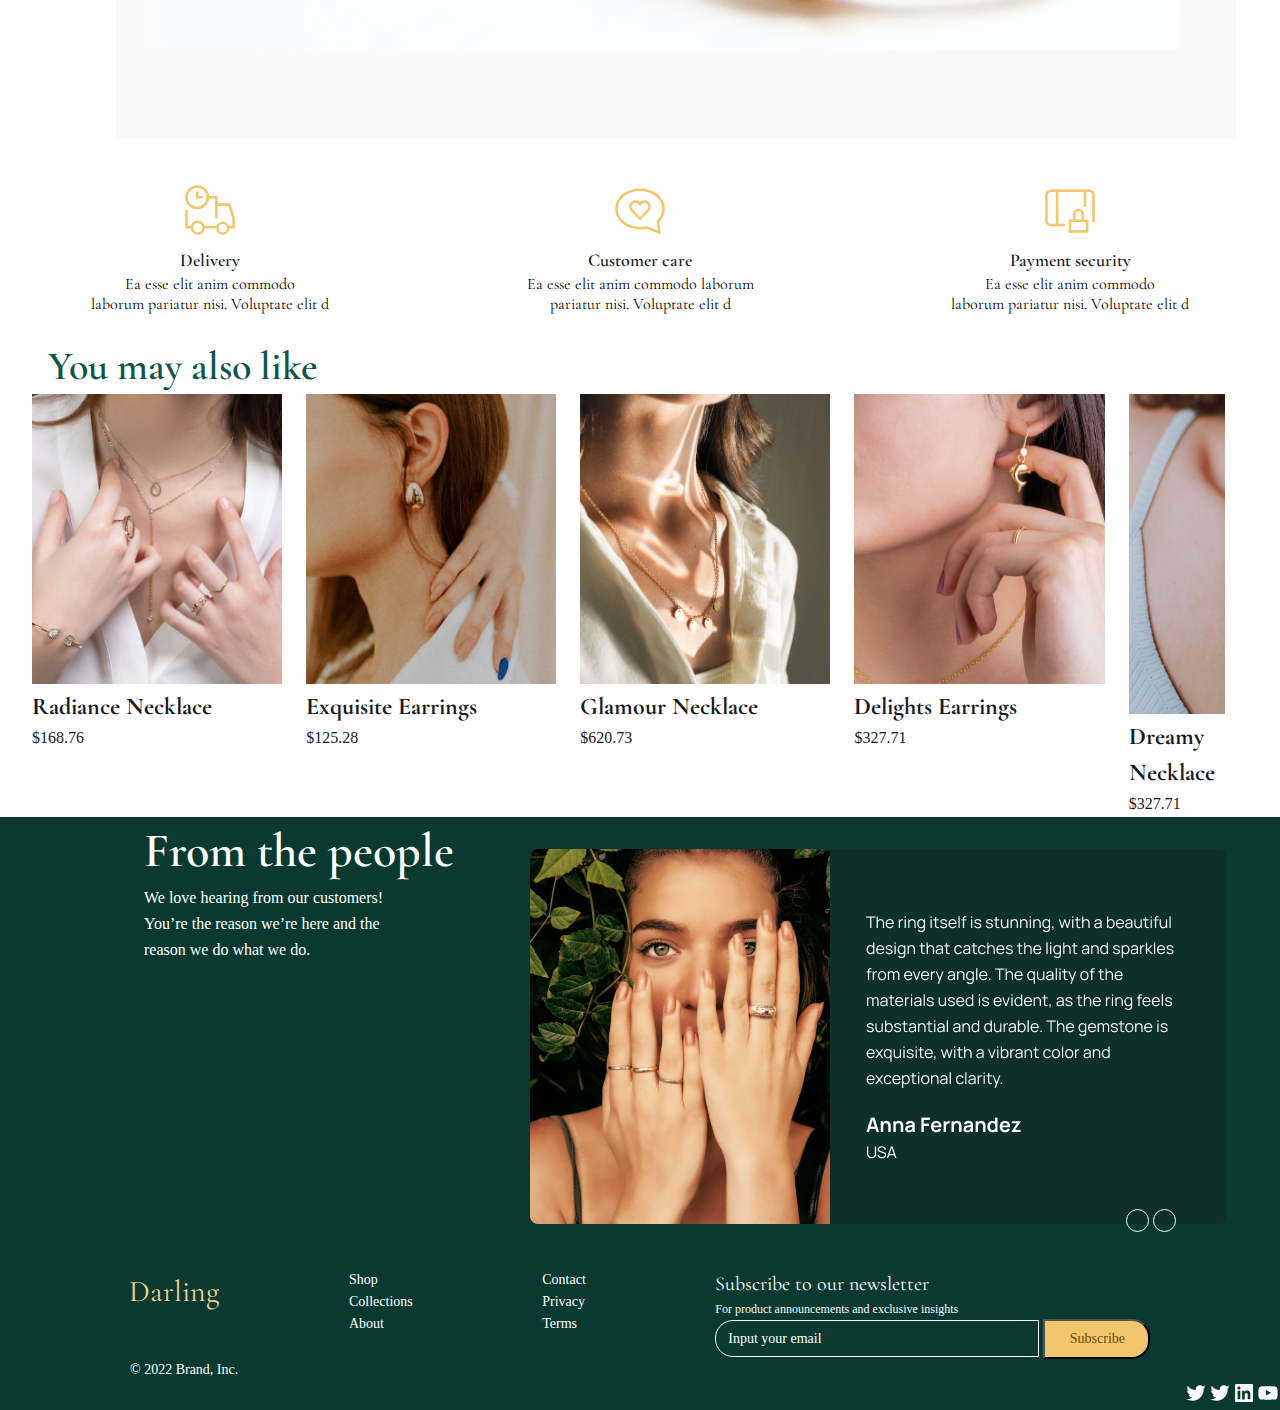
<file: pages/terceraVista.html>
<!DOCTYPE html>
<html lang="es">

<head>
    <meta charset="UTF-8">
    <meta name="viewport" content="width=device-width, initial-scale=1.0">
    <link rel="stylesheet" href="../styles/terceraVistaCss.css">

    <title>Tercera vista</title>
</head>

<body>
        <header class="header">
            <p id="darling-nav">
                Darling
            </p>
            <nav class="navbar">
                <ul class="nav-link">
                    <li> <a href="">
                            Home
                        </a></li>
        
                    <li> <a href="">
                            Shop
                        </a></li>
                    <li> <a href="">
                            Collections
                        </a></li>
                    <li> <a href="">
                            About
                        </a></li>
                    <li> <a href="">
                            Contact
                        </a></li>
                    <li> <a href="">
                            <svg xmlns="http://www.w3.org/2000/svg" width="20" height="20" viewBox="0 0 20 20" fill="none">
                                <path
                                    d="M10 8.5C11.6569 8.5 13 7.15685 13 5.5C13 3.84315 11.6569 2.5 10 2.5C8.34315 2.5 7 3.84315 7 5.5C7 7.15685 8.34315 8.5 10 8.5Z"
                                    stroke="white" stroke-linecap="round" stroke-linejoin="round" />
                                <path
                                    d="M10 11C8.27609 11 6.62279 11.6848 5.40381 12.9038C4.18482 14.1228 3.5 15.7761 3.5 17.5L16.5 17.5C16.5 15.7761 15.8152 14.1228 14.5962 12.9038C13.3772 11.6848 11.7239 11 10 11Z"
                                    stroke="white" stroke-linecap="round" stroke-linejoin="round" />
                            </svg>
                        </a></li>
                    <li> <a href="">
                            <svg xmlns="http://www.w3.org/2000/svg" width="20" height="20" viewBox="0 0 20 20" fill="none">
                                <path
                                    d="M2.5 2.5L5.5 2.5L5.5 10C5.5 10.828 6.172 11.5 7 11.5L14.419 11.5C15.065 11.5 15.638 11.087 15.842 10.474L17.5 5.5L5.5 5.5"
                                    stroke="white" stroke-linecap="round" stroke-linejoin="round" />
                                <path
                                    d="M6 17.5C6.82843 17.5 7.5 16.8284 7.5 16C7.5 15.1716 6.82843 14.5 6 14.5C5.17157 14.5 4.5 15.1716 4.5 16C4.5 16.8284 5.17157 17.5 6 17.5Z"
                                    stroke="white" stroke-linecap="round" stroke-linejoin="round" />
                                <path
                                    d="M15 17.5C15.8284 17.5 16.5 16.8284 16.5 16C16.5 15.1716 15.8284 14.5 15 14.5C14.1716 14.5 13.5 15.1716 13.5 16C13.5 16.8284 14.1716 17.5 15 17.5Z"
                                    stroke="white" stroke-linecap="round" stroke-linejoin="round" />
                            </svg>
                        </a></li>
                </ul>
            </nav>

    </header>

    <main class="shop">

        <div class="guia-pagina">
            <p>
                Home
            </p>
            <svg xmlns="http://www.w3.org/2000/svg" width="16" height="16" viewBox="0 0 16 16" fill="none">
                <path
                    d="M4.32666 13.4199L5.50666 14.5999L12.1067 7.9999L5.50666 1.3999L4.32666 2.5799L9.74666 7.9999L4.32666 13.4199Z"
                    fill="#424955" />
            </svg>
            <p>
                Shop
            </p>
            <svg xmlns="http://www.w3.org/2000/svg" width="16" height="16" viewBox="0 0 16 16" fill="none">
                <path
                    d="M4.32666 13.4199L5.50666 14.5999L12.1067 7.9999L5.50666 1.3999L4.32666 2.5799L9.74666 7.9999L4.32666 13.4199Z"
                    fill="#424955" />
            </svg>
            <p>
                Luxury Charms
            </p>
        </div>
        <div class="contenido-con-shop">
            <div class="lista-imagenes-verticales">
                <div> <img src="../imagenes/Image5.png" alt=""></div>
                <div>
                    <img src="../imagenes/Image6.png" alt="">
                </div>
                <div> <img src="../imagenes/Image7.png" alt=""></div>
                <div> <img src="../imagenes/Image8.png" alt=""></div>

            </div>

            <div class="img-anillo">
                <img src="../imagenes/Imagegrande.png" alt="">
                <svg xmlns="http://www.w3.org/2000/svg" width="24" height="24" viewBox="0 0 24 24" fill="none">
                    <path
                        d="M16.2858 3.42847C14.4858 3.42847 12.943 4.37132 12.0001 5.74275C11.0572 4.37132 9.51439 3.42847 7.71439 3.42847C4.88582 3.42847 2.57153 5.74275 2.57153 8.57132C2.57153 13.7142 12.0001 21.4285 12.0001 21.4285C12.0001 21.4285 21.4287 13.7142 21.4287 8.57132C21.4287 5.74275 19.1144 3.42847 16.2858 3.42847Z"
                        stroke="#171A1F" stroke-width="2.05714" stroke-miterlimit="10" stroke-linecap="square" />
                </svg>
            </div>
            <div class="formulario">
                <p class="titulo">
                    Luxury Charms Ring
                </p>

                <p class="code">
                    Code: 78205
                </p>
                <p class="precio"> $620.73</p>

                <p class="color-rose"> Color - Rose Gold</p>
                <svg class="svg-img" xmlns="http://www.w3.org/2000/svg" width="36" height="36" viewBox="0 0 36 36"
                    fill="none">
                    <circle cx="18" cy="18" r="17.5" fill="#DEE1E6" stroke="#DEE1E6" />
                </svg>
                <svg class="svg-img" xmlns="http://www.w3.org/2000/svg" width="36" height="36" viewBox="0 0 36 36"
                    fill="none">
                    <circle cx="18" cy="18" r="17" fill="#E6AE87" stroke="#0D554A" stroke-width="2" />
                </svg>
                <br>
                <div class="texto-despues-titulo">
                    <p class="size"> Size - 48</p>
                    <p class="what-size">What is my size?</p>
                </div>
                <br>
                <br>
                <div class="botones">
                    <div> <button class="boton-amarrillo">48</button>
                        <button type="button">50</button>
                        <button type="button">52</button>
                    </div>
                    <div>
                        <button type="button">54</button>
                        <button type="button">56</button>
                        <button type="button">58</button>
                    </div>
                    <div>
                        <button type="button">60</button>
                        <button type="button">62</button>
                        <button type="button">64</button>
                    </div>
                    <div>
                        <button type="button">66</button>
                        <button type="button">68</button>
                        <button type="button">70</button>
                    </div>
                </div>
                <div class="parte-para-comprar">
                    <p class="quanty">
                        Quantity
                    </p>
                    <div class="botones-agregar-quitar">
                        <button type="submit">+</button>
                        <button type="submit">1</button>
                        <button type="submit">-</button>
                    </div>
                    <br>
                </div>

                <button type="submit" class="btn-blanco"> <svg xmlns="http://www.w3.org/2000/svg" width="25" height="24"
                        viewBox="0 0 25 24" fill="none">
                        <path
                            d="M11.5 9H13.5L13.5 6L16.5 6V4L13.5 4L13.5 1L11.5 1L11.5 4L8.5 4L8.5 6L11.5 6L11.5 9ZM7.5 18C6.4 18 5.51 18.9 5.51 20C5.51 21.1 6.4 22 7.5 22C8.6 22 9.5 21.1 9.5 20C9.5 18.9 8.6 18 7.5 18ZM17.5 18C16.4 18 15.51 18.9 15.51 20C15.51 21.1 16.4 22 17.5 22C18.6 22 19.5 21.1 19.5 20C19.5 18.9 18.6 18 17.5 18ZM7.67 14.75L7.7 14.63L8.6 13L16.05 13C16.8 13 17.46 12.59 17.8 11.97L21.66 4.96L19.92 4H19.91L18.81 6L16.05 11L9.03 11L8.9 10.73L6.66 6L5.71 4L4.77 2L1.5 2L1.5 4L3.5 4L7.1 11.59L5.75 14.04C5.59 14.32 5.5 14.65 5.5 15C5.5 16.1 6.4 17 7.5 17L19.5 17V15L7.92 15C7.79 15 7.67 14.89 7.67 14.75Z"
                            fill="#0D554A" />
                    </svg> Add to bag</button>
                <button type="submit" class="btn-verde">Buy now</button>
                <br>
                <br>
                <div class="selects">
                    <div>
                        <select name="" id="">
                            <option value="">Delivery</option>
                        </select>
                        <select name="" id="">
                            <option value="">Payment</option>
                        </select>
                    </div>
                    <div>
                        <select name="" id="">
                            <option value="">Warranty</option>
                        </select>
                        <select name="" id="">
                            <option value="">Care</option>
                        </select>
                    </div>
                </div>
            </div>

    </main>
    <section id="descripcion-joya">
        <div class="joya">
            <p class="descripcion"> Description</p>
            <p class="exquisite-elegance">
                Exquisite Elegance and Timeless Charm
            </p>
            <p class="texto-descriptivo">
                Lorem esse et culpa proident duis mollit nisi proident elit pariatur elit sit consectetur et do proident
                ea voluptate deserunt. Consequat dolore qui aute magna voluptate enim qui id cillum enim excepteur
                occaecat culpa deserunt eu.
                Culpa labore incididunt labore proident eu anim in.
            </p>
            <div class="imagen">
                <img src="../imagenes/Image17.png" alt="">
                <div class="svg">
                    <svg xmlns="http://www.w3.org/2000/svg" width="32" height="32" viewBox="0 0 32 32" fill="none">
                        <path d="M8.25 27.0714L8.25 4.92859L24.8571 16L8.25 27.0714Z" stroke="#171A1F"
                            stroke-width="2.65714" stroke-miterlimit="10" stroke-linecap="square" />

                    </svg>
                </div>
            </div>
        </div>

    </section>
    <section class="layout">
        <div class="grow1">
            <svg xmlns="http://www.w3.org/2000/svg" width="62" height="62" viewBox="0 0 62 62" fill="none">
                <path d="M37.4138 25.6552L50.2414 25.6552L54.5173 38.4828L54.5173 48.1035H49.0655" stroke="#F2C66D"
                    stroke-width="2.56552" stroke-miterlimit="10" />
                <path d="M38.5896 48.1035H24.5615" stroke="#F2C66D" stroke-width="2.56552" stroke-miterlimit="10" />
                <path d="M28.8621 18.1724L37.4138 18.1724L37.4138 39.5517" stroke="#F2C66D" stroke-width="2.56552"
                    stroke-miterlimit="10" />
                <path d="M12.8275 48.1034H7.48267L7.48267 31" stroke="#F2C66D" stroke-width="2.56552"
                    stroke-miterlimit="10" />
                <path
                    d="M18.7069 54.5172C21.954 54.5172 24.5863 51.885 24.5863 48.6379C24.5863 45.3909 21.954 42.7586 18.7069 42.7586C15.4599 42.7586 12.8276 45.3909 12.8276 48.6379C12.8276 51.885 15.4599 54.5172 18.7069 54.5172Z"
                    stroke="#F2C66D" stroke-width="2.56552" stroke-miterlimit="10" stroke-linecap="square" />
                <path
                    d="M43.8275 54.5172C46.7794 54.5172 49.1723 52.1243 49.1723 49.1724C49.1723 46.2205 46.7794 43.8276 43.8275 43.8276C40.8756 43.8276 38.4827 46.2205 38.4827 49.1724C38.4827 52.1243 40.8756 54.5172 43.8275 54.5172Z"
                    stroke="#F2C66D" stroke-width="2.56552" stroke-miterlimit="10" stroke-linecap="square" />
                <path
                    d="M18.1723 28.8621C24.0761 28.8621 28.862 24.0761 28.862 18.1724C28.862 12.2687 24.0761 7.48276 18.1723 7.48276C12.2686 7.48276 7.48267 12.2687 7.48267 18.1724C7.48267 24.0761 12.2686 28.8621 18.1723 28.8621Z"
                    stroke="#F2C66D" stroke-width="2.56552" stroke-miterlimit="10" stroke-linecap="square" />
                <path d="M18.1724 13.8965V18.1724H22.4482" stroke="#F2C66D" stroke-width="2.56552"
                    stroke-miterlimit="10" stroke-linecap="square" />
            </svg>
            <p class="titulo-iconos">Delivery</p>
            <p class="texto-debajo-icono">
                Ea esse elit anim commodo<br> laborum pariatur nisi. Voluptate elit d
            </p>
        </div>
        <div class="grow1">
            <svg xmlns="http://www.w3.org/2000/svg" width="62" height="62" viewBox="0 0 62 62" fill="none">
                <path
                    d="M48.9585 42.331C50.6815 40.7524 52.0635 38.838 53.0194 36.7055C53.9753 34.5731 54.485 32.2677 54.5172 29.931C54.5172 19.3483 44.0413 10.6897 30.9999 10.6897C17.9585 10.6897 7.48267 19.3483 7.48267 29.931C7.48267 40.5138 17.9585 49.1724 30.9999 49.1724C33.2283 49.1406 35.4481 48.89 37.6275 48.4241L50.2413 53.4483L48.9585 42.331Z"
                    stroke="#F2C66D" stroke-width="2.56552" stroke-miterlimit="10" stroke-linecap="square" />
                <path
                    d="M39.0836 23.9908C38.5348 23.4394 37.8701 23.0172 37.1377 22.7549C36.4053 22.4925 35.6236 22.3966 34.8495 22.4741C34.0754 22.5516 33.3283 22.8005 32.6625 23.2028C31.9966 23.6052 31.4288 24.1508 31.0001 24.8C30.5934 24.1884 30.0629 23.6689 29.443 23.2749C28.8231 22.881 28.1275 22.6213 27.4011 22.5128C26.6747 22.4042 25.9336 22.4491 25.2256 22.6447C24.5176 22.8402 23.8584 23.1819 23.2907 23.6479C22.7229 24.1139 22.2591 24.6937 21.9292 25.3499C21.5993 26.0062 21.4107 26.7243 21.3754 27.4579C21.3402 28.1916 21.4591 28.9245 21.7246 29.6093C21.99 30.2942 22.3961 30.9157 22.9166 31.434L31.0001 39.5517L39.0847 31.4383C40.0689 30.4488 40.6212 29.1099 40.621 27.7143C40.6208 26.3187 40.0681 24.98 39.0836 23.9908Z"
                    stroke="#F2C66D" stroke-width="2.56552" stroke-miterlimit="10" stroke-linecap="square" />
            </svg>
            <p class="titulo-iconos">Customer care</p>
            <p class="texto-debajo-icono">
                Ea esse elit anim commodo laborum <br>
                pariatur nisi. Voluptate elit d
            </p>
        </div>
        <div class="grow1">
            <svg xmlns="http://www.w3.org/2000/svg" width="62" height="62" viewBox="0 0 62 62" fill="none">
                <path d="M48.1034 41.6897L31 41.6897L31 52.3793H48.1034V41.6897Z" stroke="#F2C66D"
                    stroke-width="2.56552" stroke-miterlimit="10" stroke-linecap="square" />
                <path
                    d="M35.2759 41.6897V35.2759C35.2759 32.9241 37.2 31 39.5517 31C41.9035 31 43.8276 32.9241 43.8276 35.2759V41.6897"
                    stroke="#F2C66D" stroke-width="2.56552" stroke-miterlimit="10" stroke-linecap="square" />
                <path
                    d="M24.5861 45.9655L11.7585 45.9655C9.39718 45.9655 7.48267 44.051 7.48267 41.6896L7.48267 16.0345C7.48267 13.6731 9.39718 11.7586 11.7585 11.7586L50.2413 11.7586C52.6026 11.7586 54.5172 13.6731 54.5172 16.0345L54.5172 41.6896"
                    stroke="#F2C66D" stroke-width="2.56552" stroke-miterlimit="10" stroke-linecap="square" />
                <path d="M18.1724 11.7586L18.1724 45.9655" stroke="#F2C66D" stroke-width="2.56552"
                    stroke-miterlimit="10" stroke-linecap="square" />
                <path d="M45.9656 11.7586L45.9656 26.7241" stroke="#F2C66D" stroke-width="2.56552"
                    stroke-miterlimit="10" stroke-linecap="square" />
            </svg>
            <p class="titulo-iconos">Payment security</p>
            <p class="texto-debajo-icono">
                Ea esse elit anim commodo <br>
                laborum pariatur nisi. Voluptate elit d
            </p>

        </div>
    </section>
    <p class="titulo-antepenultimo">You may also like</p>
    <section class="layout-2">
        <div class="accesorios">
            <img src="../imagenes/Image18.png" alt="">
            <p class="titulos-accesorios">
                Radiance Necklace
            </p>
            <p class="precio-accesorios">
                $168.76
            </p>
        </div>
        <div class="accesorios">
            <img src="../imagenes/Image19.png" alt="">
            <p class="titulos-accesorios">
                Exquisite Earrings
            </p>
            <p class="precio-accesorios">
                $125.28
            </p>

        </div>
        <div class="accesorios">
            <img src="../imagenes/Image20.png" alt="">
            <p class="titulos-accesorios">
                Glamour Necklace
            </p>
            <p class="precio-accesorios">
                $620.73
            </p>
            </p>
        </div>
        <div class="accesorios">
            <img src="../imagenes/Image21.png" alt="">
            <p class="titulos-accesorios">
                Delights Earrings
            </p>
            <p class="precio-accesorios">
                $327.71
            </p>
        </div>
        <div class="accesorios">
            <img src="../imagenes/Image22.png" alt="">
            <p class="titulos-accesorios">
                Dreamy Necklace
            </p>
            <p class="precio-accesorios">
                $327.71
            </p>

        </div>
    </section>
    <footer id="footer-completo">
        <section class="layout-footer">
            <div>
                <p class="from-people">
                    From the people
                </p>
                <p class="texto-people">
                    We love hearing from our customers!
                    You’re the reason we’re here and the reason we do what we do.

                </p>
            </div>
            <div>
                <img src="../imagenes/imagen footer.png" alt="">
                <svg xmlns="http://www.w3.org/2000/svg" width="32" height="32" viewBox="0 0 32 32" fill="none">
                    <path
                        d="M21.9534 6.45341L19.875 4.375L8.25 16L19.875 27.625L21.9534 25.5466L12.4068 16L21.9534 6.45341Z"
                        fill="#EFFDFA" />
                </svg>
                <svg xmlns="http://www.w3.org/2000/svg" width="32" height="32" viewBox="0 0 32 32" fill="none">
                    <path
                        d="M9.5415 25.5466L11.6199 27.625L23.2449 16L11.6199 4.375L9.5415 6.45341L19.088 16L9.5415 25.5466Z"
                        fill="#EFFDFA" />
                </svg>
            </div>
        </section>

        

        <div class="footer-sin-imagen">

            <div class="footer-menu">
                <p class="darling">
                    Darling
                </p>
                <div class="primera-parte">
                    <ul>
                        <li> <a href=""> Shop </a></li>
                        <li> <a href=""> Collections</a></li>
                        <li> <a href=""> About </a></li>

                    </ul>
                </div>
                <div class="segunda-parte">
                    <ul>
                        <li> <a href=""> Contact</a></li>
                        <li> <a href=""> Privacy</a></li>
                        <li> <a href=""> Terms </a></li>
                    </ul>
                </div>
                <div class="tercera-parte-menu">
                    <form action="">

                        <p id="titulo-formulario">
                            Subscribe to our newsletter
                        </p>
                        <p id="texto-formulario">
                            For product announcements and exclusive insights

                        </p>
                        <input type="email" value="Input your email" id="input1">
                        <button type="submit" id="boton">Subscribe</button>
                    </form>
                </div>

            </div>
            <p class="texto-parte-abajo">
                © 2022 Brand, Inc.
            </p>
            <div class="iconos-redes">

                <div>
                    <svg xmlns="http://www.w3.org/2000/svg" width="24" height="24" viewBox="0 0 24 24" fill="none">
                        <path
                            d="M21.6 6.06001C20.88 6.36001 20.16 6.60001 19.32 6.66001C20.16 6.18001 20.76 5.40001 21.06 4.50001C20.28 4.98001 19.44 5.28001 18.54 5.46001C17.82 4.68001 16.8 4.20001 15.72 4.20001C13.56 4.20001 11.76 5.94001 11.76 8.16001C11.76 8.46001 11.82 8.76001 11.88 9.06001C8.57997 8.88001 5.69997 7.32001 3.71997 4.92001C3.35997 5.52001 3.17997 6.18001 3.17997 6.90001C3.17997 8.28001 3.89997 9.48001 4.91997 10.2C4.25997 10.2 3.65997 10.02 3.11997 9.72001V9.78001C3.11997 11.7 4.49997 13.26 6.29997 13.62C5.93997 13.68 5.63997 13.74 5.27997 13.74C5.03997 13.74 4.79997 13.74 4.55997 13.68C5.03997 15.24 6.53997 16.38 8.21997 16.44C6.89997 17.52 5.15997 18.12 3.29997 18.12C2.99997 18.12 2.63997 18.12 2.33997 18.06C4.13997 19.14 6.23997 19.8 8.45997 19.8C15.72 19.8 19.68 13.8 19.68 8.58001C19.68 8.40001 19.68 8.22001 19.68 8.10001C20.4 7.50001 21.06 6.84001 21.6 6.06001Z"
                            fill="white" />
                    </svg>
                </div>
                <div>
                    <svg xmlns="http://www.w3.org/2000/svg" width="24" height="24" viewBox="0 0 24 24" fill="none">
                        <path
                            d="M21.6 6.06001C20.88 6.36001 20.16 6.60001 19.32 6.66001C20.16 6.18001 20.76 5.40001 21.06 4.50001C20.28 4.98001 19.44 5.28001 18.54 5.46001C17.82 4.68001 16.8 4.20001 15.72 4.20001C13.56 4.20001 11.76 5.94001 11.76 8.16001C11.76 8.46001 11.82 8.76001 11.88 9.06001C8.57997 8.88001 5.69997 7.32001 3.71997 4.92001C3.35997 5.52001 3.17997 6.18001 3.17997 6.90001C3.17997 8.28001 3.89997 9.48001 4.91997 10.2C4.25997 10.2 3.65997 10.02 3.11997 9.72001V9.78001C3.11997 11.7 4.49997 13.26 6.29997 13.62C5.93997 13.68 5.63997 13.74 5.27997 13.74C5.03997 13.74 4.79997 13.74 4.55997 13.68C5.03997 15.24 6.53997 16.38 8.21997 16.44C6.89997 17.52 5.15997 18.12 3.29997 18.12C2.99997 18.12 2.63997 18.12 2.33997 18.06C4.13997 19.14 6.23997 19.8 8.45997 19.8C15.72 19.8 19.68 13.8 19.68 8.58001C19.68 8.40001 19.68 8.22001 19.68 8.10001C20.4 7.50001 21.06 6.84001 21.6 6.06001Z"
                            fill="white" />
                    </svg>
                </div>
                <div>
                    <svg xmlns="http://www.w3.org/2000/svg" width="24" height="24" viewBox="0 0 24 24" fill="none">
                        <path
                            d="M19.8 3L4.2 3C3.88174 3 3.57652 3.12643 3.35147 3.35147C3.12643 3.57652 3 3.88174 3 4.2L3 19.8C3 20.1183 3.12643 20.4235 3.35147 20.6485C3.57652 20.8736 3.88174 21 4.2 21L19.8 21C20.1183 21 20.4235 20.8736 20.6485 20.6485C20.8736 20.4235 21 20.1183 21 19.8L21 4.2C21 3.88174 20.8736 3.57652 20.6485 3.35147C20.4235 3.12643 20.1183 3 19.8 3ZM8.3322 18.3564H5.6244L5.6244 9.75H8.3322L8.3322 18.3564ZM6.978 8.5686C6.6667 8.56765 6.36266 8.47447 6.10429 8.30083C5.84591 8.1272 5.64479 7.88088 5.52632 7.59301C5.40784 7.30513 5.37734 6.9886 5.43865 6.6834C5.49996 6.3782 5.65035 6.09801 5.8708 5.87822C6.09126 5.65843 6.37191 5.5089 6.67729 5.44852C6.98268 5.38814 7.29912 5.41961 7.58663 5.53895C7.87414 5.6583 8.11984 5.86018 8.29269 6.11908C8.46555 6.37798 8.5578 6.6823 8.5578 6.9936C8.55788 7.20086 8.51704 7.40609 8.43761 7.59753C8.35819 7.78897 8.24175 7.96284 8.09497 8.10917C7.9482 8.2555 7.77397 8.37141 7.58229 8.45025C7.39062 8.52909 7.18526 8.56931 6.978 8.5686ZM18.3726 18.3564H15.72V14.1936C15.72 13.1814 15.72 11.9436 14.31 11.9436C12.9 11.9436 12.7302 13.0128 12.7302 14.1372V18.4128H10.08L10.08 9.75L12.5616 9.75V10.9314H12.618C12.8739 10.4889 13.2453 10.1243 13.6925 9.87657C14.1396 9.62885 14.6457 9.50732 15.1566 9.525C17.8644 9.525 18.372 11.325 18.372 13.6314L18.3726 18.3564Z"
                            fill="white" />
                    </svg>
                </div>
                <div>
                    <svg xmlns="http://www.w3.org/2000/svg" width="24" height="24" viewBox="0 0 24 24" fill="none">
                        <path
                            d="M21.42 8.15997C21.42 8.15997 21.24 6.83997 20.64 6.23997C19.92 5.45997 19.08 5.45997 18.72 5.39997C16.02 5.21997 12 5.21997 12 5.21997C12 5.21997 7.98002 5.21997 5.28002 5.39997C4.92002 5.45997 4.08002 5.45997 3.36002 6.23997C2.76002 6.83997 2.58002 8.15997 2.58002 8.15997C2.58002 8.15997 2.40002 9.71997 2.40002 11.28L2.40002 12.72C2.40002 14.28 2.58002 15.84 2.58002 15.84C2.58002 15.84 2.76002 17.16 3.36002 17.76C4.08002 18.54 5.04002 18.48 5.46002 18.6C7.02002 18.72 12 18.78 12 18.78C12 18.78 16.02 18.78 18.72 18.6C19.08 18.54 19.92 18.54 20.64 17.76C21.24 17.16 21.42 15.84 21.42 15.84C21.42 15.84 21.6 14.28 21.6 12.72L21.6 11.28C21.6 9.71997 21.42 8.15997 21.42 8.15997ZM10.02 14.52L10.02 9.11997L15.18 11.82L10.02 14.52Z"
                            fill="white" />
                    </svg>
                </div>
            </div>
        </div>

    </footer>
</body>

</html>
</file>
<file: styles.css>
@import url('https://fonts.googleapis.com/css2?family=Manrope&display=swap');
@import url('https://fonts.googleapis.com/css2?family=Cormorant+Garamond&display=swap');


:root {
    --bg-banner: url("./imagenes/backgroundbanner.png");
    --primary-color: #093931;
    --second-color: #F2C66D;
    --title-color: #F5D38E;
    --padding-left: 8.25rem;
    --font-body: 'Manrope', sans-serif;
    --font-title: 'Cormorant Garamond', serif;
}


* {
    margin: 0;
    padding: 0;
    box-sizing: border-box;
}

.header {
    background-image: var(--bg-banner);
    background-color: var(--primary-color);
    /* padding: 0 var(--padding-left); */
    padding-bottom: 8.69rem;
}

.header__nav {
    display: flex;
    justify-content: space-between;
    background-color: var(--primary-color);
    padding: 0.5rem var(--padding-left);
    align-items: center;
    /* padding: 0.5rem 0; */
}

.header__links {
    list-style: none;
    display: flex;
    /* gap: 2.52rem; */
}

.header__links li {
    padding: 0.65625rem 1.35188rem;
}

.header__links a {
    font-family: var(--font-body);
    color: #FFF;
    text-decoration: none;
    font-size: 0.875rem;
}

.header__links .active a {
    color: var(--second-color);
}

.header__links .active {
    border-bottom: 4px solid var(--second-color);
    border-radius: 0.13rem;
    /* box-shadow: 2px 11px 0px -6px rgba(242, 198, 109, 1); */
}

.header__banner {
    display: flex;
    align-items: center;
    /* flex-wrap: wrap-reverse; */
    gap: 4.5rem;
    padding: 0 var(--padding-left);
    padding-top: 4.81rem;
}

.header__banner section {
    width: 50%;

    display: flex;
    flex-direction: column;
    align-items: center;
}

.header__banner section h1 {
    color: var(--title-color);
    font-family: var(--font-title);
    font-size: 4.5rem;
}

.header__banner section button {
    border-radius: 1.625rem;
    border: 1px solid #FFF;
    color: #FFF;
    padding: 0.75rem 3.6875rem;
    background-color: transparent;
    font-family: var(--font-body);
    font-size: 1.125rem;
    margin-top: 1.5rem;
    align-self: flex-start;
    /* background: rgba(0, 0, 0, 0.00) */
}

.header__play {
    position: relative;
    width: 15.0625rem;
    height: 20.0625rem;
    position: absolute;
    top: 25%;
    right: -25%;
}

.modalCart {
    position: fixed;
    top: 0;
    left: 0;
    width: 100%;
    height: 100%;
    background-color: #05050549;
    /* visibility: hidden; */
}

.hidden {
    display: none;
}

.show {
    display: flex;
    justify-content: flex-end;
}

.modalCart section {
    width: 50%;
    height: 100%;
    background-color: white;
}

.header__video {
    width: 100%;
    object-fit: cover;
}

.header__playbutton {
    position: absolute;
    top: 40%;
    left: 40%;

}

.header__images {
    position: relative;

}

#btnCart {
    cursor: pointer;
}

#btn-mobile {
    display: none;
    background-color: transparent;
    border: none;
    cursor: pointer;
    /* width: 50px;
    height: 50px; */

}

#btn-mobile .material-symbols-outlined {
    color: #FFF;
    font-size: 40px;
    font-weight: 300;
    /* width: 100%;
    height: 100%; */
}

@media screen and (max-width: 997px) {

    :root {
        --padding-left: 4.2rem;
    }

    .header__banner {
        flex-direction: column-reverse;
        padding-top: 2rem;
        gap: 2rem;
    }

    .header__banner section h1 {
        text-align: center;
    }

    .header__banner section {
        width: 100%;
    }

    .header__banner section button {
        align-self: auto;
    }

    /* .header__nav, .header__banner{
        padding-left: ;

    } */
}

@media screen and (max-width: 880px) {
    .header__links {
        display: none;
    }

    #btn-mobile {
        display: block;
    }
}

@media screen and (max-width: 627px) {

    :root {
        --padding-left: 2rem;
    }

    html {
        font-size: 12px;
    }

    .header__images {
        /* align-self: flex-start; */
        width: 70%;
    }

    .header__images .header__image {
        width: 100%;
        height: auto;
    }

    /* .header__play{
        right: -10px;
    } */
}





.layout {
    display: flex;
    gap: 16px;
    justify-content: space-evenly;
    margin-top: 2.5rem;
}

.grow1 {
    flex-grow: 1;
    align-items: center;
    justify-content: center;
    text-align: center;
}

.titulo-iconos {
    color: #171A1F;
    text-align: center;
    font-family: "Cormorant Garamond";
    font-size: 1.125rem;
    font-style: normal;
    font-weight: 600;
    line-height: 1.75rem;
    /* 155.556% */
}

@media only screen and (width <=37.5rem) {
    .layout {
        display: flex;
        gap: 10px;
        justify-content: space-evenly;
        margin-top: 1.5rem;
    }

    .grow1 {
        flex-grow: 1;
        align-items: center;
        justify-content: center;
        text-align: left;
        font-size: 0.5rem;
        line-height: 0.9rem;
    }

    .titulo-iconos {
        font-size: 0.7rem;
        font-style: normal;
        font-weight: 200;
        line-height: 1.75rem;
        /* 155.556% */
    }



}


.featured {
    width: 100%;
    height: 100%;
    display: flex;
    justify-content: space-evenly;
    margin-top: 2.5rem;
}

.h2 {
    display: flex;
    color: #0D554A;
    width: 264px;
    height: 112px;
    top: 54px;
    left: 132px;
    font-family: var(--tipografia-header1);
    font-weight: 600;
    font-size: 40px;
    line-height: 56px;
    margin-left: 60px;
}


.imgenes-list {
    flex-grow: 1;
    align-items: start;
    justify-content: left;
    text-align: left;
}

.h2_text {
    display: flex;
    width: 264px;
    height: 78px;
    top: 178px;
    left: 132px;
    font-family: var(--tipografia-header2);
    font-weight: 400;
    font-size: 16px;
    line-height: 26px;
    margin-left: 60px;
}

.boton2 {
    width: 200px;
    height: 52px;
    top: 280px;
    left: 132px;
    border-radius: 26px;
    background-color: transparent;
    border: 1px solid #0D554A;
    color: #0D554A;
    margin-left: 60px;
}

.boton2:hover {
    cursor: pointer;
    background-color: #F5D38E;
    border: #F5D38E;
    color: #093931;
}

.jewelry {
    display: flex;
    width: 230px;
    height: 280px;
    flex-direction: row;
    margin-top: -300px;
    margin-left: 300px;
}

.jewelryy {
    border-radius: 10px;
}

.jewelryy:hover {
    cursor: pointer;
}

.texxto {
    display: flex;
    width: 180px;
    height: 36px;
    top: 332px;
    left: 12px;
    font-family: var(--tipografia-header1);
    font-weight: 700;
    font-size: 20px;
    line-height: 10px;
}

.precio {
    display: inline-flex;
    font-family: var(--tipografia-header2);
    font-weight: 400px;
    font-size: 16px;
    line-height: 26px;
    margin-top: -40px;
}

.collection {
    display: flex;
    font-family: var(--tipografia-header1);
    width: 255px;
    height: 56px;
    top: 48px;
    left: 579px;
    font-weight: 600;
    font-size: 30px;
    line-height: 56px;
    align-items: center;
    margin-left: 510px;
    padding: 40px 20px;
}

.im1 {
    display: flex;
    width: 300px;
    height: 300px;

    left: 540px;
    border-radius: 10px;
    align-items: center;
    margin-left: 80px;
    margin-right: 0px;
    margin-bottom: 20px;
}

.texto1 {
    display: flex;
    font-family: var(--tipografia-header1);
    margin-top: 20px;
    font-size: 22px;
    line-height: 48px;
    margin-bottom: -70px;
    margin-left: 150px;
    color: white;

}

.im2 {
    display: flex;
    width: 300px;
    height: 300px;
    top: 150px;
    left: 540px;
    border-radius: 10px;
    align-items: center;
    margin-top: -340px;
    margin-left: 443px;
    margin-bottom: 20px;
}

.texto2 {
    display: flex;
    width: 249px;
    height: 48px;
    top: 288px;
    left: 55px;
    font-family: var(--tipografia-header1);
    font-weight: 400;
    font-size: 22px;
    line-height: 48px;
    margin-top: -50px;
    margin-left: 510px;
    color: #FFFFFF;
}

.im3 {
    display: flex;
    width: 300px;
    height: 300px;
    top: 150px;
    left: 540px;
    border-radius: 10px;
    align-items: center;
    margin-top: -280px;
    margin-left: 800px;
    margin-bottom: 20px;

}

.texto3 {
    display: flex;
    width: 249px;
    height: 48px;
    top: 288px;
    left: 55px;
    font-family: var(--tipografia-header1);
    font-weight: 400;
    font-size: 22px;
    line-height: 48px;
    margin-top: -50px;
    margin-left: 870px;
    color: white;
}

.im4 {
    display: flex;
    width: 300px;
    height: 300px;
    top: 150px;
    left: 540px;
    border-radius: 10px;
    margin-left: 80px;
    margin-top: 40px;
    margin-bottom: 20px;

}

.texto4 {
    display: flex;
    width: 249px;
    height: 48px;
    top: 288px;
    left: 55px;
    font-family: var(--tipografia-header1);
    font-weight: 400;
    font-size: 22px;
    line-height: 48px;
    margin-top: -60px;
    margin-left: 150px;
    color: white;
}

.im5 {
    display: flex;
    width: 300px;
    height: 300px;
    top: 150px;
    left: 540px;
    border-radius: 10px;
    margin-left: 443px;
    margin-top: -355px;
}

.texto5 {
    display: flex;
    width: 249px;
    height: 48px;
    top: 288px;
    left: 55px;
    font-family: var(--tipografia-header1);
    font-weight: 400;
    font-size: 22px;
    line-height: 48px;
    margin-left: 510px;
    margin-top: -50px;
    color: white;
}

.im6 {
    display: flex;
    width: 300px;
    height: 300px;
    top: 150px;
    left: 540px;
    border-radius: 10px;
    margin-left: 800px;
    margin-top: -275px;
}

.texto6 {
    display: flex;
    width: 249px;
    height: 48px;
    top: 288px;
    left: 55px;
    font-family: var(--tipografia-header1);
    font-weight: 400;
    font-size: 22px;
    line-height: 48px;
    margin-left: 870px;
    margin-top: -50px;
    color: white;
}

.botonx {
    width: 200px;
    height: 52px;
    top: 280px;
    left: 132px;
    border-radius: 26px;
    background-color: transparent;
    border: 1px solid #0D554A;
    color: #0D554A;
    margin-left: 540px;
}

.im1:hover {
    cursor: pointer;
}

.im2:hover {
    cursor: pointer;
}

.im3:hover {
    cursor: pointer;
}

.im4:hover {
    cursor: pointer;
}

.im5:hover {
    cursor: pointer;
}

.im6:hover {
    cursor: pointer;
}

.botonx:hover {
    cursor: pointer;
    background-color: #F5D38E;
    border: #F5D38E;
    color: #093931;
}

#accesorios {
    width: 100%;
    height: 100%;
    flex-shrink: 0;
    background-color: #FAFAFB;
    position: relative;

}

#titulo3 {
    width: 100%;
    max-width: 264px;
    color: #0D554A;
    font-family: Cormorant Garamond;
    font-size: 40px;
    font-style: normal;
    font-weight: 600;
    line-height: 56px;
    /* 140% */
    word-wrap: break-word;
}

@media only screen and (width <=37.5rem) {
    #titulo3 {
        font-size: 10px;
        font-style: normal;
        font-weight: 100;
        line-height: 22px;
        /* 140% */
        word-wrap: break-word;
    }
}


#texto3 {
    width: 100%;
    max-width: 264px;
    color: #424955;
    font-family: Manrope;
    font-size: 16px;
    font-style: normal;
    font-weight: 400;
    line-height: 26px;
    /* 162.5% */
    word-wrap: break-word;

}

@media only screen and (width <=37.5rem) {
    #texto3 {
        font-size: 7px;
        font-style: normal;
        font-weight: 100;
        line-height: 12px;
        /* 162.5% */
        word-wrap: break-word;

    }
}

#boton3 {
    display: inline-flex;
    padding: 12px 59px;
    justify-content: center;
    align-items: center;
    border-radius: 26px;
    border: 1px solid #0D554A;
    background: rgba(0, 0, 0, 0.00);

}

@media only screen and (width <=37.5rem) {
    #boton3 {
        display: inline-flex;
        padding: 6px 10px;
        border-radius: 10px;
        font-size: 10px;

    }
}

.listaImagenes {
    display: flex;
    flex-direction: row;
    justify-content: space-evenly;
    align-content: space-evenly;

}

.img-uno img {
    display: inline-flex;
    max-width: 100%;
    max-height: 100%;
}

@media only screen and (width <=37.5rem) {
    .listaImagenes {
        display: inline-flex;
        justify-content: flex-start;
    }

    .img-uno img {
        max-width: 90%;
        max-height: 90%;

    }
}

.ourStory {
    max-width: 100%;
    color: #0D554A;
    text-align: center;
    font-family: Cormorant Garamond;
    font-size: 40px;
    font-style: normal;
    font-weight: 600;
    line-height: 56px;
    display: flex;
    flex-direction: column;

    /* 140% */


}

@media only screen and (width <=37.5rem) {
    .ourStory {
        font-size: 20px;
        font-style: normal;
        font-weight: 100;
        line-height: 26px;
        display: flex;
        flex-direction: column;

        /* 140% */


    }
}

@media only screen and (width <=37.5rem) {
    .ourStory {
        font-size: 20px;
        font-style: normal;
        font-weight: 100;
        line-height: 26px;
        display: flex;
        flex-direction: column;

        /* 140% */


    }
}

.img5 img {

    width: 100%;
    height: 100%;
    max-width: 1176px;
    border-radius: 10px;


}



.img5 svg {
    display: flex;
    width: 52px;
    height: 52px;
    padding: 10.5px;
    justify-content: center;
    align-items: center;
    flex-shrink: 0;
    border-radius: 26px;
    background: #FFF;
    color: #171A1F;
    position: fixed;

}

@media only screen and (width <=37.5rem) {
    .img5 img {

        max-width: 70%;
        max-height: 70%;
        border-radius: 1rem;


    }

    .img5 svg {
        display: flex;
        width: 1.375rem;
        height: 1.375rem;
        padding: 0.313rem;
        border-radius: 0.813rem;
        position: relative;

    }
}


#footer-completo {
    width: 100%;
    height: 100%;
    max-width: 90rem;
    max-height: 47.25rem;
    flex-shrink: 0;
    flex-shrink: 0;
    background: #093931;

}

.layout-footer {
    width: 100%;
    height: 100%;
    max-width: 90rem;
    max-height: 32.625rem;
    flex-shrink: 0;
    display: flex;
    flex-direction: row;
    justify-content: space-between;
}

.layout-footer img {
    max-width: 100%;
    margin-top: 2rem;
}

.from-people {
    max-width: 100%;
    color: #FFF;
    font-family: Cormorant Garamond;
    font-size: 48px;
    font-style: normal;
    font-weight: 600;
    line-height: 68px;
    margin-left: 9rem;
    /* 141.667% */
}

@media only screen and (width <=37.5rem) {
    .from-people {
        font-size: 20px;
        font-weight: 200px;
        line-height: 20px;
        margin-left: 1rem;

    }

}

.texto-people {
    max-width: 100%;
    max-width: 264px;
    color: #FFF;
    font-family: Manrope;
    font-size: 16px;
    font-style: normal;
    font-weight: 400;
    line-height: 26px;
    margin-left: 9rem;
    /* 162.5% */
}

@media only screen and (width <=37.5rem) {
    .texto-people {
        max-width: 60%;
        margin-left: 1rem;
    }
}

.layout-footer svg {
    display: inline-flex;
    width: 1.25rem;
    height: 1.25rem;
    padding: 0.65625rem;
    justify-content: center;
    align-items: center;
    flex-shrink: 0;
    border-radius: 1.625rem;
    border: 1px solid #EFFDFA;
    background: rgba(0, 0, 0, 0.00);
    position: relative;
    top: 0.5rem;
    right: 7.5rem;
    transform: translate(1rem);

}

@media only screen and (width <=37.5rem) {
    .layout-footer svg {
        display: inline-flex;
        width: 0.3rem;
        height: 0.3rem;
        padding: 0.6rem;
        position: relative;
        top: 0.001rem;
        left: 14rem;
        right: 0.1rem;
        transform: translate(-90%, -90%);

    }

}

.footer-sin-imagen {
    width: 100%;
    height: 100%;
    flex-shrink: 0;
    background: #093931;
}

.footer-menu {
    display: flex;
    flex-direction: row;
    justify-content: space-evenly;
    padding-top: 40px;


}

.darling {
    color: #F5D38E;
    font-family: Cormorant Garamond;
    font-size: 30px;
    font-style: normal;
    font-weight: 400;
    line-height: 46px;


}

.primera-parte li a,
.segunda-parte li a {
    color: #FFF;
    font-family: Manrope;
    font-size: 14px;
    font-style: normal;
    font-weight: 400;
    line-height: 22px;
    /* 157.143% */
    text-decoration: none;
    transition: .5s;
    color: #FFFFFF;
    ;
}

.primera-parte ul li,
.segunda-parte ul li {
    list-style-type: none;

}

#titulo-formulario {
    color: #FFF;
    font-family: Cormorant Garamond;
    font-size: 20px;
    font-style: normal;
    font-weight: 400;
    line-height: 30px;
    /* 150% */
}

#texto-formulario {
    color: #FAFAFB;
    font-family: Manrope;
    font-size: 12px;
    font-style: normal;
    font-weight: 400;
    line-height: 20px;
    /* 166.667% */
}

.tercera-parte-menu input {
    display: inline-flex;
    padding: 7px 132px 6px 12px;
    align-items: center;
    gap: 6px;
    border-radius: 18px 0px 0px 18px;
    border: 1px solid #FFF;
    background: rgba(0, 0, 0, 0.00);
    color: #FFF;
    font-family: Manrope;
    font-size: 14px;
    font-style: normal;
    font-weight: 400;
    line-height: 22px;
    /* 157.143% */
}

.tercera-parte-menu button {
    display: inline-flex;
    padding: 7px 23.5px 7px 24.5px;
    justify-content: center;
    align-items: center;
    border-radius: 0px 18px 18px 0px;
    background: #F2C66D;
    color: #6B4A09;
    font-family: Manrope;
    font-size: 14px;
    font-style: normal;
    font-weight: 400;
    line-height: 22px;
    /* 157.143% */
}

.texto-parte-abajo {
    color: #FFF;
    font-family: Manrope;
    font-size: 14px;
    font-style: normal;
    font-weight: 400;
    line-height: 22px;
    margin-left: 130px;
    /* 157.143% */
}

.iconos-redes {
    display: flex;
    position: relative;
    flex-direction: row;
    justify-content: end;

}

@media only screen and (width <=37.5rem) {
    .darling {
        font-size: 10px;
        font-style: normal;
        font-weight: 200;
        line-height: 26px;

    }

    .tercera-parte-menu input {
        width: 50%;
        padding: 3px 13.5px 3px 12.5px;
    }

    .tercera-parte-menu button {
        display: inline-flex;
        max-width: 30%;
        padding: 3px 12.5px 3px 12.5px;

    }

    .footer-menu {
        display: flex;
        flex-direction: row;
        justify-content: space-between;

    }

    .iconos-redes {
        display: flex;
        position: relative;
        flex-direction: row;
        justify-content: end;

    }

    .texto-parte-abajo {
        text-align: left;
        margin-left: 10px;
    }

    #titulo-formulario {

        font-size: 15px;
        font-style: normal;
        font-weight: 300;
        line-height: 30px;
        margin-left: 1rem;
        /* 150% */
    }

    #texto-formulario {
        font-size: 10px;
        font-style: normal;
        font-weight: 300;
        line-height: 20px;
        margin-left: 1rem;
        /* 166.667% */
    }

}
</file>
<file: styles/barraNavegacion.css>
@import url('https://fonts.googleapis.com/css2?family=Cormorant+Garamond:ital,wght@0,300;0,400;0,500;0,600;0,700;1,300;1,400;1,500;1,600;1,700&display=swap');




* {
    box-sizing: border-box;
    margin: 0;
    padding: 0;
    font-family: Cormorant Garamond;
}

.header {
    width: 100%;
    max-width: 1440px;
    background: #093931;

}

#darling-nav {
    color: #F5D38E;
    font-size: 30px;
    font-style: normal;
    font-weight: 400;
    line-height: 46px;
    margin-left: 80px;

}

.navbar {
    width: 100%°;
    max-width: 1440px;
    display: flex;
    justify-content: right;
    align-items: flex-end;
    margin-right: 80px;


}

.header .nav-link {
    list-style: none;
}

.header .nav-link li {
    display: inline-flex;
    padding: 0 10px;
}

.header .nav-link li:hover {
    transform: scale(1.1);
}

.header .nav-link a {
    color: #FFF;
    font-family: Manrope;
    font-size: 14px;
    font-style: normal;
    font-weight: 400;
    line-height: 22px;
    text-decoration: none;
    position: relative;
    transition: border-bottom 0.3s ease;

}


.header .nav-link a:hover {
    color: #F5D38E;
    border-bottom: 4px solid #F5D38E;
}

@media screen and (max-width: 600px) {
    .header, .navbar nav {
        max-width:  100%;
        height: 100%;

    }
}
</file>
<file: styles/quintavIsta.css>
@import url('https://fonts.googleapis.com/css2?family=Cormorant+Garamond:ital,wght@0,300;0,400;0,500;0,600;0,700;1,300;1,400;1,500;1,600;1,700&display=swap');




* {
    box-sizing: border-box;
    margin: 0;
    padding: 0;
    font-family: Cormorant Garamond;
}

header {
    width: 100%;
    max-width: 1440px;
    background: #093931;

}

#darling-nav {
    color: #F5D38E;
    font-size: 30px;
    font-style: normal;
    font-weight: 400;
    line-height: 46px;
    margin-left: 80px;

}

.navbar {
    width: 100%°;
    max-width: 1440px;
    display: flex;
    justify-content: right;
    align-items: flex-end;
    margin-right: 80px;


}

.header .nav-link {
    list-style: none;
}

.header .nav-link li {
    display: inline-flex;
    padding: 0 10px;
}

.header .nav-link li:hover {
    transform: scale(1.1);
}

.header .nav-link a {
    color: #FFF;
    font-family: Manrope;
    font-size: 14px;
    font-style: normal;
    font-weight: 400;
    line-height: 22px;
    text-decoration: none;
    position: relative;
    transition: border-bottom 0.3s ease;

}


.header .nav-link a:hover {
    color: #F5D38E;
    border-bottom: 4px solid #F5D38E;
}

@media screen and (max-width: 600px) {
    .header, .navbar nav {
        max-width:  100%;
        height: 100%;

    }
}

.dos-container {
    display: flex;
    flex-direction: row;
    gap: 8%;

}

@media only screen and (max-width: 600px) {
    .dos-container {
        display: flex;
        flex-direction: column;
        gap: 20px;
        align-items: center;
    }
}


.order-sumary {
    width: 80%;
    max-width: 750px;
    max-height: 550px;
    flex-shrink: 0;
    border-radius: 4px;
    background: #FFF;
    box-shadow: 0px 0px 1px 0px rgba(31, 28, 23, 0.07), 0px 0px 2px 0px rgba(23, 26, 31, 0.12);
    margin-left: 40px;
    padding: 30px;
}

@media only screen and (max-width: 600px) {

    .order-sumary {
        width: 70%;
        margin-left: 10px;
        padding: 30px;
    }


}



.order-s {
    display: inline-flex;
    color: #171A1F;
    font-family: Cormorant Garamond;
    font-size: 24px;
    font-style: normal;
    font-weight: 700;
    line-height: 36px;
    /* 150% */
}

@media only screen and (max-width: 600px) {
    .order-s {
        display: inline-flex;
        font-size: 15px;
        font-style: normal;
        font-weight: 300;
        line-height: 26px;
    }
}

.tabla table {
    width: 100%;
    border-collapse: collapse;
    margin-top: 20px;
}

.tabla th,
.tabla td {
    border: 1px;
    padding: 8px;
}

.tabla img {
    max-width: 120px;
    max-height: 120px;
}

@media only screen and (max-width: 600px) {

    .tabla table {
        width: 50%;
        padding: 5px;
        border-collapse: separate;
    }

    .tabla th,
    .tabla td {
        border: 0.5px;
        padding: 3px;
    }

    .tabla svg {
        width: 50%;
        display: flex;
        margin-left: 10px;
    }

    .tabla img {
        max-width: 60px;
        max-height: 60px;
    }

    .nombre-joyas {
        display: inline-flex;
        font-size: 7px;
        font-style: normal;
        font-weight: 300;
        line-height: 12px;

    }

    /* Ajusta el tamaño de fuente para pantallas pequeñas */
}


.nombres-joyas {
    display: inline-flex;
    color: #171A1F;
    font-family: Manrope;
    font-size: 14px;
    font-style: normal;
    font-weight: 700;
    line-height: 22px;
    /* 157.143% */
}



.codigo {
    display: flex;
    color: #565E6C;
    font-family: Manrope;
    font-size: 12px;
    font-style: normal;
    font-weight: 400;
    line-height: 20px;
    /* 166.667% */
}

.precio {
    color: #171A1F;
    text-align: center;
    font-family: Manrope;
    font-size: 14px;
    font-style: normal;
    font-weight: 700;
    line-height: 22px;
    /* 157.143% */
}

.tabla svg {
    width: 100%;
    display: flex;
    margin-left: 30px;
}

.formulario-pago {
    width: 100%;
    max-width: 348px;
    height: 583px;
    flex-shrink: 0;
    padding: 30px;
    border-radius: 4px;
    background: #FFF;
    box-shadow: 0px 0px 1px 0px rgba(23, 26, 31, 0.07), 0px 0px 2px 0px rgba(23, 26, 31, 0.12);
    border-right: 30px;
}

@media only screen and (max-width: 600px) {

    .formulario-pago {
        width: 70%;
        height: 500px;

    }


}


.titulo-form {
    display: flex;
    max-width: 60%;
    color: #171A1F;
    font-family: Cormorant Garamond;
    font-size: 24px;
    font-style: normal;
    font-weight: 700;
    line-height: 36px;
    /* 150% */
}

@media only screen and (max-width: 600px) {
    .titulo-form {
        display: inline-flex;
        max-width: 20%;

    }
}

.texto-debajo-titulo-pago {
    display: flex;
    color: #379AE6;
    font-family: Manrope;
    font-size: 12px;
    font-style: normal;
    font-weight: 400;
    line-height: 1.667px;
    padding-top: 20px;
    padding-bottom: 10px;
    /* 13.889% */
}


.formulario-pago label {

    max-width: 300px;
    height: 60px;
    flex-shrink: 0;
    border-radius: 3px;
    border: 1px solid #0D554A;
    background: #F8F9FA;
    color: #0D554A;
    font-family: Manrope;
    font-size: 25px;
    font-style: normal;
    font-weight: 400;
    line-height: 18px;
}

.formulario-pago img {
    display: inline-flex;
    position: relative;
    top: 10px;
    left: 2px;
    margin-right: 3px;

}


.segundo-titulo-form {
    color: #171A1F;
    font-family: Cormorant Garamond;
    font-size: 18px;
    font-style: normal;
    font-weight: 700;
    line-height: 28px;
    /* 155.556% */
    margin-top: 5px;
    margin-bottom: 5px;
}

.formulario-pago input {
    display: inline-flex;
    width: 220px;
    padding: 7px 159px 6px 12px;
    align-items: center;
    border-radius: 4px;
    border: 1px solid #9095A0;
    background: #FFF;
    color: #171A1F;
    font-family: Manrope;
    font-size: 14px;
    font-style: normal;
    font-weight: 400;
    line-height: 22px;
    /* 157.143% */
}

.btn {
    display: inline-flex;
    padding: 7px;
    justify-content: center;
    align-items: center;
    border-radius: 4px;
    background: #F2C66D;
    border: 1px solid #F2C66D;
    color: #6B4A09;
    font-family: Manrope;
    font-size: 14px;
    font-style: normal;
    font-weight: 400;
    line-height: 22px;
    /* 157.143% */

}

.precio-dos {
    display: inline-flex;
    color: #8F640C;
    font-family: Manrope;
    font-size: 12px;
    font-style: normal;
    font-weight: 400;
    line-height: 20px;
    margin-top: 5px;

}

.sumary {
    display: flex;
    color: #171A1F;
    font-family: Cormorant Garamond;
    font-size: 18px;
    font-style: normal;
    font-weight: 700;
    line-height: 28px;
    /* 155.556% */
}

.subtitulo-pagos {
    display: flex;
    color: #171A1F;
    font-family: Manrope;
    font-size: 12px;
    font-style: normal;
    font-weight: 400;
    line-height: 20px;
    /* 166.667% */
}

.precio-tres {
    display: inline-flex;
    color: #E8502E;
    text-align: right;
    font-family: Manrope;
    font-size: 18px;
    font-style: normal;
    font-weight: 700;
    line-height: 28px;
    /* 155.556% */
}

.pagar {
    display: inline-flex;
    padding: 9px 76px 9px 75px;
    justify-content: center;
    align-items: center;
    border-radius: 22px;
    background: #0D554A;
    color: #FFF;
    font-family: Manrope;
    font-size: 16px;
    font-style: normal;
    font-weight: 400;
    line-height: 26px;
    /* 162.5% */
}

@media only screen and (max-width: 600px) {
    .formulario-pago label {
        max-width: 150;
        height: 30px;
        font-size: 15px;
        font-style: normal;
        font-weight: 200;
        line-height: 18px;
    }

    .formulario-pago img {
        display: inline-flex;
        max-width: 30px;
    }

    .segundo-titulo-form {
        max-width: 30%;
    }

    .formulario-pago input {
        max-width: 30%;

    }

    .precio {
        max-width: 30%;
    }

    .precio-dos {
        display: flex;
    }

    .precio-tres {
        display: inline-flex;
        font-size: 18px;
        font-style: normal;
        font-weight: 300;
        line-height: 28px;
    }

    .pagar {
        display: inline-flex;
        padding: 4px 36px 4px 35px;

    }
}





.tabla-2 table {
    width: 100%;
    border-collapse: collapse;




}

.tabla-2 th,
td {
    border: 10px;
    margin-right: 155px;

}

@media only screen and (max-width: 600px) {

    .tabla-2 table {
        width: 50%;

    }

}

.listado-joyas {
    margin-top: 50px;
    width: 100%;
    max-width: 1440px;
    height: 100%;
    max-height: 586px;
    flex-shrink: 0;
    background: #FFF;
    padding: 60px;
}

.imagenes-joyas {
    width: 100%;
    display: flex;
    flex-direction: row;
    justify-content: space-between;
    gap: 18px;

}


@media only screen and (max-width: 600px) {
    .listado-joyas {
        width: 100%;

    }
    .imagenes-joyas {
        width: 80%;
        display: flex;
        flex-direction: row;
        gap: 3px;
    
    }

    .item img {
        width: 50%;
    }

}

.titulo-contenedor {
    display: inline-flex;
    color: #0D554A;
    font-family: Cormorant Garamond;
    font-size: 40px;
    font-style: normal;
    font-weight: 600;
    line-height: 56px;
    /* 140% */
}

.nombre-joyas {
    color: #171A1F;
    font-family: Cormorant Garamond;
    font-size: 24px;
    font-style: normal;
    font-weight: 700;
    line-height: 36px;
    /* 150% */
}

.precio-joyas {
    color: #171A1F;
    font-family: Manrope;
    font-size: 16px;
    font-style: normal;
    font-weight: 400;
    line-height: 26px;
    /* 162.5% */
}

.item {
    max-width: 17.25rem;
    max-height: 20rem;
    flex-shrink: 0;

    border-radius: 8px;
    background: #FFF;
    box-shadow: 0px 0px 1px 0px rgba(23, 26, 31, 0.07), 0px 0px 2px 0px rgba(23, 26, 31, 0.12);
}

@media only screen and (max-width: 600px) {

    .nombre-joyas,
    .precio-joyas {
        font-size: 15px;
        font-style: normal;
        font-weight: 350;
        line-height: 20px;

    }

    .titulo-contenedor {
        color: #0D554A;
        font-family: Cormorant Garamond;
        font-size: 20px;
        font-style: normal;
        font-weight: 300;
        line-height: 25px;
    }
}

.footer-sin-imagen {
    width: 100%;
    max-width: 1440px;
    height: 100%;
    max-height: 234px;
    flex-shrink: 0;
    background: #093931;
}

.footer-menu {
    display: flex;
    flex-direction: row;
    justify-content: space-evenly;
    padding-top: 40px;


}

.darling {
    color: #F5D38E;
    font-family: Cormorant Garamond;
    font-size: 30px;
    font-style: normal;
    font-weight: 400;
    line-height: 46px;


}

.primera-parte li a,
.segunda-parte li a {
    color: #FFF;
    font-family: Manrope;
    font-size: 14px;
    font-style: normal;
    font-weight: 400;
    line-height: 22px;
    /* 157.143% */
    text-decoration: none;
    transition: .5s;
    color: #FFFFFF;
    ;
}

.primera-parte ul li,
.segunda-parte ul li {
    list-style-type: none;

}

#titulo-formulario {
    color: #FFF;
    font-family: Cormorant Garamond;
    font-size: 20px;
    font-style: normal;
    font-weight: 400;
    line-height: 30px;
    /* 150% */
}

#texto-formulario {
    color: #FAFAFB;
    font-family: Manrope;
    font-size: 12px;
    font-style: normal;
    font-weight: 400;
    line-height: 20px;
    /* 166.667% */
}

.tercera-parte-menu input {
    display: inline-flex;
    padding: 7px 132px 6px 12px;
    align-items: center;
    gap: 6px;
    border-radius: 18px 0px 0px 18px;
    border: 1px solid #FFF;
    background: rgba(0, 0, 0, 0.00);
    color: #FFF;
    font-family: Manrope;
    font-size: 14px;
    font-style: normal;
    font-weight: 400;
    line-height: 22px;
    /* 157.143% */
}

.tercera-parte-menu button {
    display: inline-flex;
    padding: 7px 23.5px 7px 24.5px;
    justify-content: center;
    align-items: center;
    border-radius: 0px 18px 18px 0px;
    background: #F2C66D;
    color: #6B4A09;
    font-family: Manrope;
    font-size: 14px;
    font-style: normal;
    font-weight: 400;
    line-height: 22px;
    /* 157.143% */
}

.texto-parte-abajo {
    color: #FFF;
    font-family: Manrope;
    font-size: 14px;
    font-style: normal;
    font-weight: 400;
    line-height: 22px;
    margin-left: 130px;
    /* 157.143% */
}

.iconos {
    display: flex;
    position: relative;
    flex-direction: row;
    justify-content: end;

}

@media only screen and (width <=600px) {
    .darling {
        font-size: 10px;
        font-style: normal;
        font-weight: 200;
        line-height: 26px;

    }

    .tercera-parte-menu input {
        width: 50%;
        padding: 3px 13.5px 3px 12.5px;
    }

    .tercera-parte-menu button {
        display: inline-flex;
        max-width: 30%;
        padding: 3px 12.5px 3px 12.5px;

    }

    .footer-menu {
        display: flex;
        flex-direction: row;
        justify-content: space-between;

    }

    .iconos {
        display: flex;
        position: relative;
        flex-direction: row;
        justify-content: end;

    }

    .texto-parte-abajo {
        text-align: left;
        margin-left: 10px;
    }

}
</file>
<file: styles/payment.css>
@import url('https://fonts.googleapis.com/css2?family=Cormorant+Garamond&display=swap');
@import url('https://fonts.googleapis.com/css2?family=Manrope&display=swap');

*{
    margin: 0;
    padding: 0;
    box-sizing: border-box;
}

:root{
    --estilo-1: 'Cormorant Garamond', serif;
    --estilo-2: 'Manrope', sans-serif;
    --color-1: #F5D38E;
    --color-2: #093931;
    width: 1263px;
}

.header{
    height: 450px;
}

.header__nav{
    height: 62px;
    background-color: var(--color-2);
}

.header__nav {
    display: flex;
    justify-content: space-between;
    align-items: center;
}
.Titulo{
    display: flex;
    font-family: var(--estilo-1);
    font-weight: 400;
    font-size: 30px;
    line-height: 46px;
    color: var(--color-1);
    width: 95px;
    height: 46px;
    padding: 8px 112px;
    align-items: center;
}

.header__link{
    display: flex;
    font-family: var(--estilo-2);
    color: white;
    font-weight: 400;
    font-size: 14px;
    width: 80px;
    height: 22px;
    line-height: 22px;
    list-style: none;
    justify-content: space-evenly;
    justify-content: center;
}

.nav__real{
    display: flex;
    padding: 10.5px 18.63px;
    padding-right: 132px;
}
.nav__boton{
    display: flex;
    width: 40px;
    height: 20px;
    align-content: space-between;
    justify-content: center;
}

.header__link:hover{
    font-weight: 700px;
    color: var(--color-1);
    cursor: pointer;
    text-decoration: underline var(--color-1) 3px;
}

.nav__boton:hover{
    cursor: pointer;
}

.portada{
    display: flex;
    height: 500px;
    border-radius: 148px;
    justify-content: center;
    align-items: center;
}

.portada img{
    width: 295px;
    height: 295px;
}

.portada__texto{
    display: flex;
    flex-direction: column;
    align-items: center;
    position: relative;
    bottom: 60px;
}

.portada__titulo{
    font-family: var(--estilo-1);
    width: 371px;
    height: 48px;
    font-weight: 700;
    font-size: 32px;
    line-height: 48px;
    color: #171A1F;
}

.portada__extra{
    font-family: var(--estilo-2);
    font-weight: 400;
    width: 363px;
    height: 22px;
    font-size: 14px;
    line-height: 22px;
    color: #9095A0;
}

.metodo__pago{
    display: flex;
    justify-content: center;
}

.pago{
    display: flex;
    width: 560px;
    height: 781px;
    border-radius: 4px;
    background: #FFF;
    box-shadow: 0px 0px 1px 0px rgba(23, 26, 31, 0.07), 0px 0px 2px 0px rgba(23, 26, 31, 0.12);
    justify-content: center;
    position: relative;
    left: 350px;
}

.columna1{
    display: flex;
    list-style: none;
    flex-direction: column;
    position: relative;
    justify-content: space-between;
    width: 160px;
    height: 300px;
    left: 20px;
    top: 30px;
}

.columna2{
    display: flex;
    list-style: none;
    flex-direction: column;
    position: relative;
    justify-content: space-between;
    width: 72px;
    height: 300px;
    top: 30px;
    left: 300px;
}

.conjunto{
    display: inherit;
    flex-direction: row;
}

.linea{
    display: flex;
    position: relative;
}

.linea2{
    display: flex;
    position: relative;
    top: 370px;
    left: -130px;
}

.compra{
    display: flex;
    position: relative;
    top: 400px;
    right: 200px;
    flex-direction: column;
    height: 600px;
}

.titulo__compra{
    font-family: var(--estilo-2);
    width: 67px;
    height: 22px;
    font-weight: 400;
    font-size: 14px;
    line-height: 22px;
    color: #171A1F;
}

.primer__item{
    display: flex;
    flex-direction: row;
    position: relative;

}

.segundo__item{
    display: flex;
    flex-direction: row;
    position: relative;
    top: 20px;
}

.item__compra{
    display: flex;
    width: 92px;
    height: 92px;
}

.titulo__item{
    font-family: var(--estilo-1);
    font-weight: 700;
    width: 133px;
    height: 26px;
    font-size: 16px;
    line-height: 26px;
    position: relative;
    top: 15px;
    left: 25px;
}

.codigo__item{
    font-family: var(--estilo-2);
    width: 65px;
    height: 18px;
    font-weight: 400;
    font-size: 11px;
    line-height: 18px;
    position: relative;
    top: 45px;
    right: 105px;
}

.numero__items{
    display: flex;
    align-items: center;
    justify-content: center;
    width: 32px;
    height: 28px;
    background-color: lightgrey;
    border-radius: 14px;
    border-color: transparent;
    position: relative;
    top: 65px;
    right: 170px;
}

.boton__final{
    display: flex;
    align-items: center;
    justify-content: center;
    width: 173px;
    height: 44px;
    position: relative;
    top: 670px;
    right: 360px;
    border-color: transparent;
    border-radius: 22px;
    background-color: #093931;
}

.boton__final a{
    font-family: var(--estilo-2);
    color: white;
    font-weight: 400;
    font-size: 16px;
}

.boton__final:hover{
    cursor: pointer;
    background-color: var(--color-1);
    border-color: #093931;
    
}

.precio__item1{
    display: flex;
    position: relative;
    top: 480px;
    right: 240px;
    height: 22px;
    width: 54px;
    font-family: var(--estilo-2);
    font-weight: 600;
    font-size: 14px;
    line-height: 22px;
}

.precio__item2{
    display: flex;
    position: relative;
    top: 580px;
    right: 294px;
    height: 22px;
    width: 54px;
    font-family: var(--estilo-2);
    font-weight: 600;
    font-size: 14px;
    line-height: 22px;
}

.barra__bajar{
    display: flex;
    position: relative;
    top: 480px;
    right: 280px;
}

.footer{
    display: flex;
    position: absolute;
    top: 1500px;
    width: 1263px;
    height: 234px;
    background-color: #093931;
}

.subscripcion{
    display: flex;
    position: relative;
    left: 700px;
    flex-direction: column;
    height: 234px;
}

.subscripcion__titulo{
    font-family: var(--estilo-1);
    color: white;
    font-weight: 400;
    font-size: 20px;
    line-height: 30px;
    width: 215px;
    height: 30px;
    position: relative;
    top: 45px;
}

.titulo__footer{
    display: flex;
    font-family: var(--estilo-1);
    color: #F5D38E;
    font-weight: 400;
    width: 95px;
    height: 46px;
    font-size: 30px;
    line-height: 46px;
    top: 50px;
    position: relative;
    left: 132px;
}

.footer__texto{
    font-family: var(--estilo-2);
    color: white;
    width: 281px;
    height: 20px;
    font-weight: 400;
    font-size: 12px;
    line-height: 20px;
    position: relative;
    top: 50px;
}


.barra__suscribir{
    display: flex;
    position: inherit;
    width: 269px;
    height: 35px;
    border-radius: 18px 0px 0px 18px;
    border: 1px;
    border-color: white;
    padding-left: 25px;
}

.input__email{
    position: relative;
    top: 90px;
}

.input__email img{
    position: absolute;
    top: 20px;
    left: 10px;
    width: 16px;
    height: 16px;
}

.suscribir{
    position: relative;
    top: 55px;
    left: 268px;
    width: 114px;
    height: 35px;
    border-radius: 0px 18px 18px 0px;
    background-color: #F2C66D;
    border-color: transparent;
}

.suscribir:hover{
    cursor: pointer;
    background-color: transparent;
    border-color:#F2C66D;
    color: #F2C66D;
}

.suscribir a{
    font-family:  var(--estilo-1);
    font-weight: 400;
    width: 66px;
    height: 22px;
    font-size: 14px;
    line-height: 22px;
}

.nav__footer1{
    display: flex;
    width: 34px;
    height: 22px;
    position: relative;
    left: 433px;
    font-family: var(--estilo-2);
    font-weight: 400;
    font-size: 14px;
    line-height: 22px;
    list-style: none;
    flex-direction: column;
    color: white;
}

.nav__footer2{
    display: flex;
    width: 34px;
    height: 22px;
    position: relative;
    top: -20px;
    left: 580px;
    font-family: var(--estilo-2);
    font-weight: 400;
    font-size: 14px;
    line-height: 22px;
    list-style: none;
    flex-direction: column;
    color: white;
}

.identificador{
    display: flex;
    position: absolute;
    font-family: var(--estilo-2);
    font-weight: 400;
    font-size: 14px;
    line-height: 22px;
    width: 117px;
    height: 22px;
    color: white;
    left: 132px;
    top: 187px;
}

.redes{
    display: flex;
    flex-direction: row;
    width: 160px;
    height: 30px;
    position: relative;
    top: 70px;
    left: 230px;
    justify-content: space-evenly;
}

.red__social{
    width: 22px;
    height: 22px;
}

.modalCart{
    position: fixed;
    top: 0;
    left: 0;
    width: 100%;
    height: 100vh;
    background-color: #05050549;
}

.hidden{
    display: none;
}

.show{
    display: flex;
    justify-content: flex-end;
}

.modalCart section{
    width: 50%;
    height: 100%;
    background-color: white;
}
</file>
<file: styles/terceraVistaCss.css>
@import url('https://fonts.googleapis.com/css2?family=Cormorant+Garamond:ital,wght@0,300;0,400;0,500;0,600;0,700;1,300;1,400;1,500;1,600;1,700&display=swap');

* {
    box-sizing: border-box;
    margin: 0;
    padding: 0;
    font-family: Cormorant Garamond;
}
header {
    width: 100%;
    max-width: 1440px;
    background-color: #093931;

}

#darling-nav {
    color: #F5D38E;
    font-size: 30px;
    font-style: normal;
    font-weight: 400;
    line-height: 46px;
    margin-left: 80px;

}

.navbar {
    width: 100%°;
    max-width: 1440px;
    display: flex;
    justify-content: right;
    align-items: flex-end;
    margin-right: 80px;


}

.header .nav-link {
    list-style: none;
}

.header .nav-link li {
    display: inline-flex;
    padding: 0 10px;
}

.header .nav-link li:hover {
    transform: scale(1.1);
}

.header .nav-link a {
    color: #FFF;
    font-family: Manrope;
    font-size: 14px;
    font-style: normal;
    font-weight: 400;
    line-height: 22px;
    text-decoration: none;
    position: relative;
    transition: border-bottom 0.3s ease;

}


.header .nav-link a:hover {
    color: #F5D38E;
    border-bottom: 4px solid #F5D38E;
}

@media screen and (max-width: 600px) {
    .header, .navbar nav {
        max-width:  100%;
        height: 100%;

    }
}
.shop {
    max-width: 1440px;
    max-height: 826px;
    flex-shrink: 0;
    padding: 80px;
    border-radius: 4px;
    background: #FFF;
}

@media only screen and (width <=600px) {
    .shop {
        max-width: 720px;
        max-height: 826px;

    }
}

.guia-pagina {
    color: #0D554A;
    font-size: 14px;
    font-style: normal;
    font-weight: 400;
    line-height: 22px;
}

.guia-pagina {
    display: inline-flex;
    flex-direction: row;
    justify-content: space-evenly;
    align-items: flex-start;
    gap: 7px;
}

.guia-pagina svg {
    position: relative;
    margin-top: 5px;
}

.contenido-con-shop {
    display: flex;
    flex-direction: row;
    gap: 20px;
    margin-top: 20px;
}

.lista-imagenes-verticales {
    display: flex;
    flex-direction: column;
    flex-wrap: nowrap;
    gap: 10px;
}

.lista-imagenes-verticales img {
    width: 100%;
    height: 100%;
    max-width: 64px;
    max-height: 82px;
    flex-shrink: 0;
}

@media screen and (width <=600px) {
    .lista-imagenes-verticales img {
        max-width: 20px;
        max-height: 20px;
    }
}

.img-anillo img {
    width: 100%;
    height: 100%;
    max-width: 477px;
    max-height: 636px;
    flex-shrink: 0;
    ;
}

@media screen and (width <=600px) {
    .img-anillo img {
        max-width: 150px;
        max-height: 350px;
    }
}

.img-anillo svg {
    display: flex;
    position: relative;
    bottom: 630px;
    left: 430px;



}

@media only screen and (width <=600px) {
    .img-anillo svg {
        display: flex;
        position: relative;
        bottom: 200px;
        left: 10px;
    }
}


.titulo {
    display: inline-flex;
    color: #0D554A;
    font-size: 40px;
    font-style: normal;
    font-weight: 600;
    line-height: 56px;
    /* 140% */
}



.code {
    display: flex;
    color: #323842;
    font-family: Manrope;
    font-size: 16px;
    font-style: normal;
    font-weight: 400;
    line-height: 26px;
    /* 162.5% */
}

.precio {
    display: flex;
    color: #B37D10;
    font-family: Manrope;
    font-size: 40px;
    font-style: normal;
    font-weight: 600;
    line-height: 56px;
    /* 140% */
}

.color-rose {
    display: flex;
    color: #424955;
    font-family: Manrope;
    font-size: 16px;
    font-style: normal;
    font-weight: 700;
    line-height: 26px;
    /* 162.5% */
}

.svg-img svg {
    display: inline-flex;

}


.size {
    display: inline-flex;
    color: #424955;
    font-family: Manrope;
    font-size: 16px;
    font-style: normal;
    font-weight: 700;
    line-height: 26px;
    float: left;
    clear: left;
    /* 162.5% */
}

.what-size {
    display: inline-flex;
    color: #424955;
    text-align: right;
    font-family: Manrope;
    font-size: 12px;
    font-style: normal;
    font-weight: 500;
    line-height: 20px;
    /* 166.667% */
    text-decoration-line: underline;
    float: right;
    clear: right;
    margin-right: 80px;
}

.botones {
    display: flex;
    flex-direction: row;
    gap: 4px;

}

.botones button {
    height: 36px;
    padding: 7px 12px;
    justify-content: center;
    align-items: center;
    color: #565E6C;
    font-family: Manrope;
    font-size: 14px;
    font-style: normal;
    font-weight: 400;
    line-height: 22px;
    /* 157.143% */
    border-radius: 4px;
    border: 1px solid #565E6C;
    background: #FFF;
}

.quanty {
    display: flex;
    flex-wrap: nowrap;
    color: #424955;
    font-family: Manrope;
    font-size: 16px;
    font-style: normal;
    font-weight: 700;
    line-height: 26px;
    /* 162.5% */
}

.botones-agregar-quitar button {
    width: 100%;
    display: inline-flex;
    width: 39px;
    padding: 9px 0px;
    justify-content: center;
    align-items: center;
    border-radius: 4px solid #F3F4F6;
    font-family: Manrope;
    font-size: 16px;
    font-style: normal;
    font-weight: 400;
    line-height: 26px;
    /* 162.5% */
}

.btn-blanco{

    display: inline-flex;
    padding: 12px 72.5px;
    justify-content: center;
    align-items: flex-end;
    gap: 8px;
    border-radius: 26px;
    border: 1px solid #0D554A;
    background: #FFF;
    color: #0D554A;
    font-family: Manrope;
    font-size: 18px;
    font-style: normal;
    font-weight: 400;
    line-height: 28px;
    /* 155.556% */
}

.btn-verde {
    display: inline-flex;
    padding: 12px 72.5px;
    justify-content: center;
    align-items: flex-end;
    gap: 8px;
    border-radius: 26px;
    border: 1px solid #0D554A;
    background: #0D554A;
    color: #FFF;
    font-family: Manrope;
    font-size: 18px;
    font-style: normal;
    font-weight: 400;
    line-height: 28px;
    /* 155.556% */
}
@media only screen and (width >= 37.6rem) {
    .btn-blanco{

        display: inline-flex;
        padding: 8px 39.5px;
        gap: 3px;
        border-radius: 20px;
        font-size: 10px;
        font-style: normal;
        font-weight: 300;
        line-height: 20px;
        /* 155.556% */
    }
    
    .btn-verde {
        display: inline-flex;
        padding: 8px 39.5px;
        gap: 3px;
        border-radius: 20px;
        border: 1px solid #0D554A;
        font-size: 10px;
        font-style: normal;
        font-weight: 300;
        line-height: 20px;
        /* 155.556% */
    }
}

.selects select {
    display: inline-flex;
    flex-direction: column;
    width: 100%;
    height: 100%;
    max-width: 266px;
    max-height: 44px;
    flex-shrink: 0;
    color: #171A1F;
    font-family: Manrope;
    font-size: 16px;
    font-style: normal;
    font-weight: 400;
    line-height: 26px;
    border-radius: 4px 4px 0px 0px;
    border-top: 1px solid #fff;
    border-left: 1px solid #fff;
    border-right: 1px solid #fff;
    background: rgba(253, 251, 251, 0);

}

@media only screen and (width <=600px) {

    .titulo {
        display: inline-flex;
        font-size: 0.9rem;
        font-style: normal;
        font-weight: 50;
        line-height: 0.5rem;
        /* 140% */

    }

    .code {
        display: flex;
        font-size: 10px;
        font-style: normal;
        font-weight: 100;
        line-height: 20px;
        /* 162.5% */
    }

    .precio {
        display: flex;
        font-size: 20px;
        font-style: normal;
        font-weight: 100;
        line-height: 26px;
        /* 140% */
    }

    .color-rose {
        display: flex;
        font-size: 12px;
        font-weight: 300;
        line-height: 26px;
        /* 162.5% */
    }

    .svg-img svg {
        display: inline-flex;
        max-width: 5px;
        max-height: 5px;

    }


    .size {
        display: flex;
        font-size: 9px;
        font-style: normal;
        font-weight: 200;
        line-height: 10px;
        float: left;
        clear: left;

    }

    .what-size {
        display: flex;
        text-align: left;
        font-size: 3px;
        font-style: normal;
        font-weight: 50;
        line-height: 5px;
        /* 166.667% */
        text-decoration-line: underline;
        float: right;
        clear: right;

    }

    .botones div {
        display: flex;
        flex-direction: row;
        flex-wrap: wrap;
        width: 1.5rem;


    }

    .botones button {
        height: 20px;
        padding: 4px 6px;
        font-size: 12px;
        font-style: normal;
        font-weight: 200;
        line-height: 12px;
        /* 157.143% */

    }

    .quanty {
        display: flex;
        font-size: 8px;
        font-style: normal;
        font-weight: 700;
        line-height: 26px;
        /* 162.5% */
    }

    .botones-agregar-quitar button {
        display: inline-flex;
        width: 100%;
        max-width: 10px;
        padding: 3px 0px;
        font-size: 16px;
        font-style: normal;
        font-weight: 100;
        line-height: 10px;
        /* 162.5% */
    }

    .btn-blanco {
        display: inline-flex;
        padding: 3px 8.5px;
        border-radius: 16px;
        border: 1px solid #0D554A;
        font-size: 10px;
        font-style: normal;
        font-weight: 100;
        line-height: 15px;
        /* 155.556% */
    }

    .btn-blanco svg {
        width: 15px;
    }

    .btn-verde {
        display: flex;
        padding: 6px 32.5px;
        border-radius: 16px;
        font-size: 10px;
        font-style: normal;
        font-weight: 200;
        line-height: 18px;
        margin-top: 5px;
        /* 155.556% */
    }

    .selects select,
    .selects div {
        display: flex;
        flex-direction: column;
        flex-wrap: wrap;
        max-width: 50px;
        max-height: 20px;
        font-size: 8px;
        font-style: normal;
        font-weight: 100;
        line-height: 12px;


    }
}

#descripcion-joya {
    flex-shrink: 0;
    width: 100%;
    height: 100%;
    border-radius: 0.5rem;
    padding-left: 7.25rem;
}

.joya {
    width: 100%;
    height: 100%;
    max-width: 70rem;
    max-height: 59.3125rem;
    display: flex;
    flex-direction: column;
    padding: 2rem;
    background: #FAFAFB;
}

.descripcion {
    width: 100%;
    color: #323842;
    font-family: Manrope;
    font-size: 1rem;
    font-style: normal;
    font-weight: 400;
    line-height: 1.625rem;
    /* 162.5% */
}

.exquisite-elegance {
    color: #0D554A;
    font-family: "Cormorant Garamond";
    font-size: 2.5rem;
    font-style: normal;
    font-weight: 600;
    line-height: 3.5rem;
    /* 140% */
}

.texto-descriptivo {
    width: 100%;
    max-width: 64.5rem;
    color: #323842;
    font-family: Manrope;
    font-size: 1.125rem;
    font-style: normal;
    font-weight: 400;
    line-height: 1.75rem;
    /* 155.556% */
}

.imagen img {
    max-width: 100%;
}

.svg {
    position: relative;
    display: flex;
    width: 3.25rem;
    height: 3.25rem;
    padding: 0.65625rem;
    justify-content: center;
    align-items: center;
    flex-shrink: 0;
    border-radius: 1.625rem;
    background: #FFF;
    top: 50%;
    left: 50%;
    transform: translate(-50%, -50%);
    bottom: 18.25rem;
}

@media only screen and (width <=37.5rem) {

    #descripcion-joya {
        flex-shrink: 0;
        border-radius: 0.5rem;
        padding-left: 1.25rem;
    }

    .joya {
        padding: 0.5rem;
        width: 94%;
    }

    .exquisite-elegance {
        color: #0D554A;
        font-family: "Cormorant Garamond";
        font-size: 1rem;
        font-style: normal;
        font-weight: 300;
        line-height: 1.5rem;
        /* 140% */
    }

    .texto-descriptivo {
        width: 22.9rem;
        font-size: 1rem;
        font-style: normal;
        font-weight: 150;
        line-height: 1rem;
        /* 155.556% */
    }

    .imagen img {
        max-width: 88%;
        max-width: 90%;
    }

    .svg {
        position: relative;
        display: flex;
        width: 1.9rem;
        height: 1.9rem;
        padding: 0.65625rem;
        justify-content: center;
        align-items: center;
        flex-shrink: 0;
        border-radius: 0.5rem;
        background: #FFF;
        transform: translate(-90%, -90%);
        bottom: 8.25rem;
    }

}

.layout {
    display: flex;
    gap: 16px;
    justify-content: space-evenly;
    margin-top: 2.5rem;
}

.grow1 {
    flex-grow: 1;
    align-items: center;
    justify-content: center;
    text-align: center;
}

.titulo-iconos {
    color: #171A1F;
    text-align: center;
    font-family: "Cormorant Garamond";
    font-size: 1.125rem;
    font-style: normal;
    font-weight: 600;
    line-height: 1.75rem;
    /* 155.556% */
}

.titulo-antepenultimo {
    display: inline-flex;
    color: #0D554A;
    font-family: "Cormorant Garamond";
    font-size: 2.5rem;
    font-style: normal;
    font-weight: 600;
    line-height: 3.5rem;
    margin-top: 1.5rem;
    margin-left: 3rem;
    /* 140% */
}

@media only screen and (width <=37.5rem) {
    .layout {
        display: flex;
        gap: 10px;
        justify-content: space-evenly;
        margin-top: 1.5rem;
    }

    .grow1 {
        flex-grow: 1;
        align-items: center;
        justify-content: center;
        text-align: left;
        font-size: 0.5rem;
        line-height: 0.9rem;
    }

    .titulo-iconos {
        font-size: 0.7rem;
        font-style: normal;
        font-weight: 200;
        line-height: 1.75rem;
        /* 155.556% */
    }

    .titulo-antepenultimo {
        display: inline-flex;
        font-size: 1rem;
        font-style: normal;
        font-weight: 300;
        line-height: 3.5rem;
        margin-top: 1.5rem;
        margin-left: 3rem;
        /* 140% */
    }

}


.layout-2 {
    display: flex;
    justify-content: space-evenly;
    margin-left: 2rem;
    gap: 1.5rem;

}

.titulos-accesorios {
    max-width: 100%;
    color: #171A1F;
    font-family: "Cormorant Garamond";
    font-size: 1.5rem;
    font-style: normal;
    font-weight: 700;
    line-height: 2.25rem;
    /* 150% */
}

.precio-accesorios {
    max-width: 100%;
    color: #171A1F;
    font-family: Manrope;
    font-size: 1rem;
    font-style: normal;
    font-weight: 400;
    line-height: 1.625rem;
    /* 162.5% */
}

.layout-2 img {
    max-width: 100%;
}

@media only screen and (width <=37.5rem) {
    .layout-2 {
        display: flex;
        flex-direction: row;
        margin-left: 0.5rem;
        gap: 0.188rem;

    }

    .titulos-accesorios {
        font-size: 0.4rem;
        font-style: normal;
        font-weight: 80;
        line-height: 1rem;
        /* 150% */
    }

    .precio-accesorios {
        font-size: 0.4rem;
        font-style: normal;
        font-weight: 80;
        line-height: 1rem;
        /* 162.5% */
    }

    .layout-2 img {
        max-width: 50%;
    }
}

#footer-completo {
    width: 100%;
    height: 100%;
    max-width: 90rem;
    max-height: 47.25rem;
    flex-shrink: 0;
    flex-shrink: 0;
    background: #093931;

}

.layout-footer {
    width: 100%;
    height: 100%;
    max-width: 90rem;
    max-height: 32.625rem;
    flex-shrink: 0;
    display: flex;
    flex-direction: row;
    justify-content: space-between;
}

.layout-footer img {
    max-width: 100%;
    margin-top: 2rem;
}

.from-people {
    max-width: 100%;
    color: #FFF;
    font-family: Cormorant Garamond;
    font-size: 48px;
    font-style: normal;
    font-weight: 600;
    line-height: 68px;
    margin-left: 9rem;
    /* 141.667% */
}

@media only screen and (width <=37.5rem) {
    .from-people {
        font-size: 20px;
        font-weight: 200px;
        line-height: 20px;
        margin-left: 1rem;

    }

}

.texto-people {
    max-width: 100%;
    max-width: 264px;
    color: #FFF;
    font-family: Manrope;
    font-size: 16px;
    font-style: normal;
    font-weight: 400;
    line-height: 26px;
    margin-left: 9rem;
    /* 162.5% */
}

@media only screen and (width <=37.5rem) {
    .texto-people {
        max-width: 60%;
        margin-left: 1rem;
    }
}

.layout-footer svg {
    display: inline-flex;
    width: 1.25rem;
    height: 1.25rem;
    padding: 0.65625rem;
    justify-content: center;
    align-items: center;
    flex-shrink: 0;
    border-radius: 1.625rem;
    border: 1px solid #EFFDFA;
    background: rgba(0, 0, 0, 0.00);
    position: relative;
    top: 0.5rem;
    right: 7.5rem;
    transform: translate(1rem);

}

@media only screen and (width <=37.5rem) {
    .layout-footer svg {
        display: inline-flex;
        width: 0.3rem;
        height: 0.3rem;
        padding: 0.6rem;
        position: relative;
        top: 0.001rem;
        left: 14rem;
        right: 0.1rem;
        transform: translate(-90%, -90%);

    }

}

.footer-sin-imagen {
    width: 100%;
    height: 100%;
    flex-shrink: 0;
    background: #093931;
}

.footer-menu {
    display: flex;
    flex-direction: row;
    justify-content: space-evenly;
    padding-top: 40px;


}

.darling {
    color: #F5D38E;
    font-family: Cormorant Garamond;
    font-size: 30px;
    font-style: normal;
    font-weight: 400;
    line-height: 46px;


}

.primera-parte li a,
.segunda-parte li a {
    color: #FFF;
    font-family: Manrope;
    font-size: 14px;
    font-style: normal;
    font-weight: 400;
    line-height: 22px;
    /* 157.143% */
    text-decoration: none;
    transition: .5s;
    color: #FFFFFF;
    ;
}

.primera-parte ul li,
.segunda-parte ul li {
    list-style-type: none;

}

#titulo-formulario {
    color: #FFF;
    font-family: Cormorant Garamond;
    font-size: 20px;
    font-style: normal;
    font-weight: 400;
    line-height: 30px;
    /* 150% */
}

#texto-formulario {
    color: #FAFAFB;
    font-family: Manrope;
    font-size: 12px;
    font-style: normal;
    font-weight: 400;
    line-height: 20px;
    /* 166.667% */
}

.tercera-parte-menu input {
    display: inline-flex;
    padding: 7px 132px 6px 12px;
    align-items: center;
    gap: 6px;
    border-radius: 18px 0px 0px 18px;
    border: 1px solid #FFF;
    background: rgba(0, 0, 0, 0.00);
    color: #FFF;
    font-family: Manrope;
    font-size: 14px;
    font-style: normal;
    font-weight: 400;
    line-height: 22px;
    /* 157.143% */
}

.tercera-parte-menu button {
    display: inline-flex;
    padding: 7px 23.5px 7px 24.5px;
    justify-content: center;
    align-items: center;
    border-radius: 0px 18px 18px 0px;
    background: #F2C66D;
    color: #6B4A09;
    font-family: Manrope;
    font-size: 14px;
    font-style: normal;
    font-weight: 400;
    line-height: 22px;
    /* 157.143% */
}

.texto-parte-abajo {
    color: #FFF;
    font-family: Manrope;
    font-size: 14px;
    font-style: normal;
    font-weight: 400;
    line-height: 22px;
    margin-left: 130px;
    /* 157.143% */
}

.iconos-redes {
    display: flex;
    position: relative;
    flex-direction: row;
    justify-content: end;

}

@media only screen and (width <=600px) {
    .darling {
        font-size: 10px;
        font-style: normal;
        font-weight: 200;
        line-height: 26px;

    }

    .tercera-parte-menu input {
        width: 50%;
        padding: 3px 13.5px 3px 12.5px;
    }

    .tercera-parte-menu button {
        display: inline-flex;
        max-width: 30%;
        padding: 3px 12.5px 3px 12.5px;

    }

    .footer-menu {
        display: flex;
        flex-direction: row;
        justify-content: space-between;

    }

    .iconos-redes {
        display: flex;
        position: relative;
        flex-direction: row;
        justify-content: end;

    }

    .texto-parte-abajo {
        text-align: left;
        margin-left: 10px;
    }

    #titulo-formulario {

        font-size: 15px;
        font-style: normal;
        font-weight: 300;
        line-height: 30px;
        margin-left: 1rem;
        /* 150% */
    }

    #texto-formulario {
        font-size: 10px;
        font-style: normal;
        font-weight: 300;
        line-height: 20px;
        margin-left: 1rem;
        /* 166.667% */
    }

}
</file>
<file: styles/shoProduct.css>
@import url('https://fonts.googleapis.com/css2?family=Cormorant+Garamond&display=swap');
@import url('https://fonts.googleapis.com/css2?family=Manrope&display=swap');

* {
    margin: 0;
    padding: 0;
    box-sizing: border-box;
}

:root {
    --estilo-1: 'Cormorant Garamond', serif;
    --estilo-2: 'Manrope', sans-serif;
    --color-1: #F5D38E;
    --color-2: #093931;

}

.header {
    width: 100%;
    height: 100%;
    max-width: 1440px;
    max-height: 400px;
}

.header__nav {
    width: 100%;
    height: 100%;
    max-width: 1440px;
    max-height: 62px;
    background-color: var(--color-2);
}

.header__nav {
    display: flex;
    justify-content: space-between;
    align-items: center;
}

.Titulo {
    display: flex;
    font-family: var(--estilo-1);
    font-weight: 400;
    font-size: 30px;
    line-height: 46px;
    color: var(--color-1);
    width: 95px;
    height: 46px;
    padding: 8px 112px;
    align-items: center;
}

.header__link {
    display: flex;
    font-family: var(--estilo-2);
    color: white;
    font-weight: 400;
    font-size: 14px;
    width: 80px;
    height: 22px;
    line-height: 22px;
    list-style: none;
    justify-content: space-evenly;
    justify-content: center;
}
.header__link a {
font-family: var(--font-body);
color: #FFF;
text-decoration: none;
font-size: 0.875rem;
}
.nav__real {
    display: flex;
    padding: 10.5px 18.63px;
    padding-right: 132px;
}

.nav__boton {
    display: flex;
    width: 40px;
    height: 20px;
    align-content: space-between;
    justify-content: center;
}

.header__link:hover {
    font-weight: 700px;
    color: var(--color-1);
    cursor: pointer;
    text-decoration: underline var(--color-1) 3px;
}

.nav__boton:hover {
    cursor: pointer;
}

.presentacion {
    display: flex;
    background-image: url("/assest/fondo-header.png");
    background-color: #093931;
    width:  1440px;
    height: 450px;
    flex-direction: column;
    align-items: center;
    justify-content: center;
}

.titulo1 {
    display: flex;
    width: 330px;
    height: 82px;
    font-family: var(--estilo-1);
    font-weight: 400;
    font-size: 62px;
    line-height: 82px;
    color: var(--color-1);
    align-self: center;
}

.barra {
    display: flex;
    font-family: var(--estilo-2);
    font-weight: 400;
    font-size: 18px;
    line-height: 28px;
    border-radius: 26px;
    width: 757px;
    height: 51px;
    border-color: transparent;
    padding-left: 35px;
}

.input {
    position: relative;
}

.input img {
    position: absolute;
    top: 25%;
    left: 10px;
}

.filtro1 {
    display: flex;
    flex-direction: row;
    width: 746px;
    height: 38px;
    position: absolute;
    top: 522px;
    left: 82px;
}
.btn-all{
    width: 128.6px;
    height: 38px;
    border-radius: 19px;
    background-color: transparent;
    color: var(--color-2);
    border-color: transparent; 
}
.btn-all:hover{
    cursor: pointer;
    background-color: var(--color-2);
    color: white;
}
.sort__buton {
    width: 128.6px;
    height: 38px;
    border-radius: 19px;
    background-color: transparent;
    color: var(--color-2);
    border-color: transparent;
}

.sort__buton:hover {
    cursor: pointer;
    background-color: var(--color-2);
    color: white;
}

.sort__filtre {
    display: flex;
    position: absolute;
    font-family: var(--estilo-2);
    font-weight: 400;
    font-size: 14px;
    line-height: 12px;
    left: 1000px;
    align-items: center;
    width: 138px;
    height: 56px;
    border-radius: 4px 4px 0px 0px;
}

.sort__filtre span {
    text-decoration: underline black 1px;
}

.sort__filtre li {
    text-decoration: none;
    list-style: none;
    padding: -20px;
    width: 150px;
    height: 20px;
}

.sort__filtre div {
    display: none;
    position: absolute;
    top: 35px;
    text-decoration: none;
    border-color: black;
}

.sort__filtre:hover {
    cursor: pointer;
    font-weight: 800;
}

.sort__filtre:hover div {
    display: block;
}

.card {
    display: flex;
    flex-direction: column;
    max-width: 276px;
    max-height: 276px;
    cursor: pointer;
}

.card h3 {
    font-family: var(--font-title);
    font-size: 18px;
}

.card span {
    font-family: var(--font-title);
}

#containerCardProducts {
    margin-top: 15rem;
    display: flex;
    justify-content: space-evenly;
    flex-wrap: wrap;
    padding: 10px;

}

#containerCardProducts img {
    width: 100%;
    max-width: 60%;
    max-height: 60%;

}

#paginacion-element {
    width: 100%;
    height: 100%;
    max-width: 1440px;
    height: 232px;
    top: 2474px;

}

.paginacion {
    display: flex;
    max-width: 400px;
    height: 44px;
    flex-flow: row;
    justify-content: center;
    position: absolute;
margin-left: 500px;
 
}

.paginacion__elementos {
    display: flex;
    width: 41px;
    height: 42px;
    justify-content: center;
    padding: 5px;
}

.paginacion__boton {
    border-radius: 21px;
    align-items: center;
    border: #093931 solid 1px;
    background-color: transparent;
    width: 41px;
}

.paginacion:hover {
    cursor: pointer;
}

.figuritas {
    display: flex;
    width: 1440px;
    height: 232px;
    flex-direction: row;
}

.logos {
    height: 62px;
    position: relative;
    left: 180px;
}

.titulo__figuritas {
    font-family: var(--estilo-1);
    position: relative;
    font-weight: 600;
    font-size: 18px;
    line-height: 28px;
    align-self: center;
    text-align: center;
    bottom: 25px;
    left: 110px;
}

.text__figuritas {
    font-family: var(--estilo-2);
    font-weight: 400;
    font-size: 16px;
    line-height: 26px;
    align-self: center;
    text-align: center;
    position: relative;
    top: 30px;
    right: 50px;
}

#footer {

    width: 1440px;
    height: 234px;
    display: flex;
    background-color: #093931;
}

.subscripcion {
    display: flex;
    position: relative;
    left: 700px;
    flex-direction: column;
    height: 234px;
}

.subscripcion__titulo {
    font-family: var(--estilo-1);
    color: white;
    font-weight: 400;
    font-size: 20px;
    line-height: 30px;
    width: 215px;
    height: 30px;
    position: relative;
    top: 45px;
}

.titulo__footer {
    display: flex;
    font-family: var(--estilo-1);
    color: #F5D38E;
    font-weight: 400;
    width: 95px;
    height: 46px;
    font-size: 30px;
    line-height: 46px;
    top: 50px;
    position: relative;
    left: 132px;
}

.footer__texto {
    font-family: var(--estilo-2);
    color: white;
    width: 281px;
    height: 20px;
    font-weight: 400;
    font-size: 12px;
    line-height: 20px;
    position: relative;
    top: 50px;
}


.barra__suscribir {
    display: flex;
    position: inherit;
    width: 269px;
    height: 35px;
    border-radius: 18px 0px 0px 18px;
    border: 1px;
    border-color: white;
    padding-left: 25px;
}

.input__email {
    position: relative;
    top: 90px;
}

.input__email img {
    position: absolute;
    top: 20px;
    left: 10px;
    width: 16px;
    height: 16px;
}

.suscribir {
    position: relative;
    top: 55px;
    left: 268px;
    width: 114px;
    height: 35px;
    border-radius: 0px 18px 18px 0px;
    background-color: #F2C66D;
    border-color: transparent;
}

.suscribir:hover {
    cursor: pointer;
    background-color: transparent;
    border-color: #F2C66D;
    color: #F2C66D;
}

.suscribir a {
    font-family: var(--estilo-1);
    font-weight: 400;
    width: 66px;
    height: 22px;
    font-size: 14px;
    line-height: 22px;
}

.nav__footer1 {
    display: flex;
    width: 34px;
    height: 22px;
    position: relative;
    left: 433px;
    font-family: var(--estilo-2);
    font-weight: 400;
    font-size: 14px;
    line-height: 22px;
    list-style: none;
    flex-direction: column;
    color: white;
}

.nav__footer2 {
    display: flex;
    width: 34px;
    height: 22px;
    position: relative;
    top: -20px;
    left: 580px;
    font-family: var(--estilo-2);
    font-weight: 400;
    font-size: 14px;
    line-height: 22px;
    list-style: none;
    flex-direction: column;
    color: white;
}

.identificador {
    display: flex;
    position: relative;
    font-family: var(--estilo-2);
    font-weight: 400;
    font-size: 14px;
    line-height: 22px;
    color: white;


}

.redes {
    display: flex;
    flex-direction: row;
    width: 160px;
    height: 30px;
    position: relative;
    top: 70px;
    left: 230px;
    justify-content: space-evenly;
}

.red__social {
    width: 22px;
    height: 22px;
}

.modalCart{
    position: fixed;
    top: 0;
    left: 0;
    width: 100%;
    height: 100vh;
    background-color: #05050549;
}
</file>
<file: styles/modal.css>
@import url('https://fonts.googleapis.com/css2?family=Cormorant+Garamond&display=swap');
@import url('https://fonts.googleapis.com/css2?family=Manrope&display=swap');

:root {
    --estilo-1: 'Cormorant Garamond', serif;
    --estilo-2: 'Manrope', sans-serif;
    --color-1: #F5D38E;
    --color-2: #093931;
}

.modalCart{
    position: fixed;
    top: 0;
    left: 0;
    width: 100%;
    height: 100vh;
    background-color: #05050549;
}

.hidden{
    display: none;
}

.show{
    display: flex;
    justify-content: flex-end;
}

.modalCart section{
    width: 50%;
    height: 100%;
    background-color: white;
}

.imagenProductoAgregado{
    width: 150px;
    height: 150px;
}

.figuraProductoAgregado{
    display: flex;
    flex-direction: column;
    padding: 10px 10px;    
}

.figuraProductoAgregado img{
    position: relative;
    top: 40px;
    left: 30px;
}
.figuraProductoAgregado p{
    padding: 5px;
    position: relative;
    top: -80px;
    left: 200px;
    font-family: var(--estilo-1);
    width: 133px;
    height: 26px;
    font-weight: 700;
    font-size: 20px;
    color: #323842;

}

.figuraProductoAgregado a{
    padding: 5px;
    position: relative;
    top: -80px;
    left: 200px;
    font-family: var(--estilo-1);
    width: 133px;
    height: 26px;
    font-weight: 700;
    font-size: 20px;
    color: #9095A0;
}

.modalCartCSS h5{
    font-family: var(--estilo-1);
    color: var(--color-2);
    font-weight: 600;
    font-size: 40px;
    position: relative;
    top: 36px;
    left: 36px;
}

.continueCheck{
    display: flex;
    cursor: pointer;
    width: 368px;
    height: 52px;
    border-radius: 26px;
    background-color: var(--color-2);
    border-color: transparent;
    color: white;
    justify-content: center;
    align-items: center;
    position: relative;
    left: 50%;
    top: 200px;
}

.continueCheck:hover{
    background-color: transparent;
    border-color: var(--color-2);
    color: black;
}

.closeModal{
    background-color: transparent;
    width: 28px;
    height: 28px;
}
</file>
